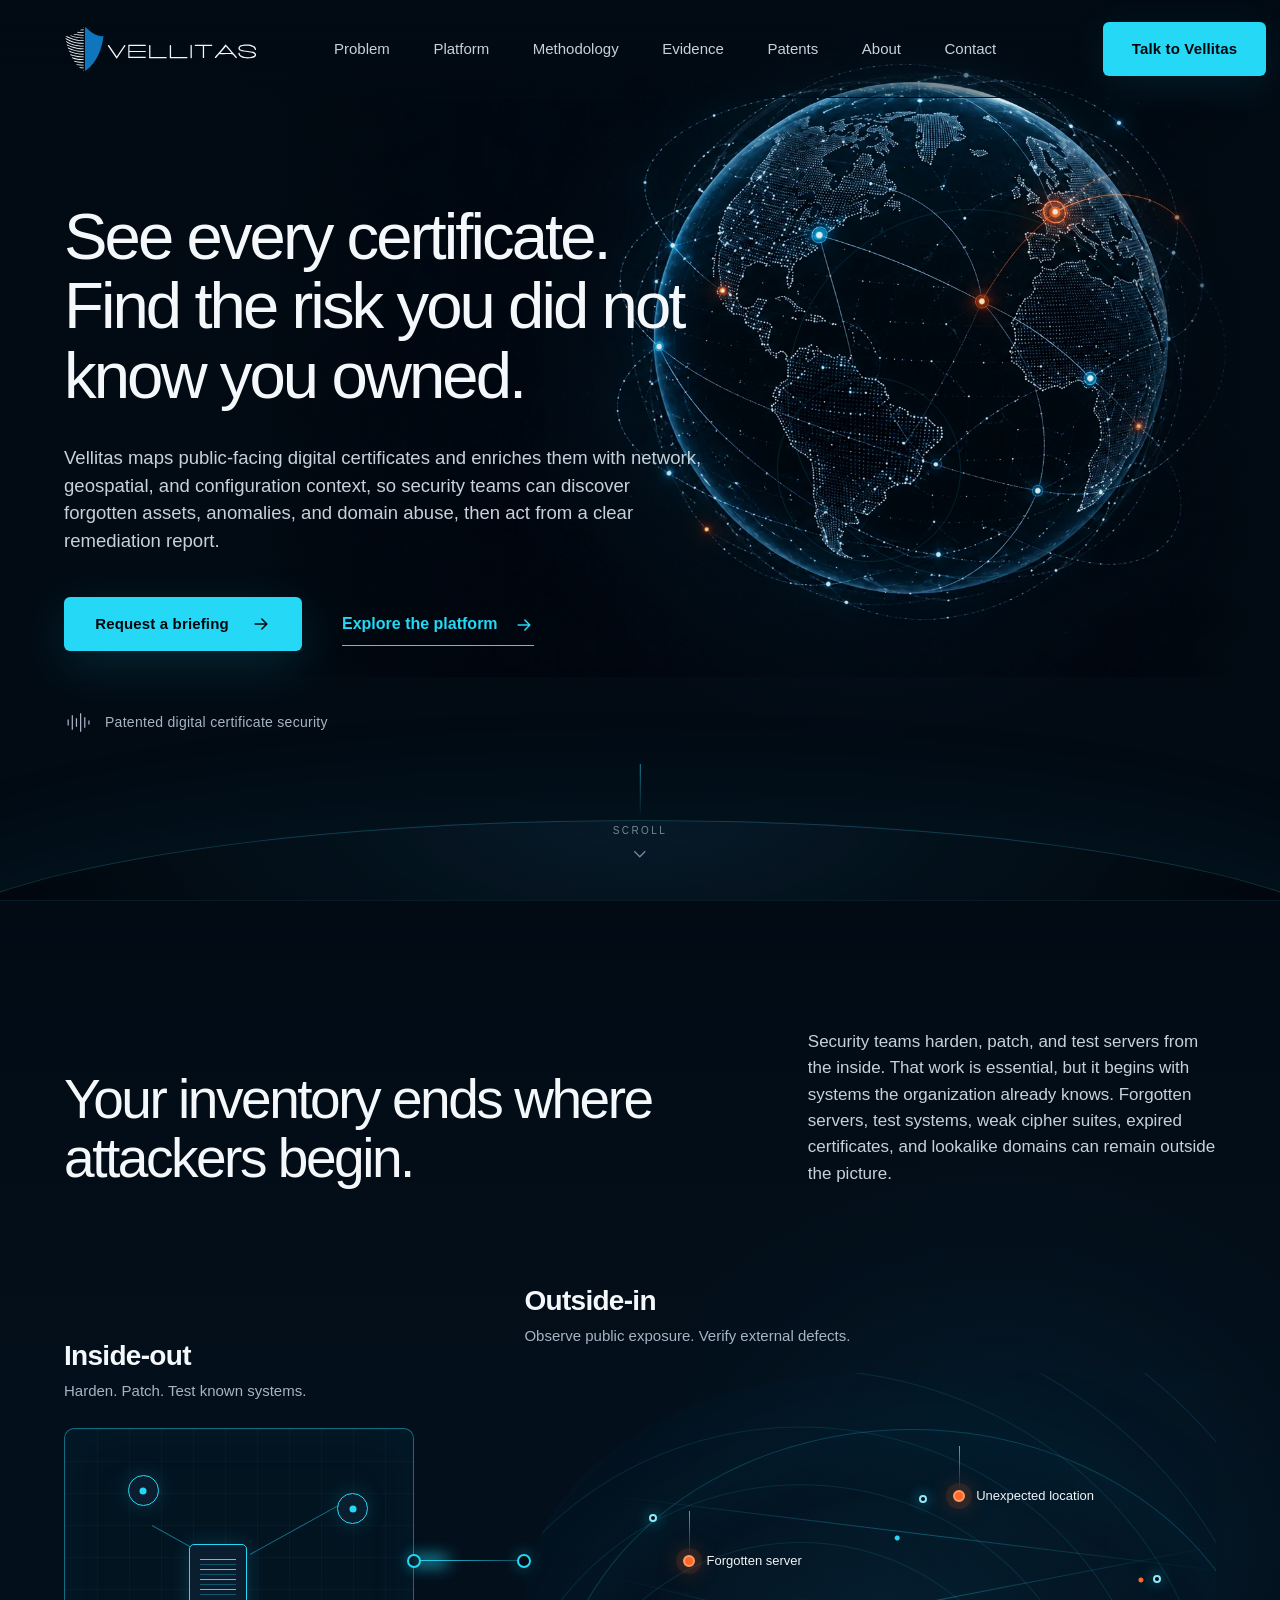
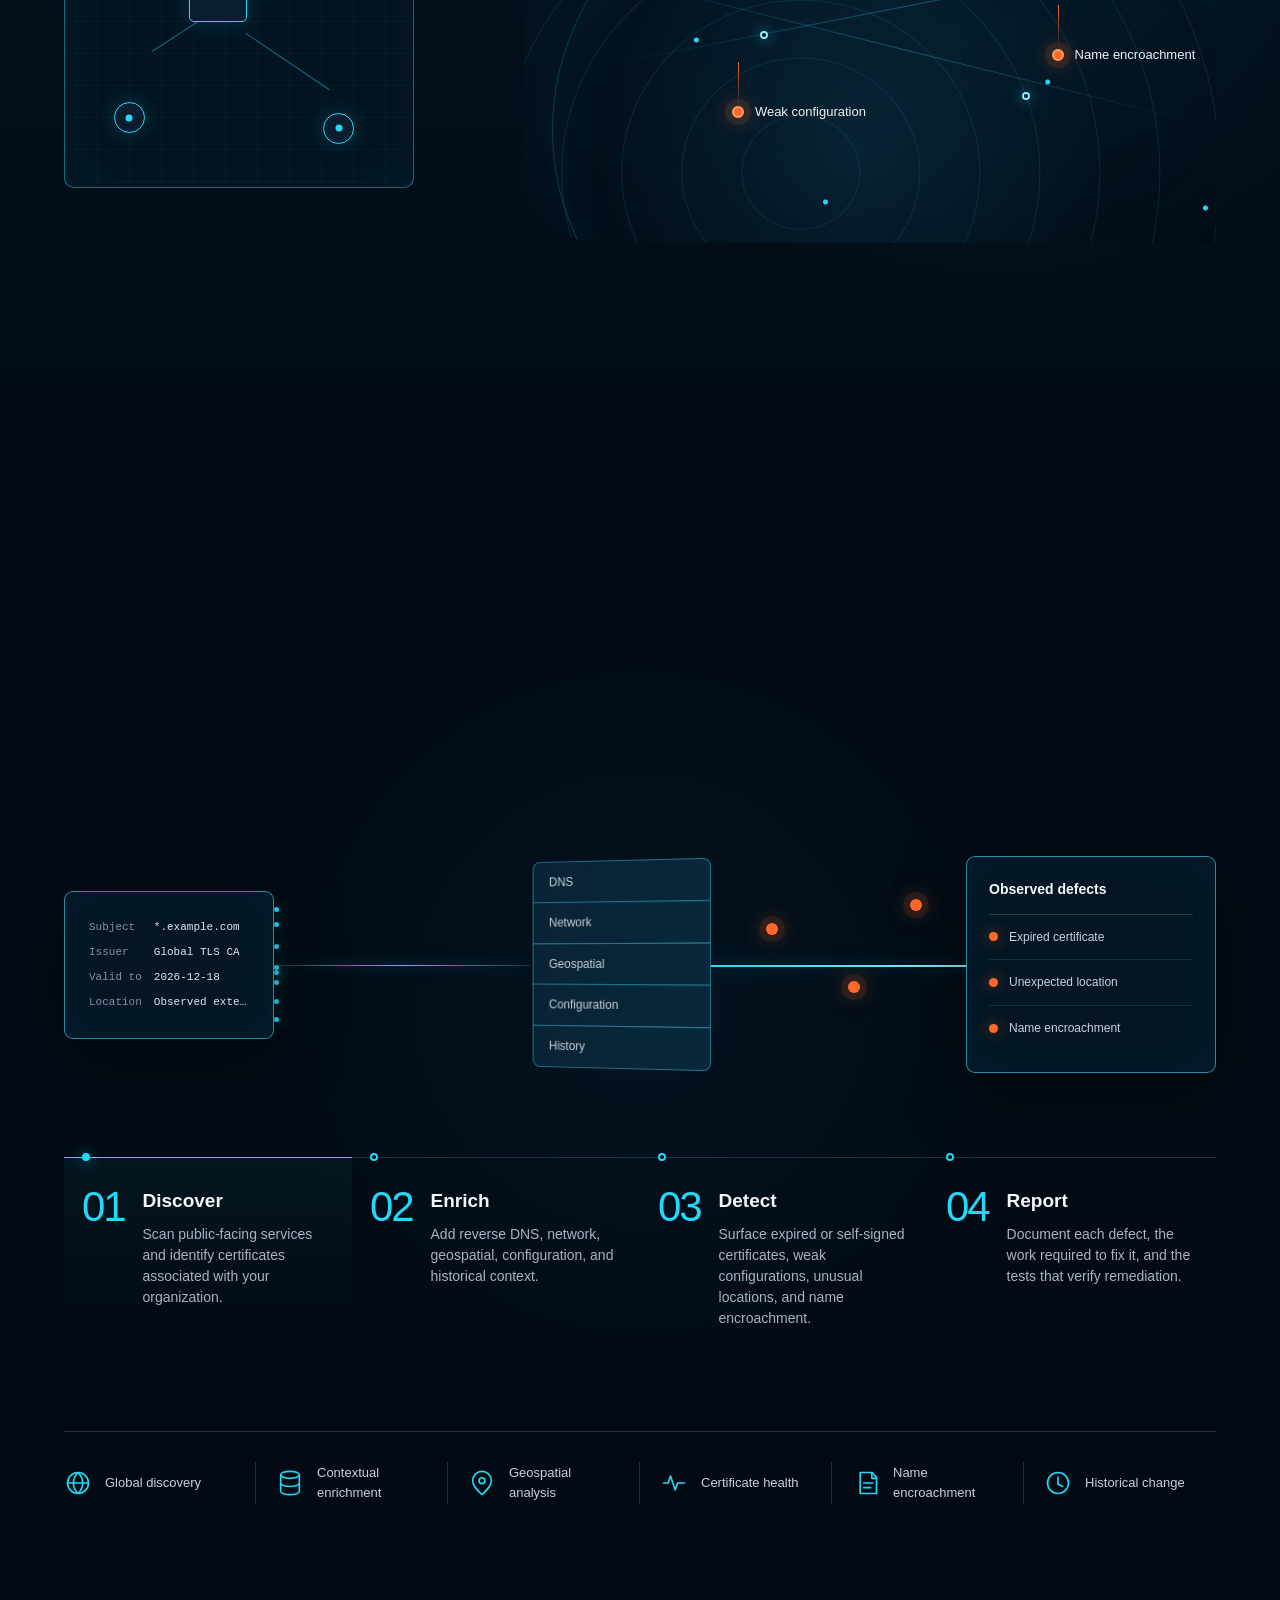
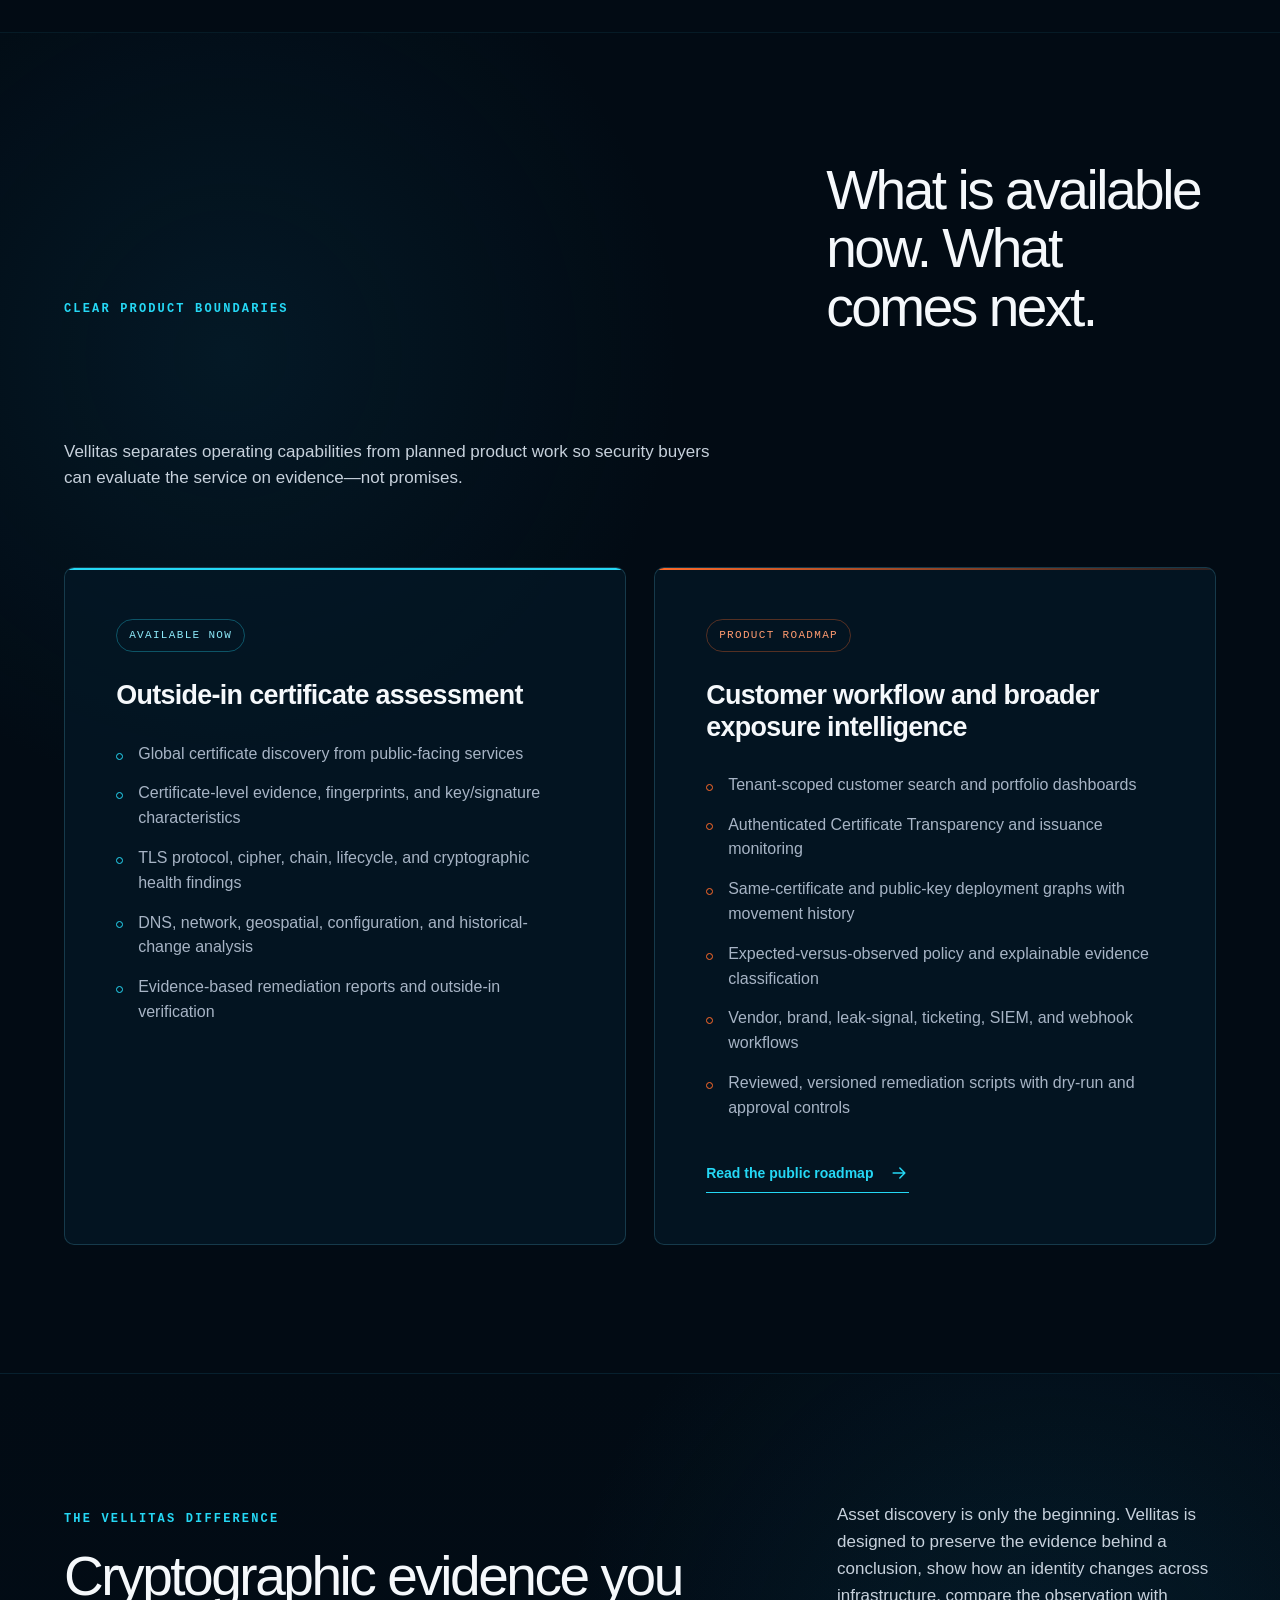
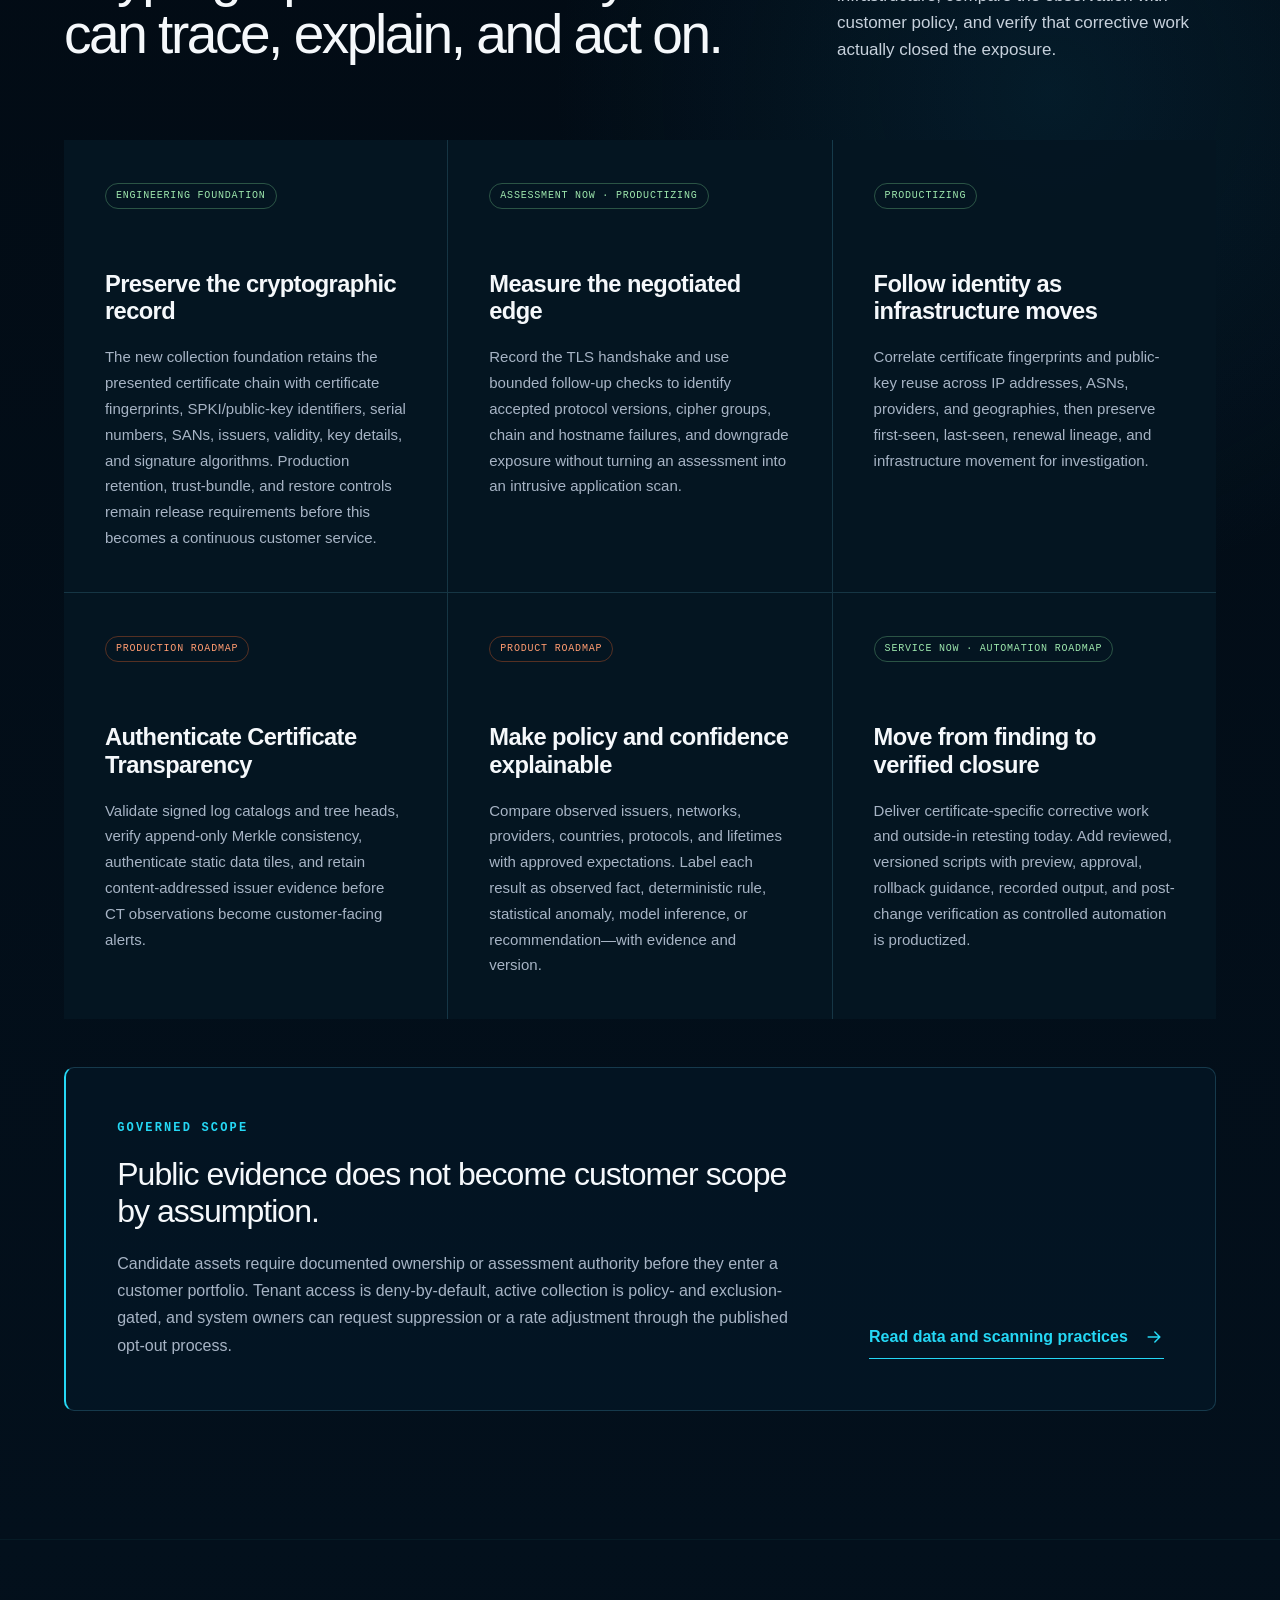
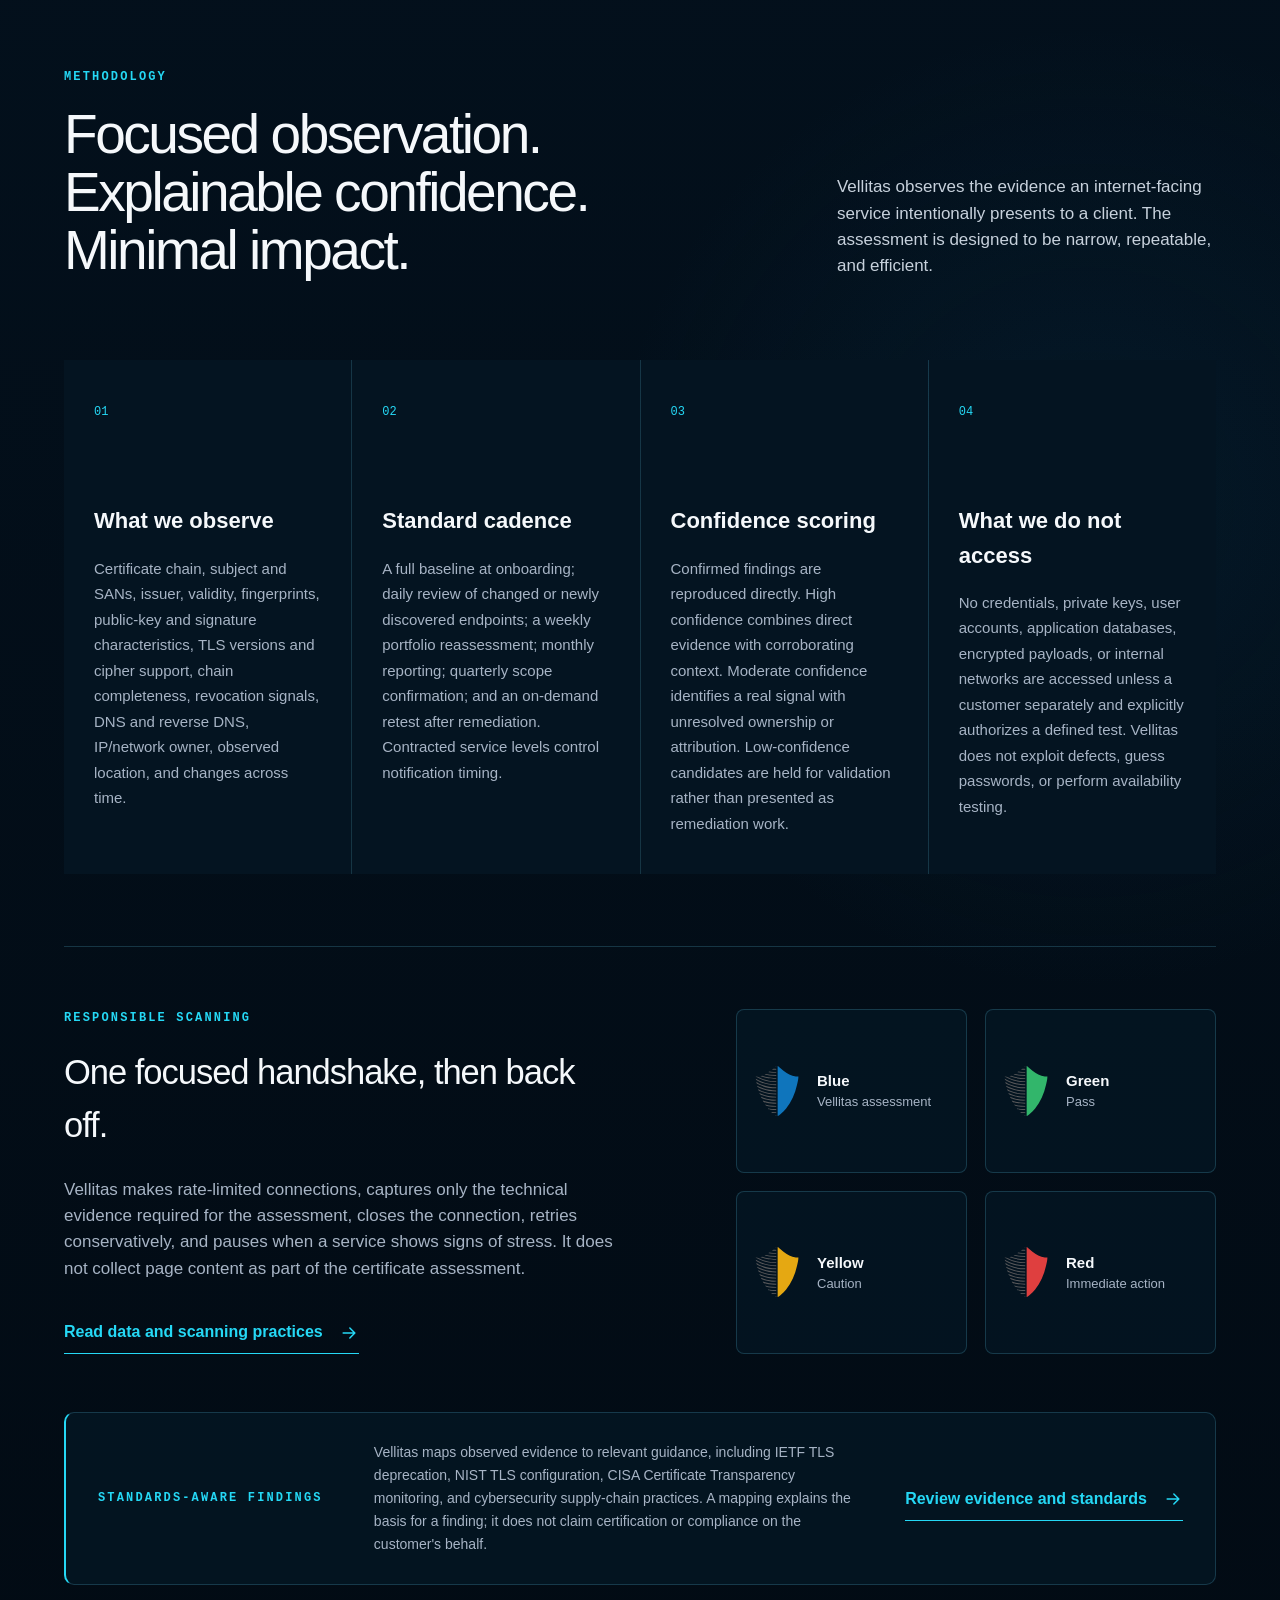
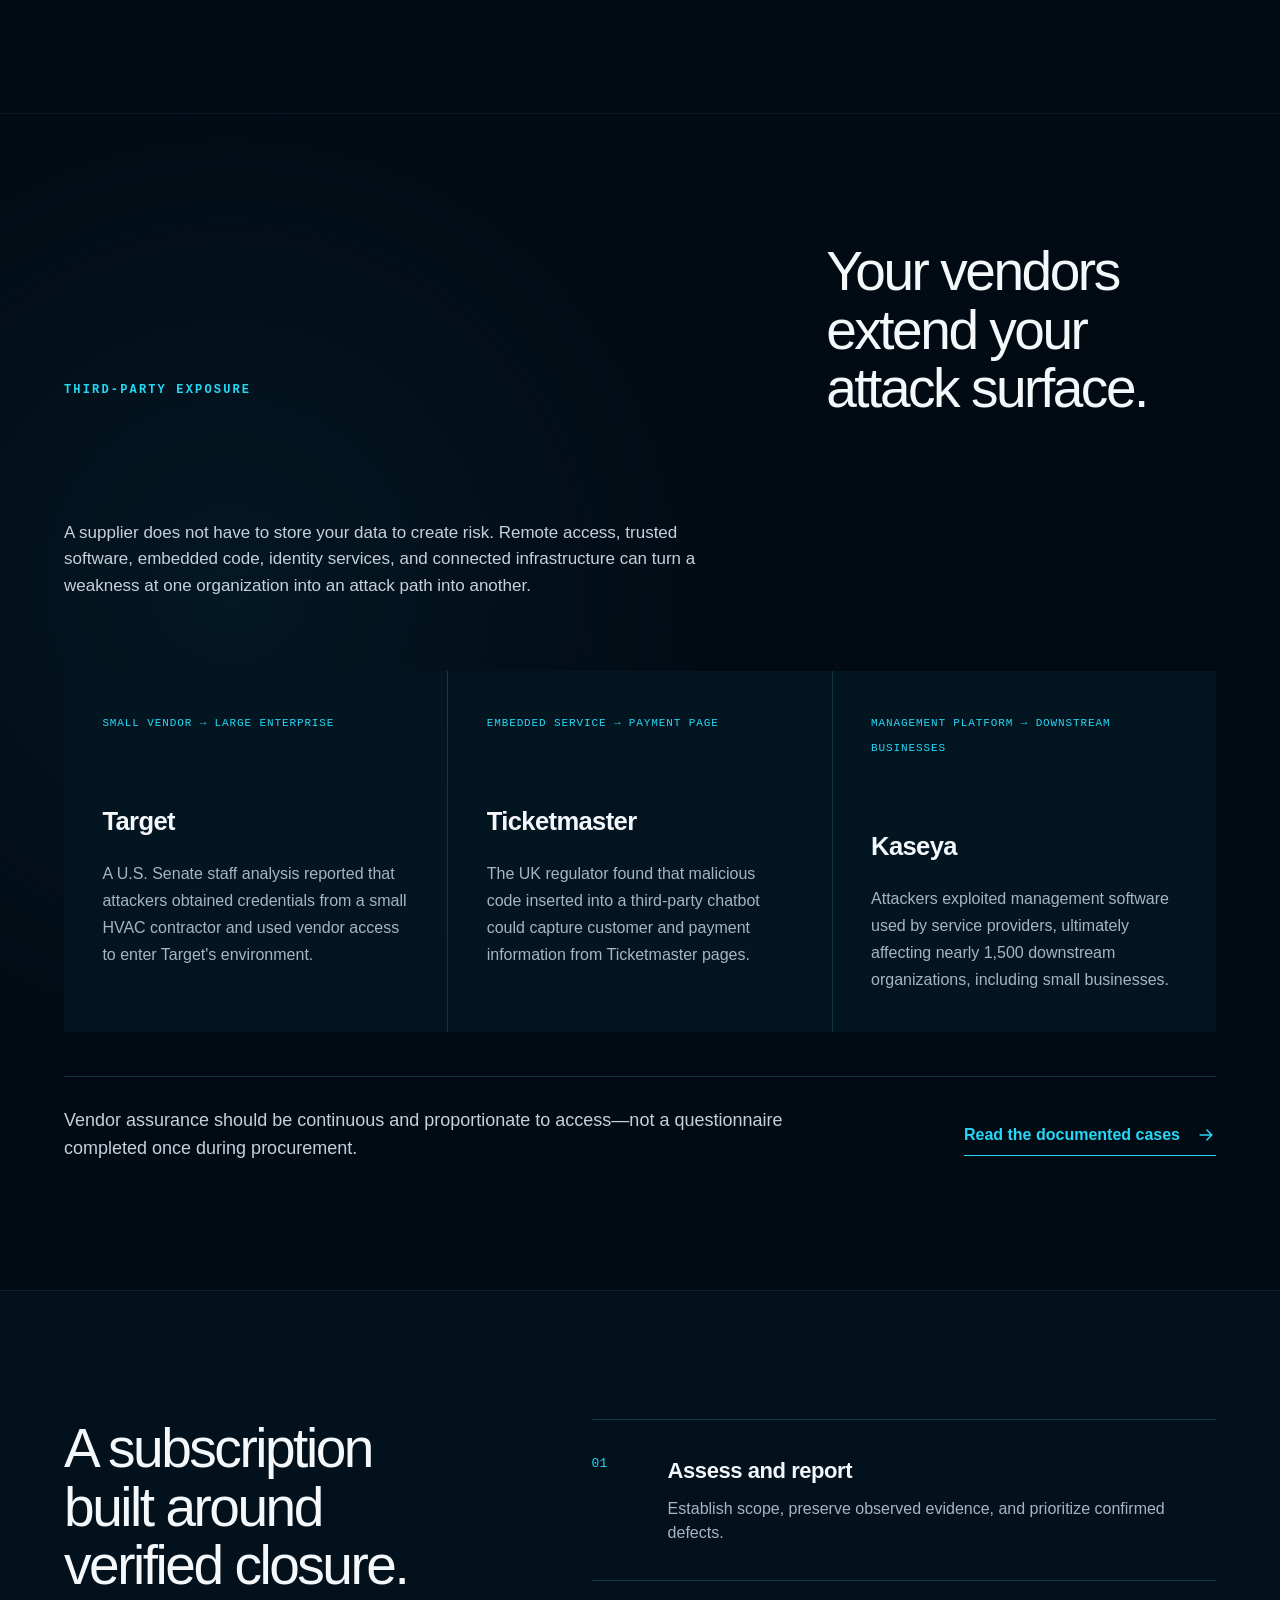
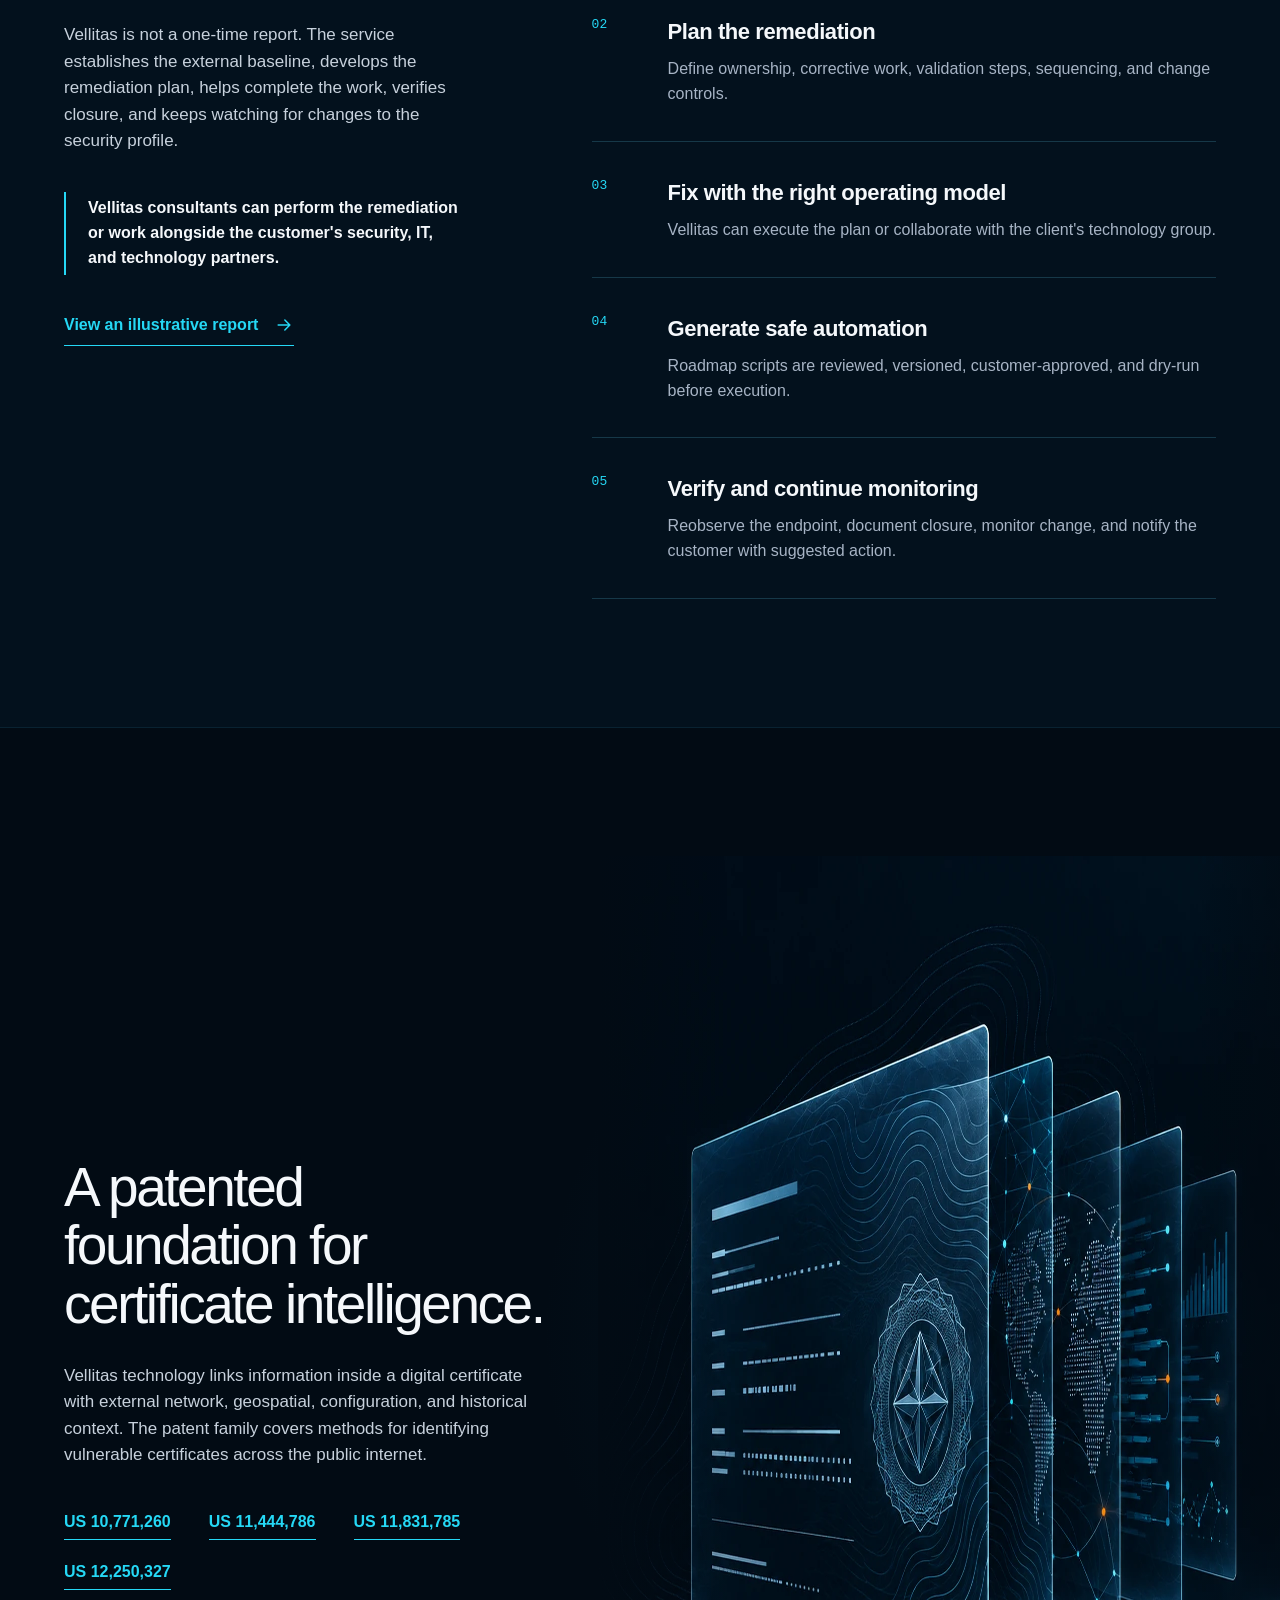
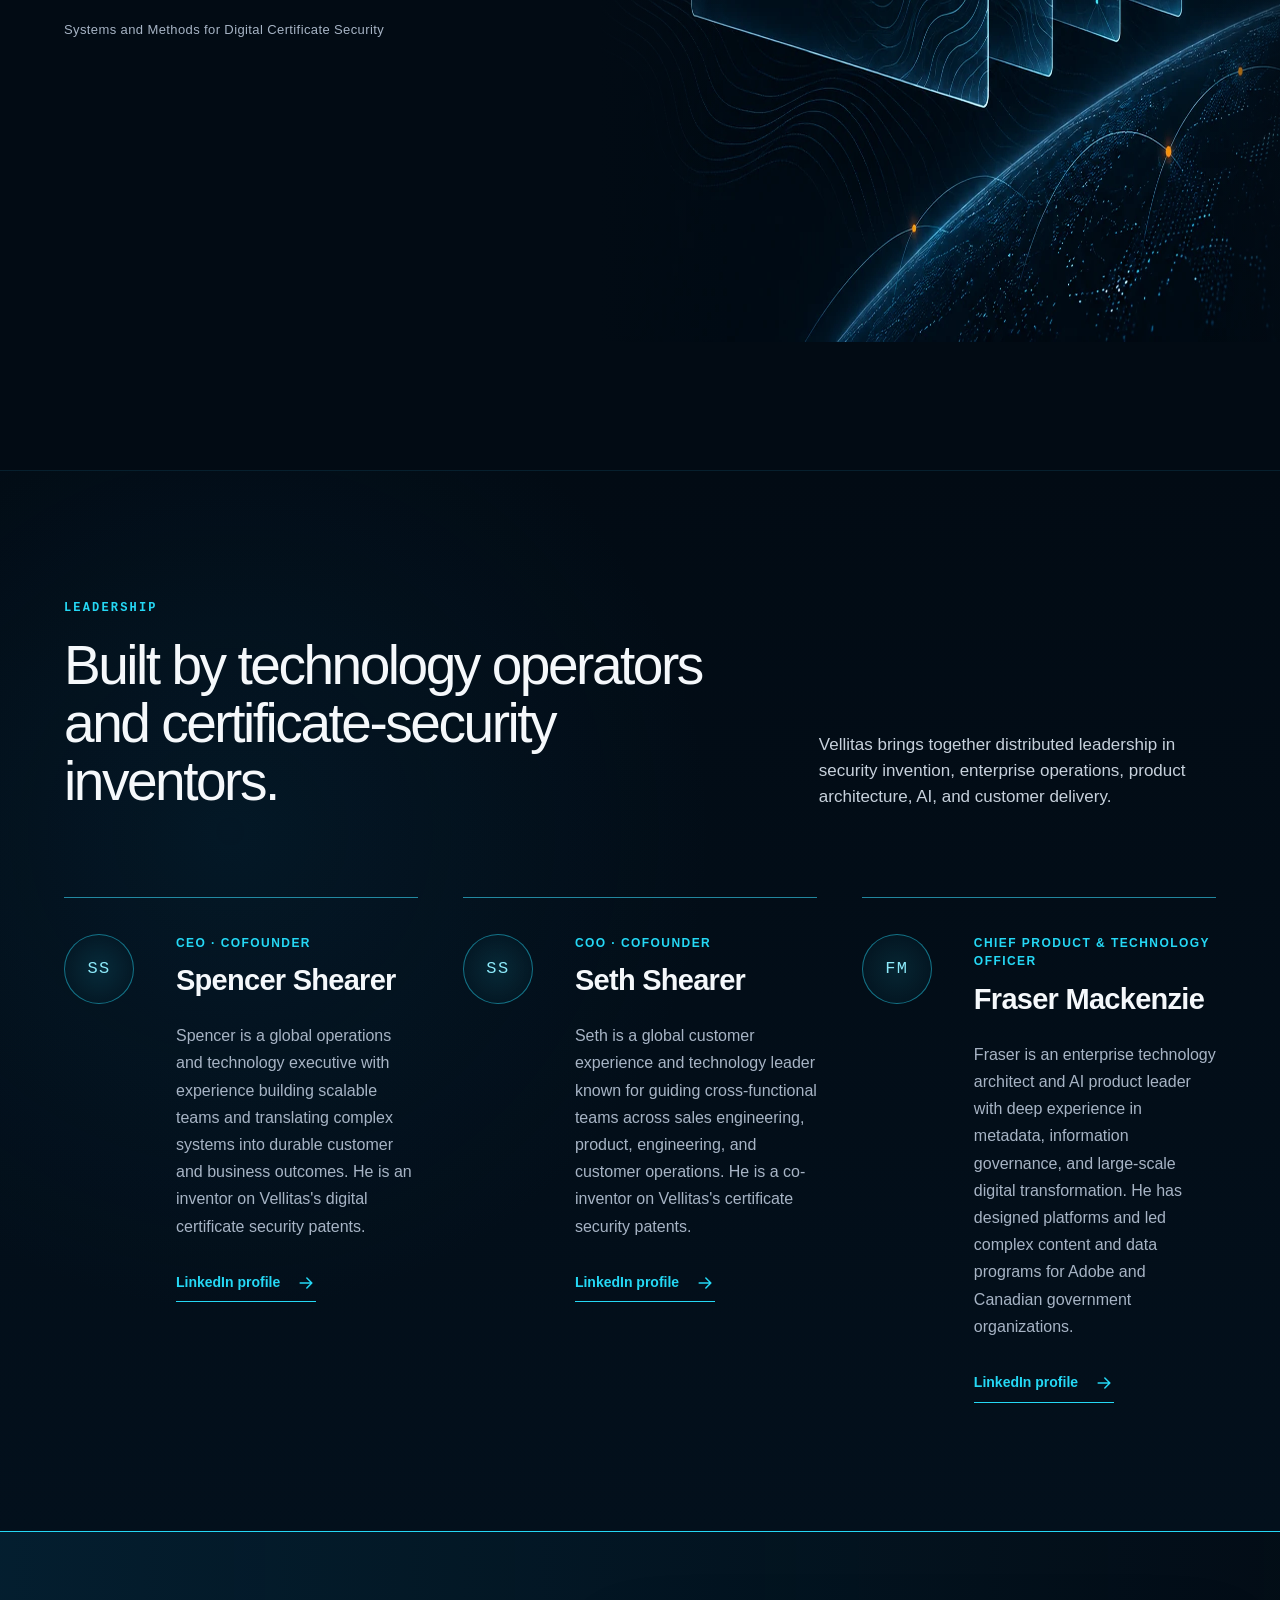
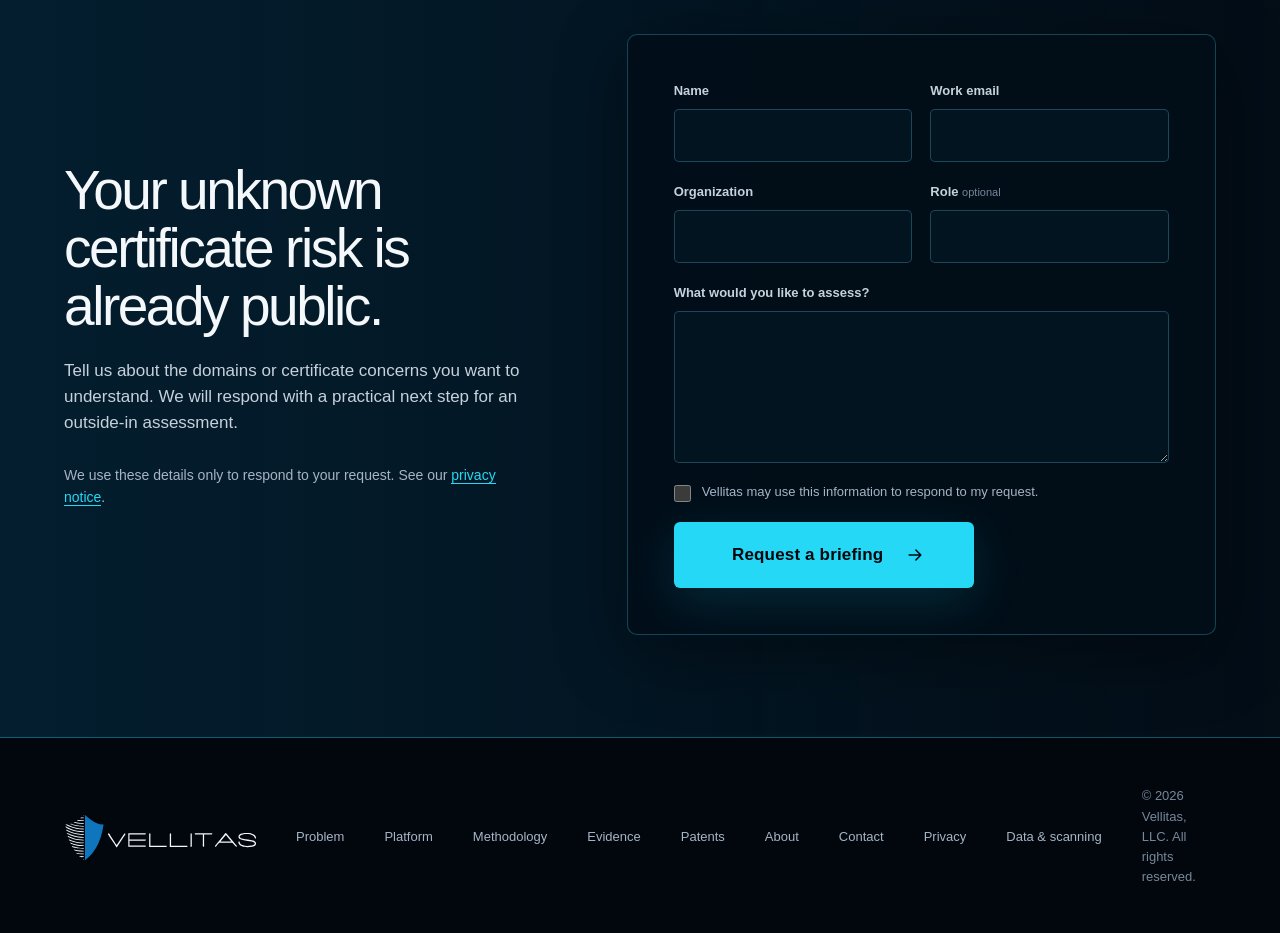
<file: index.html>
<!doctype html>
<html lang="en">
  <head>
    <meta charset="UTF-8" />
    <meta name="viewport" content="width=device-width, initial-scale=1.0" />
    <meta
      name="description"
      content="Vellitas provides outside-in digital certificate intelligence, connecting public certificate evidence with network, geospatial, configuration, and historical context."
    />
    <meta name="theme-color" content="#020b14" />
    <meta property="og:type" content="website" />
    <meta property="og:url" content="https://vellitas.com/" />
    <meta property="og:title" content="Vellitas | Outside-In Digital Certificate Intelligence" />
    <meta
      property="og:description"
      content="See every certificate. Find the risk you did not know you owned."
    />
    <meta property="og:image" content="https://vellitas.com/assets/og-image.jpg?v=20260918-2" />
    <meta property="og:image:width" content="1200" />
    <meta property="og:image:height" content="630" />
    <meta property="og:image:alt" content="Vellitas outside-in certificate intelligence" />
    <meta name="twitter:card" content="summary_large_image" />
    <meta name="twitter:image" content="https://vellitas.com/assets/og-image.jpg?v=20260918-2" />
    <meta
      name="google-site-verification"
      content="zCAkWXm0l3Jgxx_Ov6rhpxJdm8j2pI6vWjhsTsdLDxc"
    />
    <link rel="canonical" href="https://vellitas.com/" />
    <link rel="icon" href="assets/favicon.svg?v=20260918-2" type="image/svg+xml" />
    <link rel="manifest" href="site.webmanifest" />
    <link rel="preload" href="assets/hero-globe.webp" as="image" type="image/webp" />
    <link rel="stylesheet" href="styles.css?v=20260920-1" />
    <title>Vellitas | Outside-In Digital Certificate Intelligence</title>
    <script type="application/ld+json">
      {
        "@context": "https://schema.org",
        "@type": "Organization",
        "name": "Vellitas, LLC",
        "url": "https://vellitas.com/",
        "logo": "https://vellitas.com/assets/vellitas-logo.svg",
        "description": "Outside-in digital certificate intelligence and security assessment.",
        "email": "contact@vellitas.com",
        "founder": [
          {
            "@type": "Person",
            "name": "Spencer Shearer",
            "jobTitle": "CEO and Cofounder",
            "sameAs": "https://www.linkedin.com/in/spencer-shearer/"
          },
          {
            "@type": "Person",
            "name": "Seth Shearer",
            "jobTitle": "COO and Cofounder",
            "sameAs": "https://www.linkedin.com/in/sethshearer/"
          }
        ],
        "employee": {
          "@type": "Person",
          "name": "Fraser Mackenzie",
          "jobTitle": "Chief Product and Technology Officer",
          "sameAs": "https://www.linkedin.com/in/fraser-mackenzie-3574531/"
        }
      }
    </script>
  </head>
  <body>
    <a class="skip-link" href="#main-content">Skip to content</a>

    <header class="site-header" data-header>
      <a class="wordmark wordmark--on-dark" href="#top" aria-label="Vellitas home">
        <img src="assets/vellitas-logo-on-dark.svg?v=20260918-2" width="1813" height="450" alt="" />
      </a>

      <button
        class="menu-toggle"
        type="button"
        aria-label="Open navigation"
        aria-expanded="false"
        aria-controls="site-navigation"
        data-menu-toggle
      >
        <span></span>
        <span></span>
      </button>

      <nav class="site-nav" id="site-navigation" aria-label="Primary navigation" data-menu>
        <a href="#problem">Problem</a>
        <a href="#platform">Platform</a>
        <a href="#methodology">Methodology</a>
        <a href="evidence.html">Evidence</a>
        <a href="#patents">Patents</a>
        <a href="#about">About</a>
        <a href="#contact">Contact</a>
      </nav>

      <div class="header-actions">
        <a class="button button--header" href="#contact">Talk to Vellitas</a>
      </div>
    </header>

    <main id="main-content">
      <section class="hero" id="top" aria-labelledby="hero-heading">
        <div class="hero__art" aria-hidden="true">
          <img
            src="assets/hero-globe.webp"
            width="1585"
            height="992"
            alt=""
            fetchpriority="high"
          />
          <span class="orbit orbit--one"></span>
          <span class="orbit orbit--two"></span>
        </div>

        <div class="hero__content reveal">
          <h1 id="hero-heading">See every certificate. Find the risk you did not know you owned.</h1>
          <p>
            Vellitas maps public-facing digital certificates and enriches them with network,
            geospatial, and configuration context, so security teams can discover forgotten assets,
            anomalies, and domain abuse, then act from a clear remediation report.
          </p>

          <div class="hero__actions">
            <a class="button button--primary" href="#contact">
              Request a briefing
              <svg viewBox="0 0 24 24" aria-hidden="true">
                <path d="M5 12h13M13 6l6 6-6 6" />
              </svg>
            </a>
            <a class="text-link" href="#platform">
              Explore the platform
              <svg viewBox="0 0 24 24" aria-hidden="true">
                <path d="M5 12h13M13 6l6 6-6 6" />
              </svg>
            </a>
          </div>

          <a class="proof-link" href="#patents">
            <svg viewBox="0 0 26 26" aria-hidden="true">
              <path d="M4 16V10M8 20V6M12 17V9M16 22V4M20 18V8M24 15v-4" />
            </svg>
            Patented digital certificate security
          </a>
        </div>

        <a class="scroll-cue" href="#problem" aria-label="Continue to the problem">
          <span>Scroll</span>
          <svg viewBox="0 0 24 24" aria-hidden="true"><path d="m6 9 6 6 6-6" /></svg>
        </a>
      </section>

      <section class="problem section" id="problem" aria-labelledby="problem-heading">
        <div class="section-shell">
          <div class="problem__intro reveal">
            <h2 id="problem-heading">Your inventory ends where attackers begin.</h2>
            <p>
              Security teams harden, patch, and test servers from the inside. That work is
              essential, but it begins with systems the organization already knows. Forgotten
              servers, test systems, weak cipher suites, expired certificates, and lookalike
              domains can remain outside the picture.
            </p>
          </div>

          <div class="exposure-comparison reveal" aria-label="Inside-out and outside-in approaches">
            <div class="known-zone">
              <div class="comparison-label">
                <h3>Inside-out</h3>
                <p>Harden. Patch. Test known systems.</p>
              </div>
              <div class="known-map" aria-hidden="true">
                <span class="known-map__hub"></span>
                <span class="known-map__node known-map__node--one"></span>
                <span class="known-map__node known-map__node--two"></span>
                <span class="known-map__node known-map__node--three"></span>
                <span class="known-map__node known-map__node--four"></span>
                <span class="known-map__line known-map__line--one"></span>
                <span class="known-map__line known-map__line--two"></span>
                <span class="known-map__line known-map__line--three"></span>
                <span class="known-map__line known-map__line--four"></span>
              </div>
            </div>

            <div class="scan-bridge" aria-hidden="true"><span></span></div>

            <div class="external-zone">
              <div class="comparison-label">
                <h3>Outside-in</h3>
                <p>Observe public exposure. Verify external defects.</p>
              </div>
              <div class="signal-field" aria-hidden="true">
                <span class="field-line field-line--one"></span>
                <span class="field-line field-line--two"></span>
                <span class="field-line field-line--three"></span>
                <span class="field-dot field-dot--one"></span>
                <span class="field-dot field-dot--two"></span>
                <span class="field-dot field-dot--three"></span>
                <span class="field-dot field-dot--four"></span>
                <span class="field-dot field-dot--five"></span>
                <span class="risk-point risk-point--one"><b></b><em>Forgotten server</em></span>
                <span class="risk-point risk-point--two"><b></b><em>Unexpected location</em></span>
                <span class="risk-point risk-point--three"><b></b><em>Weak configuration</em></span>
                <span class="risk-point risk-point--four"><b></b><em>Name encroachment</em></span>
              </div>
            </div>
          </div>

          <p class="problem__statement reveal">
            <strong>Vellitas complements internal security</strong> by assessing the public attack
            surface the way an external observer sees it.
          </p>
        </div>
      </section>

      <section class="platform section" id="platform" aria-labelledby="platform-heading">
        <div class="section-shell">
          <div class="platform__intro reveal">
            <h2 id="platform-heading">Certificate intelligence, built from the outside in.</h2>
            <p>
              Vellitas turns public certificate evidence into a focused security assessment and a
              practical remediation report.
            </p>
          </div>

          <div class="evidence-flow reveal" data-evidence-flow>
            <div class="evidence-flow__track" aria-hidden="true">
              <div class="certificate-sample">
                <span>Subject</span><b>*.example.com</b>
                <span>Issuer</span><b>Global TLS CA</b>
                <span>Valid to</span><b>2026-12-18</b>
                <span>Location</span><b>Observed externally</b>
              </div>
              <div class="data-stream">
                <i></i><i></i><i></i><i></i><i></i><i></i><i></i><i></i>
              </div>
              <div class="context-layers">
                <span>DNS</span><span>Network</span><span>Geospatial</span><span>Configuration</span><span>History</span>
              </div>
              <div class="anomaly-stream"><i></i><i></i><i></i></div>
              <div class="finding-list">
                <strong>Observed defects</strong>
                <span><i></i>Expired certificate</span>
                <span><i></i>Unexpected location</span>
                <span><i></i>Name encroachment</span>
              </div>
            </div>

            <ol class="process-steps">
              <li class="process-step is-active" data-stage="discover">
                <button type="button" aria-pressed="true">
                  <span class="process-step__number">01</span>
                  <span class="process-step__copy">
                    <strong>Discover</strong>
                    <small>Scan public-facing services and identify certificates associated with your organization.</small>
                  </span>
                </button>
              </li>
              <li class="process-step" data-stage="enrich">
                <button type="button" aria-pressed="false">
                  <span class="process-step__number">02</span>
                  <span class="process-step__copy">
                    <strong>Enrich</strong>
                    <small>Add reverse DNS, network, geospatial, configuration, and historical context.</small>
                  </span>
                </button>
              </li>
              <li class="process-step" data-stage="detect">
                <button type="button" aria-pressed="false">
                  <span class="process-step__number">03</span>
                  <span class="process-step__copy">
                    <strong>Detect</strong>
                    <small>Surface expired or self-signed certificates, weak configurations, unusual locations, and name encroachment.</small>
                  </span>
                </button>
              </li>
              <li class="process-step" data-stage="report">
                <button type="button" aria-pressed="false">
                  <span class="process-step__number">04</span>
                  <span class="process-step__copy">
                    <strong>Report</strong>
                    <small>Document each defect, the work required to fix it, and the tests that verify remediation.</small>
                  </span>
                </button>
              </li>
            </ol>
          </div>

          <ul class="capability-rail reveal" aria-label="Platform capabilities">
            <li>
              <svg viewBox="0 0 24 24" aria-hidden="true"><circle cx="12" cy="12" r="9" /><path d="M3 12h18M12 3c3 3 4 6 4 9s-1 6-4 9c-3-3-4-6-4-9s1-6 4-9Z" /></svg>
              Global discovery
            </li>
            <li>
              <svg viewBox="0 0 24 24" aria-hidden="true"><ellipse cx="12" cy="5" rx="8" ry="3" /><path d="M4 5v7c0 1.7 3.6 3 8 3s8-1.3 8-3V5M4 12v7c0 1.7 3.6 3 8 3s8-1.3 8-3v-7" /></svg>
              Contextual enrichment
            </li>
            <li>
              <svg viewBox="0 0 24 24" aria-hidden="true"><path d="M20 10c0 5-8 12-8 12S4 15 4 10a8 8 0 1 1 16 0Z" /><circle cx="12" cy="10" r="2.5" /></svg>
              Geospatial analysis
            </li>
            <li>
              <svg viewBox="0 0 24 24" aria-hidden="true"><path d="M3 12h4l2-6 4 12 2-6h6" /></svg>
              Certificate health
            </li>
            <li>
              <svg viewBox="0 0 24 24" aria-hidden="true"><path d="M7 3h10l4 4v14H7z" /><path d="M17 3v5h4M10 12h8M10 16h6" /></svg>
              Name encroachment
            </li>
            <li>
              <svg viewBox="0 0 24 24" aria-hidden="true"><circle cx="12" cy="12" r="9" /><path d="M12 7v6l4 2" /></svg>
              Historical change
            </li>
          </ul>
        </div>
      </section>

      <section class="capability-status section" aria-labelledby="capability-status-heading">
        <div class="section-shell">
          <div class="section-heading reveal">
            <p class="eyebrow">Clear product boundaries</p>
            <h2 id="capability-status-heading">What is available now. What comes next.</h2>
            <p>
              Vellitas separates operating capabilities from planned product work so security
              buyers can evaluate the service on evidence—not promises.
            </p>
          </div>

          <div class="capability-status__grid">
            <article class="capability-panel capability-panel--current reveal">
              <span class="capability-panel__label">Available now</span>
              <h3>Outside-in certificate assessment</h3>
              <ul>
                <li>Global certificate discovery from public-facing services</li>
                <li>Certificate-level evidence, fingerprints, and key/signature characteristics</li>
                <li>TLS protocol, cipher, chain, lifecycle, and cryptographic health findings</li>
                <li>DNS, network, geospatial, configuration, and historical-change analysis</li>
                <li>Evidence-based remediation reports and outside-in verification</li>
              </ul>
            </article>

            <article class="capability-panel capability-panel--roadmap reveal">
              <span class="capability-panel__label">Product roadmap</span>
              <h3>Customer workflow and broader exposure intelligence</h3>
              <ul>
                <li>Tenant-scoped customer search and portfolio dashboards</li>
                <li>Authenticated Certificate Transparency and issuance monitoring</li>
                <li>Same-certificate and public-key deployment graphs with movement history</li>
                <li>Expected-versus-observed policy and explainable evidence classification</li>
                <li>Vendor, brand, leak-signal, ticketing, SIEM, and webhook workflows</li>
                <li>Reviewed, versioned remediation scripts with dry-run and approval controls</li>
              </ul>
              <a class="text-link" href="https://github.com/vellitas/vellitas-website/blob/main/docs/PRODUCT-ROADMAP.md" target="_blank" rel="noopener noreferrer">
                Read the public roadmap
                <svg viewBox="0 0 24 24" aria-hidden="true"><path d="M5 12h13M13 6l6 6-6 6" /></svg>
              </a>
            </article>
          </div>
        </div>
      </section>

      <section class="evidence-depth section" id="evidence-depth" aria-labelledby="evidence-depth-heading">
        <div class="section-shell">
          <div class="evidence-depth__intro reveal">
            <div>
              <p class="eyebrow">The Vellitas difference</p>
              <h2 id="evidence-depth-heading">Cryptographic evidence you can trace, explain, and act on.</h2>
            </div>
            <p>
              Asset discovery is only the beginning. Vellitas is designed to preserve the evidence
              behind a conclusion, show how an identity changes across infrastructure, compare the
              observation with customer policy, and verify that corrective work actually closed the
              exposure.
            </p>
          </div>

          <div class="evidence-depth__grid">
            <article class="evidence-depth__card reveal">
              <span class="evidence-depth__status evidence-depth__status--building">Engineering foundation</span>
              <h3>Preserve the cryptographic record</h3>
              <p>
                The new collection foundation retains the presented certificate chain with certificate fingerprints,
                SPKI/public-key identifiers, serial numbers, SANs, issuers, validity, key details,
                and signature algorithms. Production retention, trust-bundle, and restore controls
                remain release requirements before this becomes a continuous customer service.
              </p>
            </article>

            <article class="evidence-depth__card reveal">
              <span class="evidence-depth__status evidence-depth__status--building">Assessment now · productizing</span>
              <h3>Measure the negotiated edge</h3>
              <p>
                Record the TLS handshake and use bounded follow-up checks to identify accepted
                protocol versions, cipher groups, chain and hostname failures, and downgrade
                exposure without turning an assessment into an intrusive application scan.
              </p>
            </article>

            <article class="evidence-depth__card reveal">
              <span class="evidence-depth__status evidence-depth__status--building">Productizing</span>
              <h3>Follow identity as infrastructure moves</h3>
              <p>
                Correlate certificate fingerprints and public-key reuse across IP addresses, ASNs,
                providers, and geographies, then preserve first-seen, last-seen, renewal lineage,
                and infrastructure movement for investigation.
              </p>
            </article>

            <article class="evidence-depth__card reveal">
              <span class="evidence-depth__status evidence-depth__status--roadmap">Production roadmap</span>
              <h3>Authenticate Certificate Transparency</h3>
              <p>
                Validate signed log catalogs and tree heads, verify append-only Merkle consistency,
                authenticate static data tiles, and retain content-addressed issuer evidence before
                CT observations become customer-facing alerts.
              </p>
            </article>

            <article class="evidence-depth__card reveal">
              <span class="evidence-depth__status evidence-depth__status--roadmap">Product roadmap</span>
              <h3>Make policy and confidence explainable</h3>
              <p>
                Compare observed issuers, networks, providers, countries, protocols, and lifetimes
                with approved expectations. Label each result as observed fact, deterministic rule,
                statistical anomaly, model inference, or recommendation—with evidence and version.
              </p>
            </article>

            <article class="evidence-depth__card reveal">
              <span class="evidence-depth__status evidence-depth__status--building">Service now · automation roadmap</span>
              <h3>Move from finding to verified closure</h3>
              <p>
                Deliver certificate-specific corrective work and outside-in retesting today. Add
                reviewed, versioned scripts with preview, approval, rollback guidance, recorded
                output, and post-change verification as controlled automation is productized.
              </p>
            </article>
          </div>

          <aside class="scope-assurance reveal" aria-label="Scope and authorization controls">
            <div>
              <p class="eyebrow">Governed scope</p>
              <h3>Public evidence does not become customer scope by assumption.</h3>
              <p>
                Candidate assets require documented ownership or assessment authority before they
                enter a customer portfolio. Tenant access is deny-by-default, active collection is
                policy- and exclusion-gated, and system owners can request suppression or a rate
                adjustment through the published opt-out process.
              </p>
            </div>
            <a class="text-link" href="data-practices.html">
              Read data and scanning practices
              <svg viewBox="0 0 24 24" aria-hidden="true"><path d="M5 12h13M13 6l6 6-6 6" /></svg>
            </a>
          </aside>
        </div>
      </section>

      <section class="methodology section" id="methodology" aria-labelledby="methodology-heading">
        <div class="section-shell">
          <div class="methodology__intro reveal">
            <div>
              <p class="eyebrow">Methodology</p>
              <h2 id="methodology-heading">Focused observation. Explainable confidence. Minimal impact.</h2>
            </div>
            <p>
              Vellitas observes the evidence an internet-facing service intentionally presents to
              a client. The assessment is designed to be narrow, repeatable, and efficient.
            </p>
          </div>

          <div class="methodology__grid">
            <article class="method-card reveal">
              <span>01</span>
              <h3>What we observe</h3>
              <p>
                Certificate chain, subject and SANs, issuer, validity, fingerprints, public-key
                and signature characteristics, TLS versions and cipher support, chain completeness,
                revocation signals, DNS and reverse DNS, IP/network owner, observed location, and
                changes across time.
              </p>
            </article>
            <article class="method-card reveal">
              <span>02</span>
              <h3>Standard cadence</h3>
              <p>
                A full baseline at onboarding; daily review of changed or newly discovered
                endpoints; a weekly portfolio reassessment; monthly reporting; quarterly scope
                confirmation; and an on-demand retest after remediation. Contracted service levels
                control notification timing.
              </p>
            </article>
            <article class="method-card reveal">
              <span>03</span>
              <h3>Confidence scoring</h3>
              <p>
                Confirmed findings are reproduced directly. High confidence combines direct
                evidence with corroborating context. Moderate confidence identifies a real signal
                with unresolved ownership or attribution. Low-confidence candidates are held for
                validation rather than presented as remediation work.
              </p>
            </article>
            <article class="method-card reveal">
              <span>04</span>
              <h3>What we do not access</h3>
              <p>
                No credentials, private keys, user accounts, application databases, encrypted
                payloads, or internal networks are accessed unless a customer separately and
                explicitly authorizes a defined test. Vellitas does not exploit defects, guess
                passwords, or perform availability testing.
              </p>
            </article>
          </div>

          <div class="scan-principle reveal">
            <div>
              <p class="eyebrow">Responsible scanning</p>
              <h3>One focused handshake, then back off.</h3>
              <p>
                Vellitas makes rate-limited connections, captures only the technical evidence
                required for the assessment, closes the connection, retries conservatively, and
                pauses when a service shows signs of stress. It does not collect page content as
                part of the certificate assessment.
              </p>
              <a class="text-link" href="data-practices.html">
                Read data and scanning practices
                <svg viewBox="0 0 24 24" aria-hidden="true"><path d="M5 12h13M13 6l6 6-6 6" /></svg>
              </a>
            </div>

            <div class="status-legend" aria-label="Vellitas assessment status legend">
              <div><img src="assets/vellitas-shield-blue.svg?v=20260918-2" alt="" /><span><strong>Blue</strong>Vellitas assessment</span></div>
              <div><img src="assets/vellitas-shield-green.svg?v=20260918-2" alt="" /><span><strong>Green</strong>Pass</span></div>
              <div><img src="assets/vellitas-shield-yellow.svg?v=20260918-2" alt="" /><span><strong>Yellow</strong>Caution</span></div>
              <div><img src="assets/vellitas-shield-red.svg?v=20260918-2" alt="" /><span><strong>Red</strong>Immediate action</span></div>
            </div>
          </div>

          <aside class="standards-note reveal" aria-label="Assessment standards">
            <p class="eyebrow">Standards-aware findings</p>
            <p>
              Vellitas maps observed evidence to relevant guidance, including IETF TLS deprecation,
              NIST TLS configuration, CISA Certificate Transparency monitoring, and cybersecurity
              supply-chain practices. A mapping explains the basis for a finding; it does not claim
              certification or compliance on the customer's behalf.
            </p>
            <a class="text-link" href="evidence.html#standards">
              Review evidence and standards
              <svg viewBox="0 0 24 24" aria-hidden="true"><path d="M5 12h13M13 6l6 6-6 6" /></svg>
            </a>
          </aside>
        </div>
      </section>

      <section class="vendor-risk section" aria-labelledby="vendor-risk-heading">
        <div class="section-shell">
          <div class="section-heading reveal">
            <p class="eyebrow">Third-party exposure</p>
            <h2 id="vendor-risk-heading">Your vendors extend your attack surface.</h2>
            <p>
              A supplier does not have to store your data to create risk. Remote access, trusted
              software, embedded code, identity services, and connected infrastructure can turn a
              weakness at one organization into an attack path into another.
            </p>
          </div>

          <div class="vendor-risk__grid">
            <article class="vendor-case reveal">
              <span>Small vendor → large enterprise</span>
              <h3>Target</h3>
              <p>
                A U.S. Senate staff analysis reported that attackers obtained credentials from a
                small HVAC contractor and used vendor access to enter Target's environment.
              </p>
            </article>
            <article class="vendor-case reveal">
              <span>Embedded service → payment page</span>
              <h3>Ticketmaster</h3>
              <p>
                The UK regulator found that malicious code inserted into a third-party chatbot
                could capture customer and payment information from Ticketmaster pages.
              </p>
            </article>
            <article class="vendor-case reveal">
              <span>Management platform → downstream businesses</span>
              <h3>Kaseya</h3>
              <p>
                Attackers exploited management software used by service providers, ultimately
                affecting nearly 1,500 downstream organizations, including small businesses.
              </p>
            </article>
          </div>

          <div class="vendor-risk__footer reveal">
            <p>
              Vendor assurance should be continuous and proportionate to access—not a questionnaire
              completed once during procurement.
            </p>
            <a class="text-link" href="evidence.html">
              Read the documented cases
              <svg viewBox="0 0 24 24" aria-hidden="true"><path d="M5 12h13M13 6l6 6-6 6" /></svg>
            </a>
          </div>
        </div>
      </section>

      <section class="outcomes section" aria-labelledby="outcomes-heading">
        <div class="section-shell outcomes__layout">
          <div class="outcomes__intro reveal">
            <h2 id="outcomes-heading">A subscription built around verified closure.</h2>
            <p>
              Vellitas is not a one-time report. The service establishes the external baseline,
              develops the remediation plan, helps complete the work, verifies closure, and keeps
              watching for changes to the security profile.
            </p>
            <p class="report-handoff">
              Vellitas consultants can perform the remediation or work alongside the customer's
              security, IT, and technology partners.
            </p>
            <a class="text-link report-link" href="sample-report.html">
              View an illustrative report
              <svg viewBox="0 0 24 24" aria-hidden="true">
                <path d="M5 12h13M13 6l6 6-6 6" />
              </svg>
            </a>
          </div>

          <div class="outcome-lines reveal">
            <article>
              <span>01</span>
              <div>
                <h3>Assess and report</h3>
                <p>Establish scope, preserve observed evidence, and prioritize confirmed defects.</p>
              </div>
            </article>
            <article>
              <span>02</span>
              <div>
                <h3>Plan the remediation</h3>
                <p>Define ownership, corrective work, validation steps, sequencing, and change controls.</p>
              </div>
            </article>
            <article>
              <span>03</span>
              <div>
                <h3>Fix with the right operating model</h3>
                <p>Vellitas can execute the plan or collaborate with the client's technology group.</p>
              </div>
            </article>
            <article>
              <span>04</span>
              <div>
                <h3>Generate safe automation</h3>
                <p>Roadmap scripts are reviewed, versioned, customer-approved, and dry-run before execution.</p>
              </div>
            </article>
            <article>
              <span>05</span>
              <div>
                <h3>Verify and continue monitoring</h3>
                <p>Reobserve the endpoint, document closure, monitor change, and notify the customer with suggested action.</p>
              </div>
            </article>
          </div>
        </div>
      </section>

      <section class="patents section" id="patents" aria-labelledby="patents-heading">
        <div class="section-shell patents__layout">
          <div class="patents__copy reveal">
            <h2 id="patents-heading">A patented foundation for certificate intelligence.</h2>
            <p>
              Vellitas technology links information inside a digital certificate with external
              network, geospatial, configuration, and historical context. The patent family covers
              methods for identifying vulnerable certificates across the public internet.
            </p>

            <div class="patent-links" aria-label="Vellitas patent records">
              <a href="https://patents.google.com/patent/US10771260B2/en" target="_blank" rel="noopener noreferrer">US 10,771,260</a>
              <a href="https://patents.google.com/patent/US11444786B2/en" target="_blank" rel="noopener noreferrer">US 11,444,786</a>
              <a href="https://patents.google.com/patent/US11831785B2/en" target="_blank" rel="noopener noreferrer">US 11,831,785</a>
              <a href="https://patents.google.com/patent/US12250327B2/en" target="_blank" rel="noopener noreferrer">US 12,250,327</a>
            </div>
            <p class="patent-title">Systems and Methods for Digital Certificate Security</p>
          </div>

          <div class="patents__art reveal" aria-hidden="true">
            <img
              src="assets/patent-layers.webp"
              width="1450"
              height="1086"
              loading="lazy"
              alt=""
            />
          </div>
        </div>
      </section>

      <section class="leadership section" id="about" aria-labelledby="about-heading">
        <div class="section-shell">
          <div class="leadership__intro reveal">
            <div>
              <p class="eyebrow">Leadership</p>
              <h2 id="about-heading">Built by technology operators and certificate-security inventors.</h2>
            </div>
            <p>
              Vellitas brings together distributed leadership in security invention, enterprise
              operations, product architecture, AI, and customer delivery.
            </p>
          </div>

          <div class="leadership__grid">
            <article class="leader-card reveal">
              <div class="leader-card__mark" aria-hidden="true">SS</div>
              <div>
                <p class="leader-card__role">CEO · Cofounder</p>
                <h3>Spencer Shearer</h3>
                <p>
                  Spencer is a global operations and technology executive with experience building
                  scalable teams and translating complex systems into durable customer and business
                  outcomes. He is an inventor on Vellitas's digital certificate security patents.
                </p>
                <a
                  class="text-link leader-card__link"
                  href="https://www.linkedin.com/in/spencer-shearer/"
                  target="_blank"
                  rel="noopener noreferrer"
                >
                  LinkedIn profile
                  <svg viewBox="0 0 24 24" aria-hidden="true"><path d="M5 12h13M13 6l6 6-6 6" /></svg>
                </a>
              </div>
            </article>

            <article class="leader-card reveal">
              <div class="leader-card__mark" aria-hidden="true">SS</div>
              <div>
                <p class="leader-card__role">COO · Cofounder</p>
                <h3>Seth Shearer</h3>
                <p>
                  Seth is a global customer experience and technology leader known for guiding
                  cross-functional teams across sales engineering, product, engineering, and
                  customer operations. He is a co-inventor on Vellitas's certificate security
                  patents.
                </p>
                <a
                  class="text-link leader-card__link"
                  href="https://www.linkedin.com/in/sethshearer/"
                  target="_blank"
                  rel="noopener noreferrer"
                >
                  LinkedIn profile
                  <svg viewBox="0 0 24 24" aria-hidden="true"><path d="M5 12h13M13 6l6 6-6 6" /></svg>
                </a>
              </div>
            </article>

            <article class="leader-card reveal">
              <div class="leader-card__mark" aria-hidden="true">FM</div>
              <div>
                <p class="leader-card__role">Chief Product &amp; Technology Officer</p>
                <h3>Fraser Mackenzie</h3>
                <p>
                  Fraser is an enterprise technology architect and AI product leader with deep
                  experience in metadata, information governance, and large-scale digital
                  transformation. He has designed platforms and led complex content and data
                  programs for Adobe and Canadian government organizations.
                </p>
                <a
                  class="text-link leader-card__link"
                  href="https://www.linkedin.com/in/fraser-mackenzie-3574531/"
                  target="_blank"
                  rel="noopener noreferrer"
                >
                  LinkedIn profile
                  <svg viewBox="0 0 24 24" aria-hidden="true"><path d="M5 12h13M13 6l6 6-6 6" /></svg>
                </a>
              </div>
            </article>
          </div>
        </div>
      </section>

      <section class="contact" id="contact" aria-labelledby="contact-heading">
        <div class="contact__signal" aria-hidden="true"><i></i><i></i><i></i><i></i></div>
        <div class="section-shell contact__layout">
          <div class="reveal">
            <h2 id="contact-heading">Your unknown certificate risk is already public.</h2>
            <p>
              Tell us about the domains or certificate concerns you want to understand. We will
              respond with a practical next step for an outside-in assessment.
            </p>
            <p class="contact__privacy">
              We use these details only to respond to your request. See our
              <a href="privacy.html">privacy notice</a>.
            </p>
          </div>
          <form class="contact-form reveal" id="contact-form" action="/api/contact" method="post" novalidate>
            <div class="contact-form__row">
              <label>
                <span>Name</span>
                <input name="name" type="text" autocomplete="name" maxlength="100" required />
              </label>
              <label>
                <span>Work email</span>
                <input name="email" type="email" autocomplete="email" maxlength="254" required />
              </label>
            </div>
            <div class="contact-form__row">
              <label>
                <span>Organization</span>
                <input name="organization" type="text" autocomplete="organization" maxlength="160" required />
              </label>
              <label>
                <span>Role <em>optional</em></span>
                <input name="role" type="text" autocomplete="organization-title" maxlength="120" />
              </label>
            </div>
            <label>
              <span>What would you like to assess?</span>
              <textarea name="message" rows="5" minlength="20" maxlength="3000" required></textarea>
            </label>
            <label class="contact-form__consent">
              <input name="consent" type="checkbox" required />
              <span>Vellitas may use this information to respond to my request.</span>
            </label>
            <label class="contact-form__trap" aria-hidden="true" tabindex="-1">
              Website
              <input name="website" type="text" autocomplete="off" tabindex="-1" />
            </label>
            <input name="startedAt" type="hidden" value="" />
            <div class="contact-form__footer">
              <button class="button button--primary button--large" type="submit">
                Request a briefing
                <svg viewBox="0 0 24 24" aria-hidden="true"><path d="M5 12h13M13 6l6 6-6 6" /></svg>
              </button>
              <p class="contact-form__status" role="status" aria-live="polite"></p>
            </div>
          </form>
        </div>
      </section>
    </main>

    <footer class="site-footer">
      <div class="section-shell site-footer__layout">
        <a class="wordmark wordmark--on-dark" href="#top" aria-label="Vellitas home">
          <img src="assets/vellitas-logo-on-dark.svg?v=20260918-2" width="1813" height="450" alt="" />
        </a>
        <nav aria-label="Footer navigation">
          <a href="#problem">Problem</a>
          <a href="#platform">Platform</a>
          <a href="#methodology">Methodology</a>
          <a href="evidence.html">Evidence</a>
          <a href="#patents">Patents</a>
          <a href="#about">About</a>
          <a href="#contact">Contact</a>
          <a href="privacy.html">Privacy</a>
          <a href="data-practices.html">Data &amp; scanning</a>
        </nav>
        <p>© <span data-year>2026</span> Vellitas, LLC. All rights reserved.</p>
      </div>
    </footer>

    <noscript>
      <style>
        .reveal { opacity: 1; transform: none; }
      </style>
    </noscript>
    <script src="script.js?v=20260918-4" defer></script>
  </body>
</html>
</file>
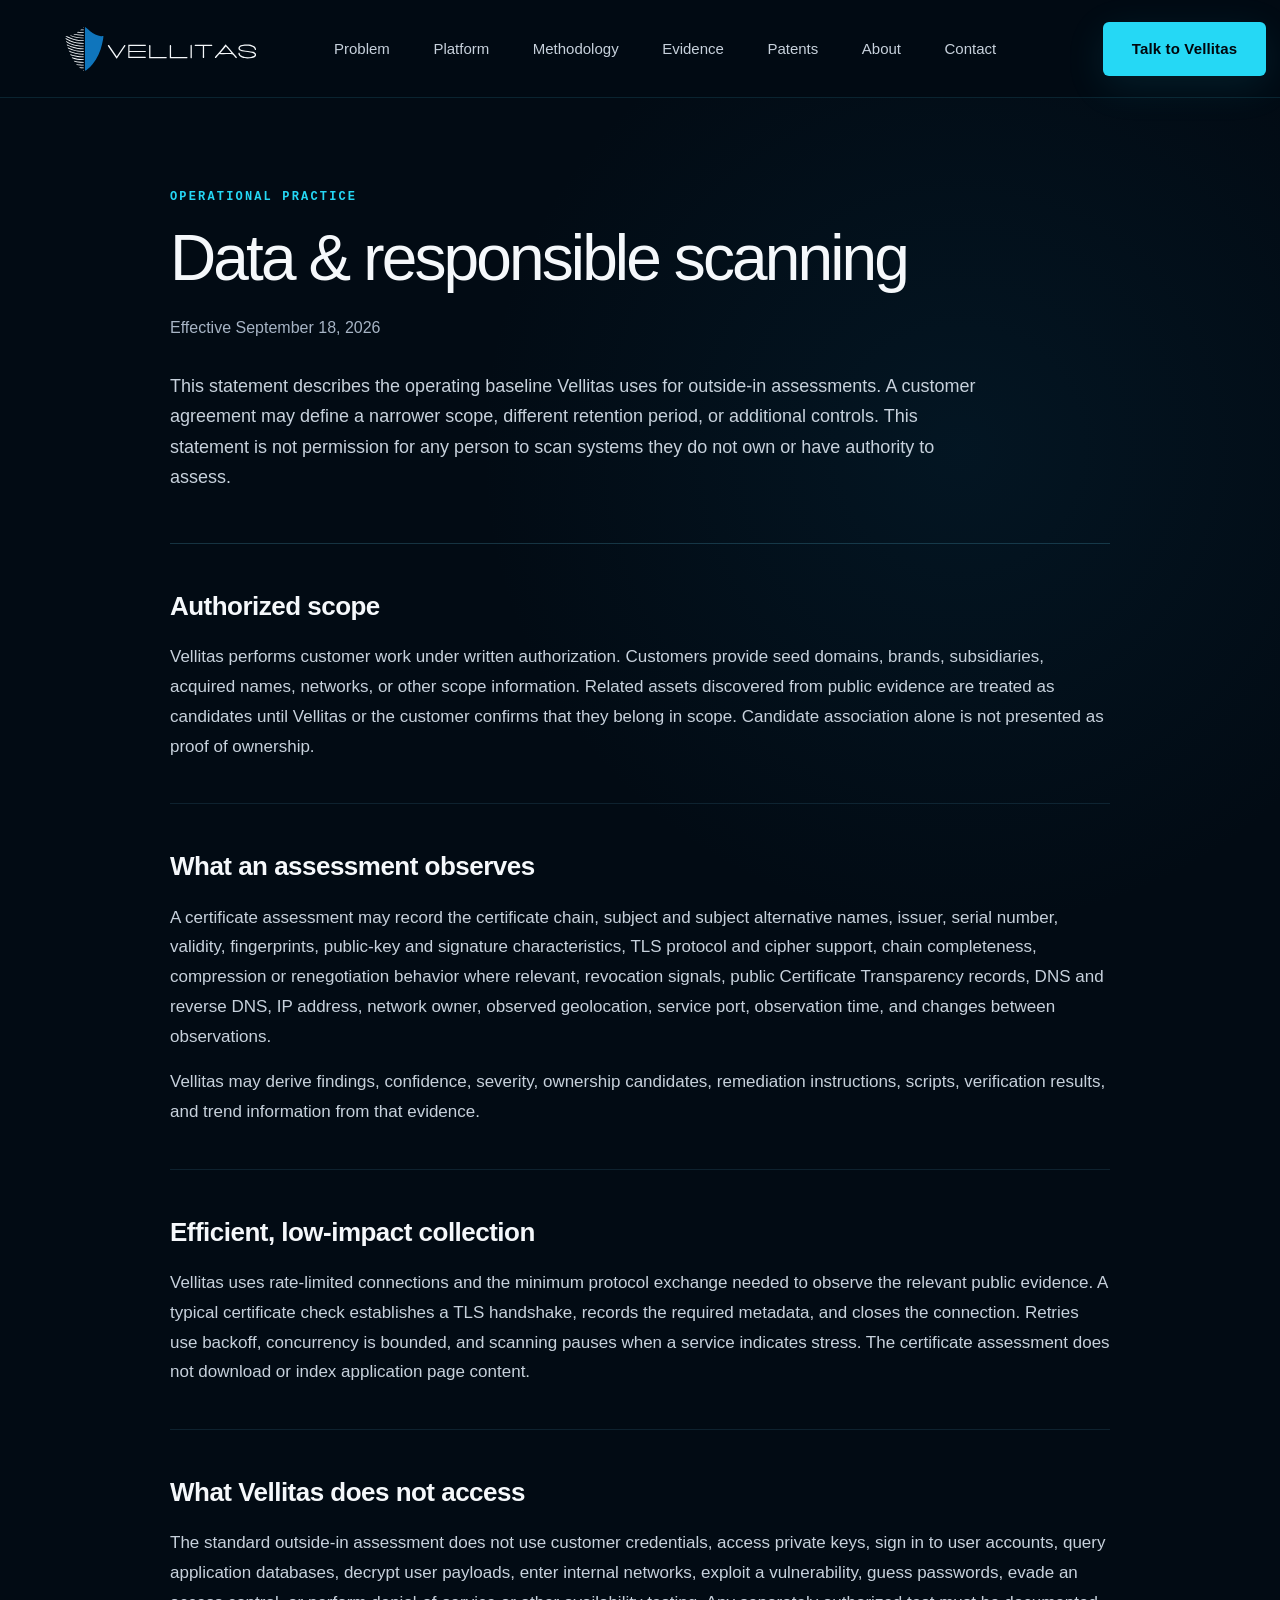
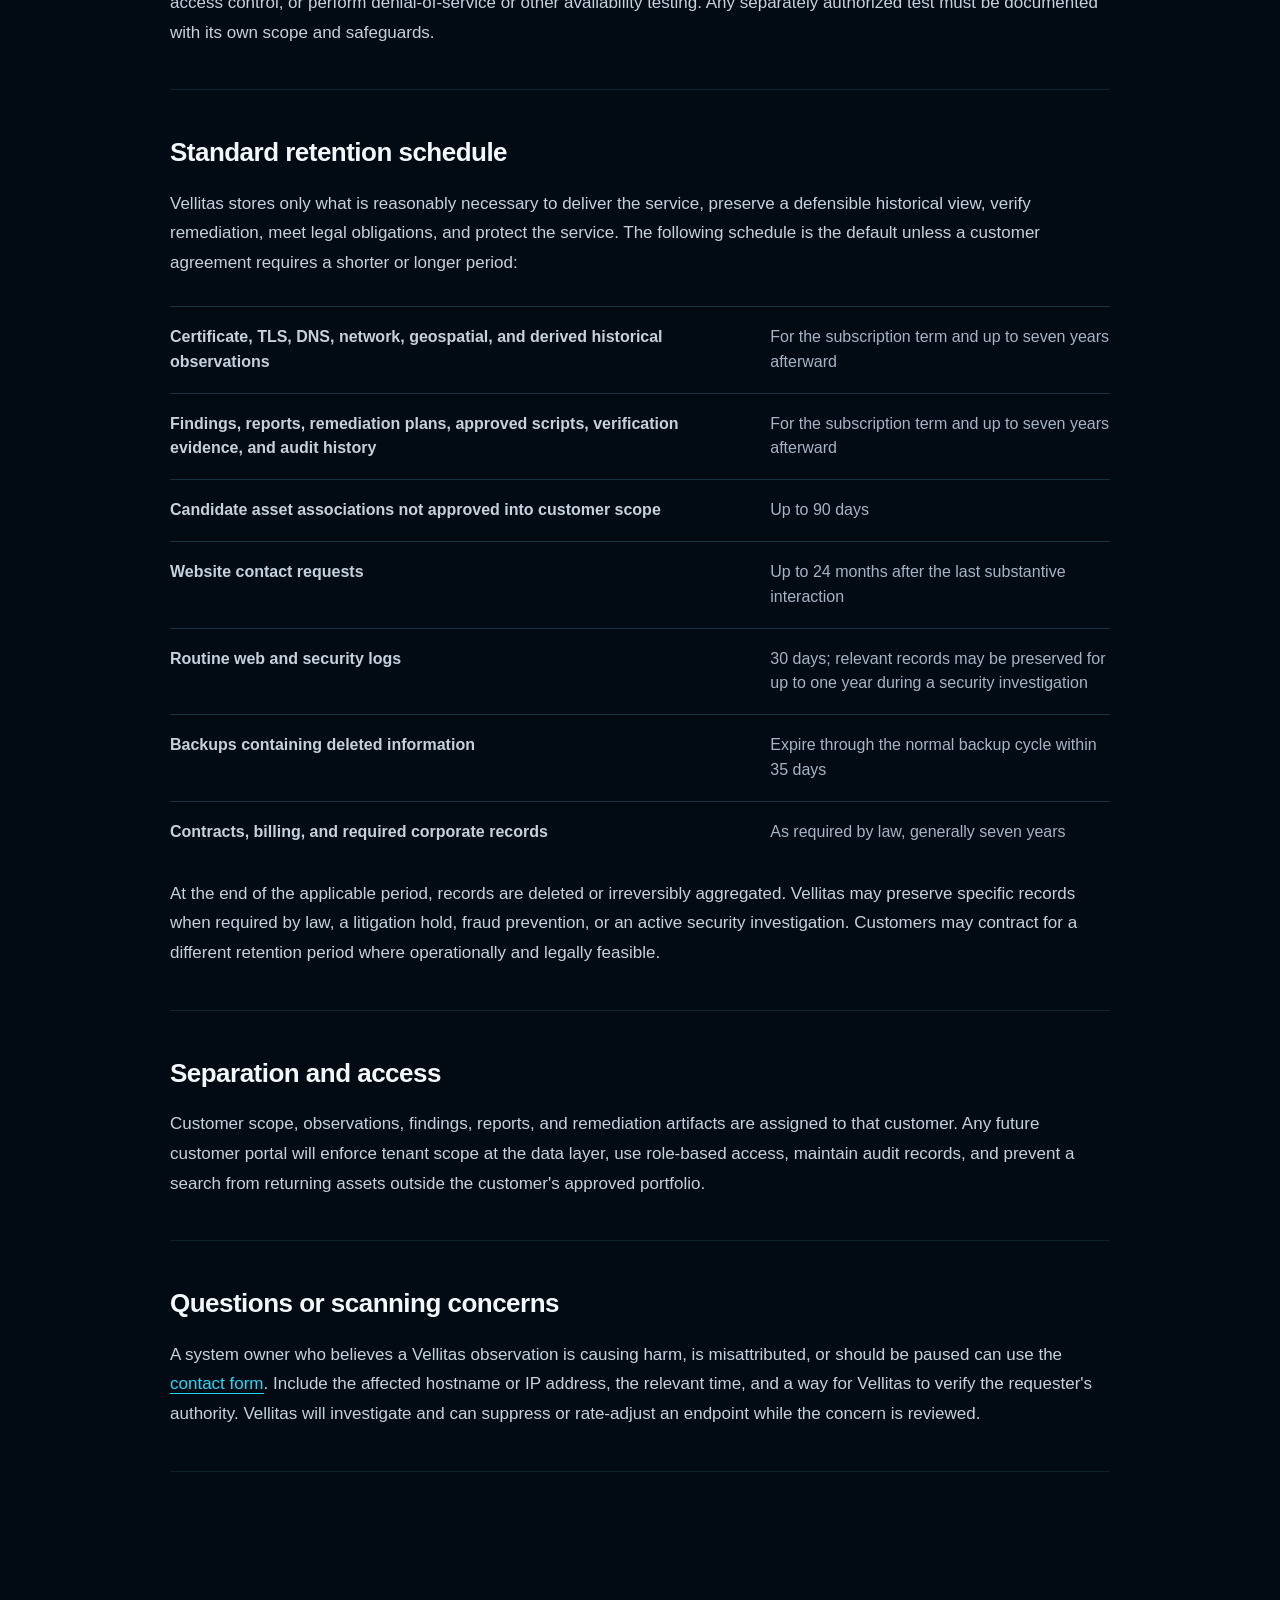
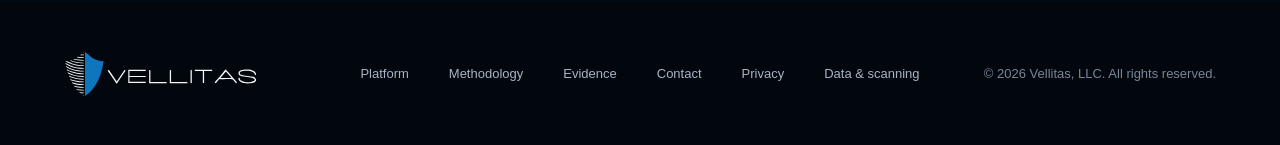
<file: data-practices.html>
<!doctype html>
<html lang="en">
  <head>
    <meta charset="UTF-8" />
    <meta name="viewport" content="width=device-width, initial-scale=1.0" />
    <meta name="description" content="Vellitas responsible scanning, data minimization, and retention practices." />
    <meta name="theme-color" content="#020b14" />
    <link rel="canonical" href="https://vellitas.com/data-practices.html" />
    <link rel="icon" href="assets/favicon.svg?v=20260918-2" type="image/svg+xml" />
    <link rel="stylesheet" href="styles.css?v=20260920-1" />
    <title>Data &amp; Responsible Scanning | Vellitas</title>
  </head>
  <body class="content-page">
    <a class="skip-link" href="#main-content">Skip to content</a>
    <header class="site-header" data-header>
      <a class="wordmark wordmark--on-dark" href="index.html#top" aria-label="Vellitas home"><img src="assets/vellitas-logo-on-dark.svg?v=20260918-2" width="1813" height="450" alt="" /></a>
      <button class="menu-toggle" type="button" aria-label="Open navigation" aria-expanded="false" aria-controls="site-navigation" data-menu-toggle><span></span><span></span></button>
      <nav class="site-nav" id="site-navigation" aria-label="Primary navigation" data-menu>
        <a href="index.html#problem">Problem</a>
        <a href="index.html#platform">Platform</a>
        <a href="index.html#methodology">Methodology</a>
        <a href="evidence.html">Evidence</a>
        <a href="index.html#patents">Patents</a>
        <a href="index.html#about">About</a>
        <a href="index.html#contact">Contact</a>
      </nav>
      <div class="header-actions">
        <a class="button button--header" href="index.html#contact">Talk to Vellitas</a>
      </div>
    </header>

    <main id="main-content" class="legal-main">
      <article class="section-shell legal-copy">
        <header>
          <p class="eyebrow">Operational practice</p>
          <h1>Data &amp; responsible scanning</h1>
          <p class="legal-copy__updated">Effective September 18, 2026</p>
          <p>
            This statement describes the operating baseline Vellitas uses for outside-in
            assessments. A customer agreement may define a narrower scope, different retention
            period, or additional controls. This statement is not permission for any person to scan
            systems they do not own or have authority to assess.
          </p>
        </header>

        <section>
          <h2>Authorized scope</h2>
          <p>
            Vellitas performs customer work under written authorization. Customers provide seed
            domains, brands, subsidiaries, acquired names, networks, or other scope information.
            Related assets discovered from public evidence are treated as candidates until Vellitas
            or the customer confirms that they belong in scope. Candidate association alone is not
            presented as proof of ownership.
          </p>
        </section>

        <section>
          <h2>What an assessment observes</h2>
          <p>
            A certificate assessment may record the certificate chain, subject and subject
            alternative names, issuer, serial number, validity, fingerprints, public-key and
            signature characteristics, TLS protocol and cipher support, chain completeness,
            compression or renegotiation behavior where relevant, revocation signals, public
            Certificate Transparency records, DNS and reverse DNS, IP address, network owner,
            observed geolocation, service port, observation time, and changes between observations.
          </p>
          <p>
            Vellitas may derive findings, confidence, severity, ownership candidates, remediation
            instructions, scripts, verification results, and trend information from that evidence.
          </p>
        </section>

        <section>
          <h2>Efficient, low-impact collection</h2>
          <p>
            Vellitas uses rate-limited connections and the minimum protocol exchange needed to
            observe the relevant public evidence. A typical certificate check establishes a TLS
            handshake, records the required metadata, and closes the connection. Retries use
            backoff, concurrency is bounded, and scanning pauses when a service indicates stress.
            The certificate assessment does not download or index application page content.
          </p>
        </section>

        <section>
          <h2>What Vellitas does not access</h2>
          <p>
            The standard outside-in assessment does not use customer credentials, access private
            keys, sign in to user accounts, query application databases, decrypt user payloads,
            enter internal networks, exploit a vulnerability, guess passwords, evade an access
            control, or perform denial-of-service or other availability testing. Any separately
            authorized test must be documented with its own scope and safeguards.
          </p>
        </section>

        <section>
          <h2>Standard retention schedule</h2>
          <p>
            Vellitas stores only what is reasonably necessary to deliver the service, preserve a
            defensible historical view, verify remediation, meet legal obligations, and protect the
            service. The following schedule is the default unless a customer agreement requires a
            shorter or longer period:
          </p>
          <dl class="retention-list">
            <div><dt>Certificate, TLS, DNS, network, geospatial, and derived historical observations</dt><dd>For the subscription term and up to seven years afterward</dd></div>
            <div><dt>Findings, reports, remediation plans, approved scripts, verification evidence, and audit history</dt><dd>For the subscription term and up to seven years afterward</dd></div>
            <div><dt>Candidate asset associations not approved into customer scope</dt><dd>Up to 90 days</dd></div>
            <div><dt>Website contact requests</dt><dd>Up to 24 months after the last substantive interaction</dd></div>
            <div><dt>Routine web and security logs</dt><dd>30 days; relevant records may be preserved for up to one year during a security investigation</dd></div>
            <div><dt>Backups containing deleted information</dt><dd>Expire through the normal backup cycle within 35 days</dd></div>
            <div><dt>Contracts, billing, and required corporate records</dt><dd>As required by law, generally seven years</dd></div>
          </dl>
          <p>
            At the end of the applicable period, records are deleted or irreversibly aggregated.
            Vellitas may preserve specific records when required by law, a litigation hold, fraud
            prevention, or an active security investigation. Customers may contract for a different
            retention period where operationally and legally feasible.
          </p>
        </section>

        <section>
          <h2>Separation and access</h2>
          <p>
            Customer scope, observations, findings, reports, and remediation artifacts are assigned
            to that customer. Any future customer portal will enforce tenant scope at the data layer,
            use role-based access, maintain audit records, and prevent a search from returning assets
            outside the customer's approved portfolio.
          </p>
        </section>

        <section>
          <h2>Questions or scanning concerns</h2>
          <p>
            A system owner who believes a Vellitas observation is causing harm, is misattributed, or
            should be paused can use the <a href="index.html#contact">contact form</a>. Include the
            affected hostname or IP address, the relevant time, and a way for Vellitas to verify the
            requester's authority. Vellitas will investigate and can suppress or rate-adjust an
            endpoint while the concern is reviewed.
          </p>
        </section>
      </article>
    </main>

    <footer class="site-footer">
      <div class="section-shell site-footer__layout">
        <a class="wordmark wordmark--on-dark" href="index.html#top" aria-label="Vellitas home"><img src="assets/vellitas-logo-on-dark.svg?v=20260918-2" width="1813" height="450" alt="" /></a>
        <nav aria-label="Footer navigation">
          <a href="index.html#platform">Platform</a>
          <a href="index.html#methodology">Methodology</a>
          <a href="evidence.html">Evidence</a>
          <a href="index.html#contact">Contact</a>
          <a href="privacy.html">Privacy</a>
          <a href="data-practices.html" aria-current="page">Data &amp; scanning</a>
        </nav>
        <p>© <span data-year>2026</span> Vellitas, LLC. All rights reserved.</p>
      </div>
    </footer>
    <script src="script.js?v=20260918-4" defer></script>
  </body>
</html>
</file>
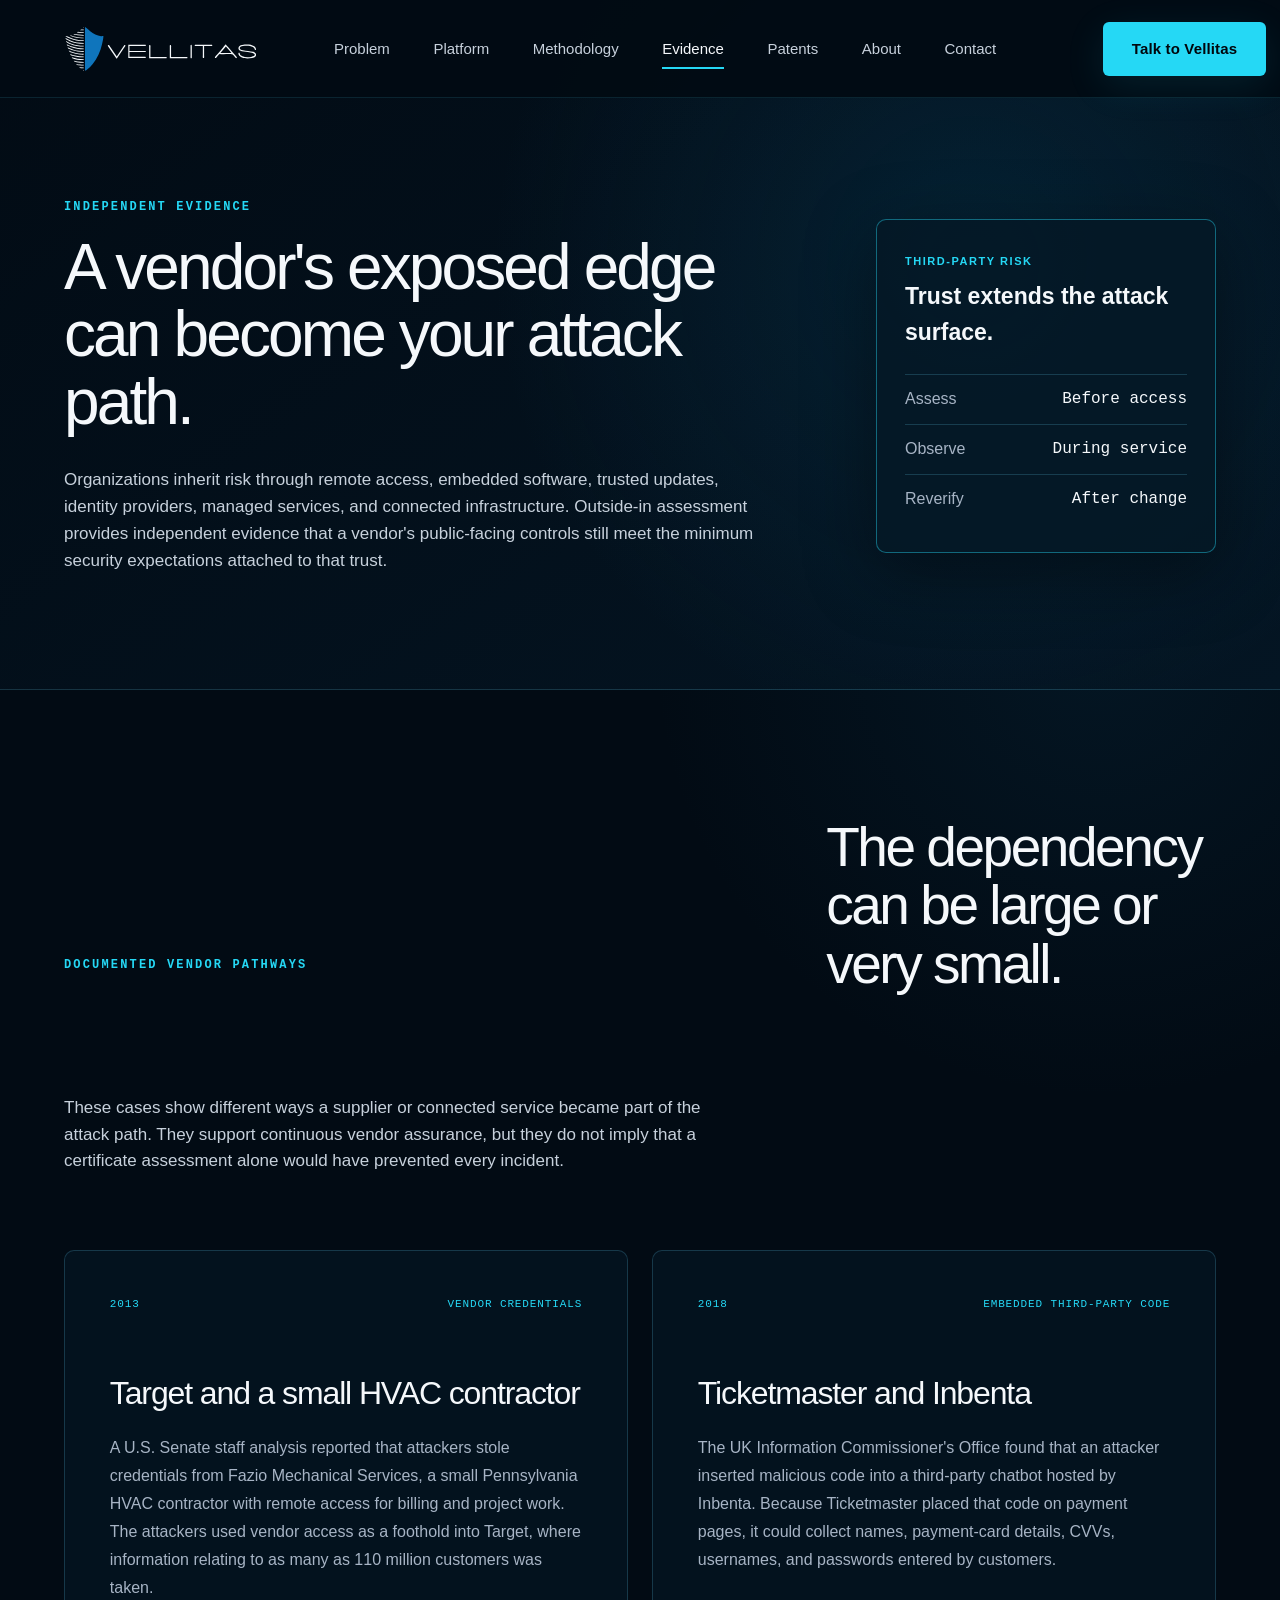
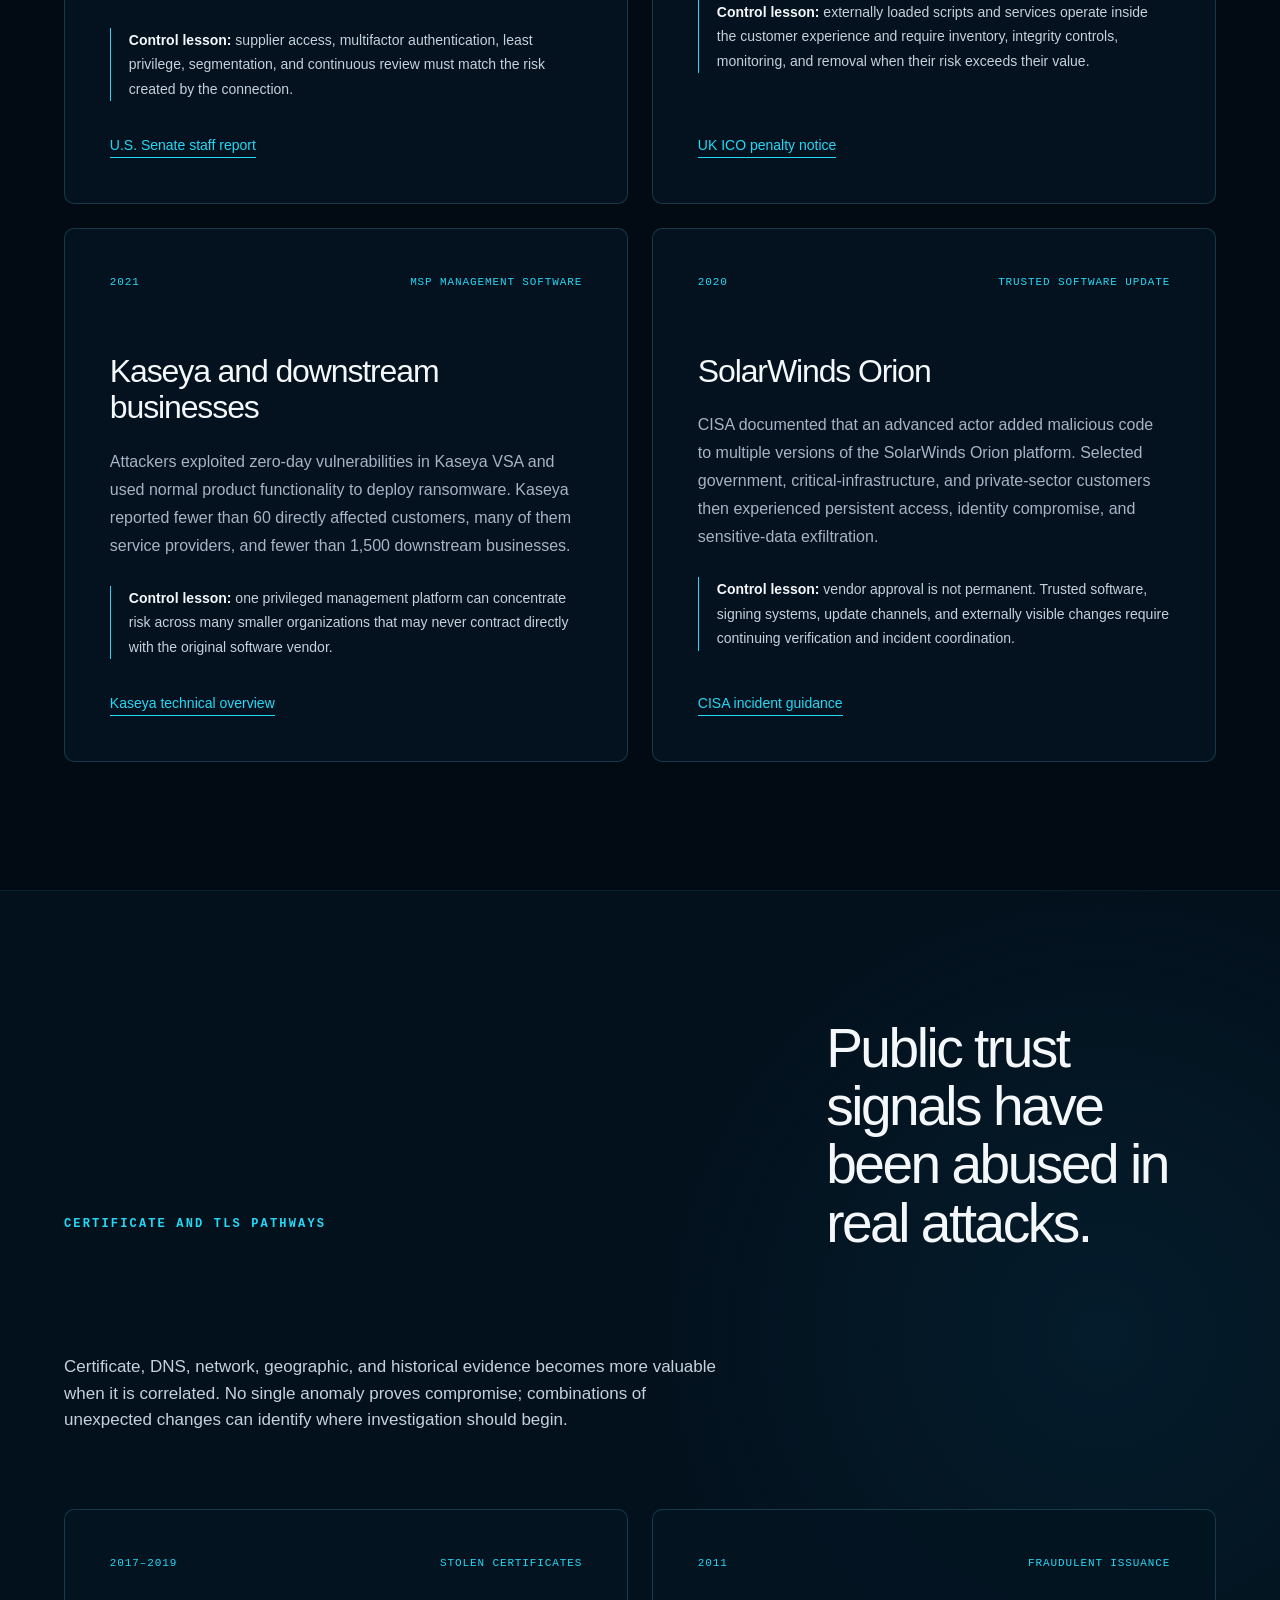
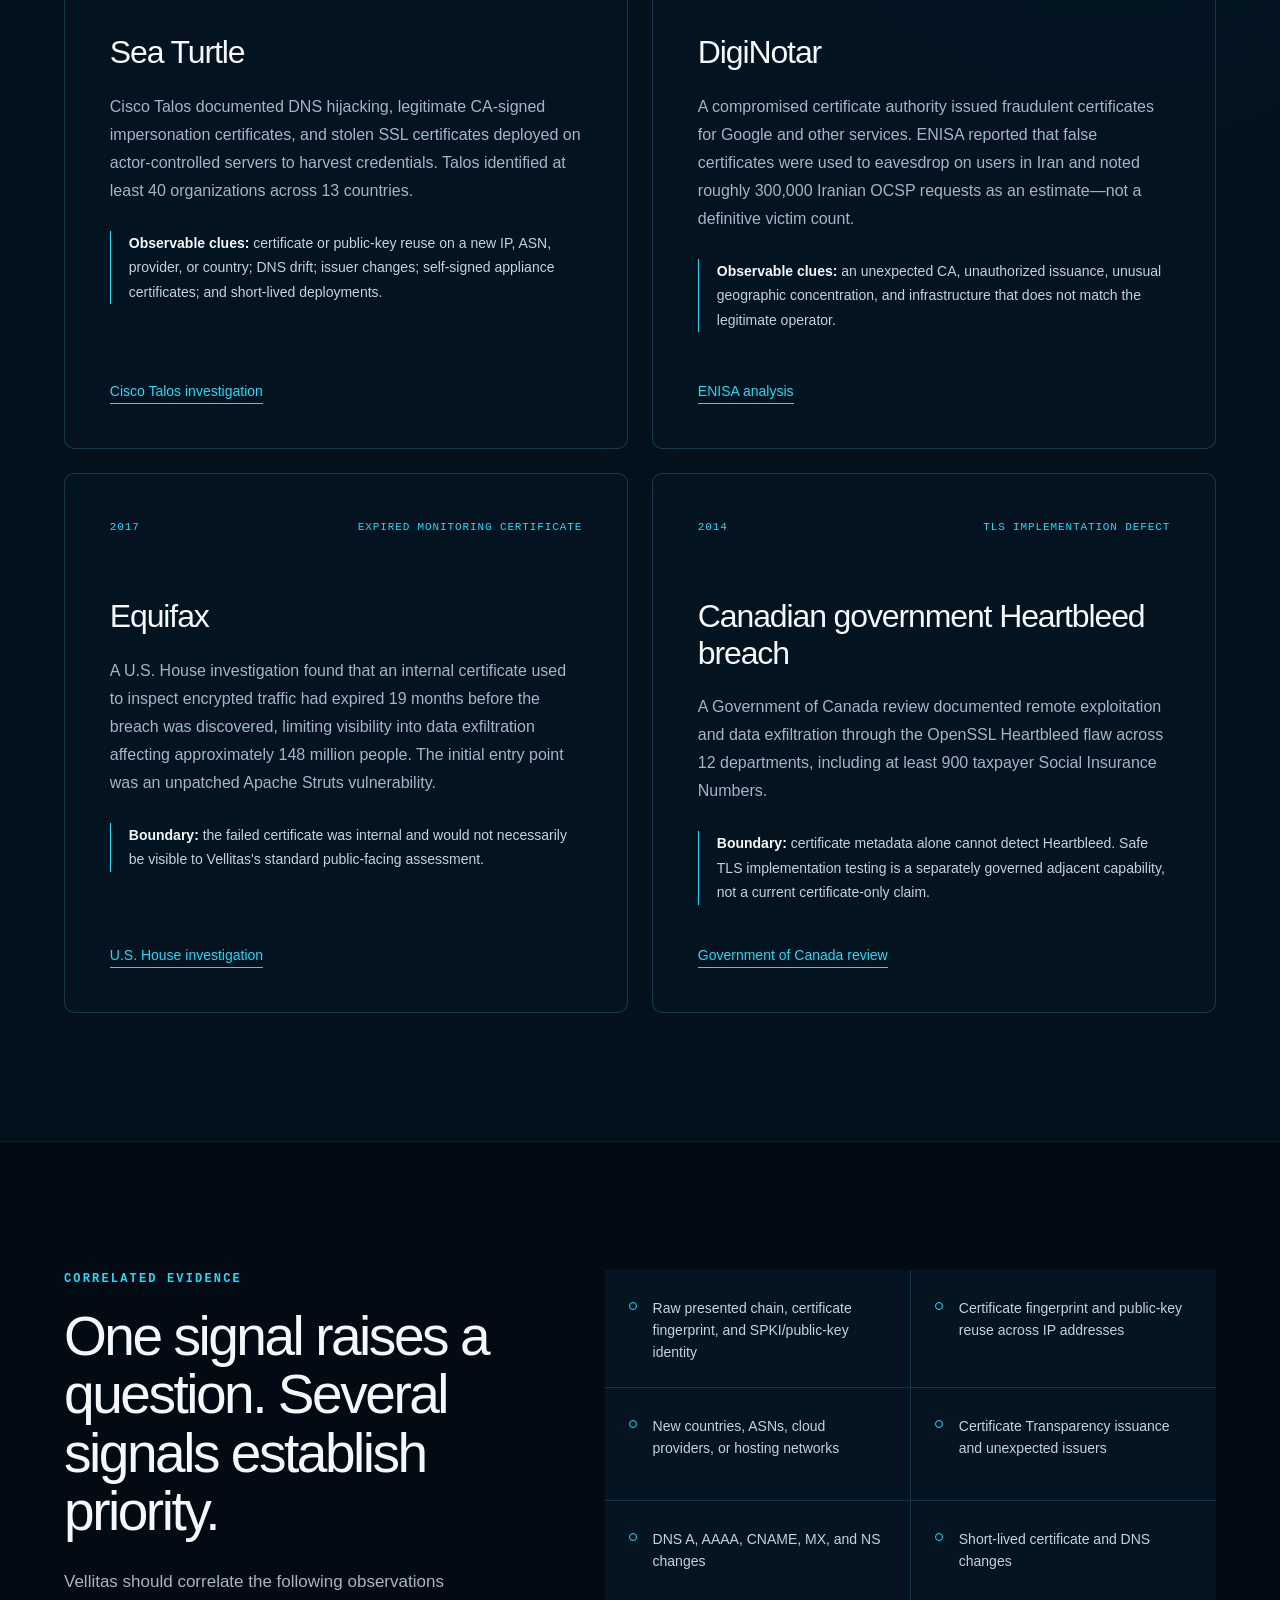
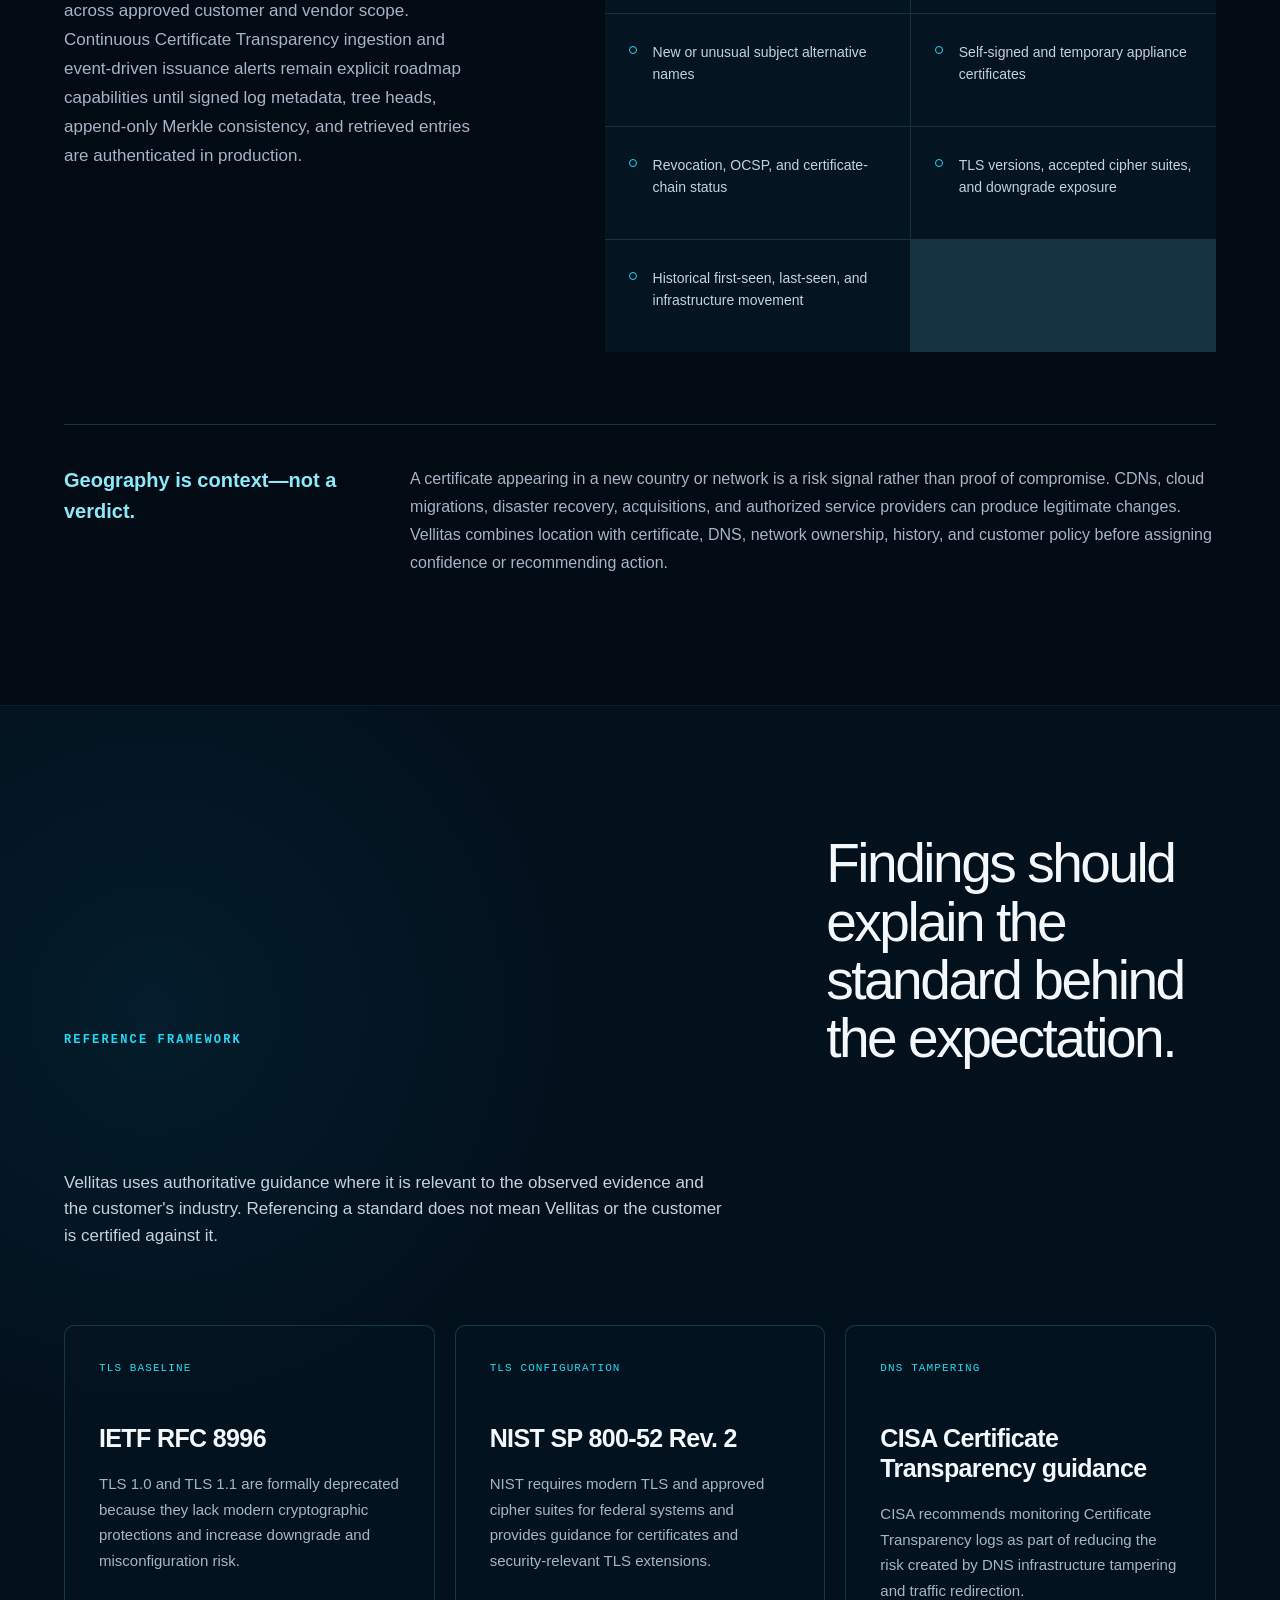
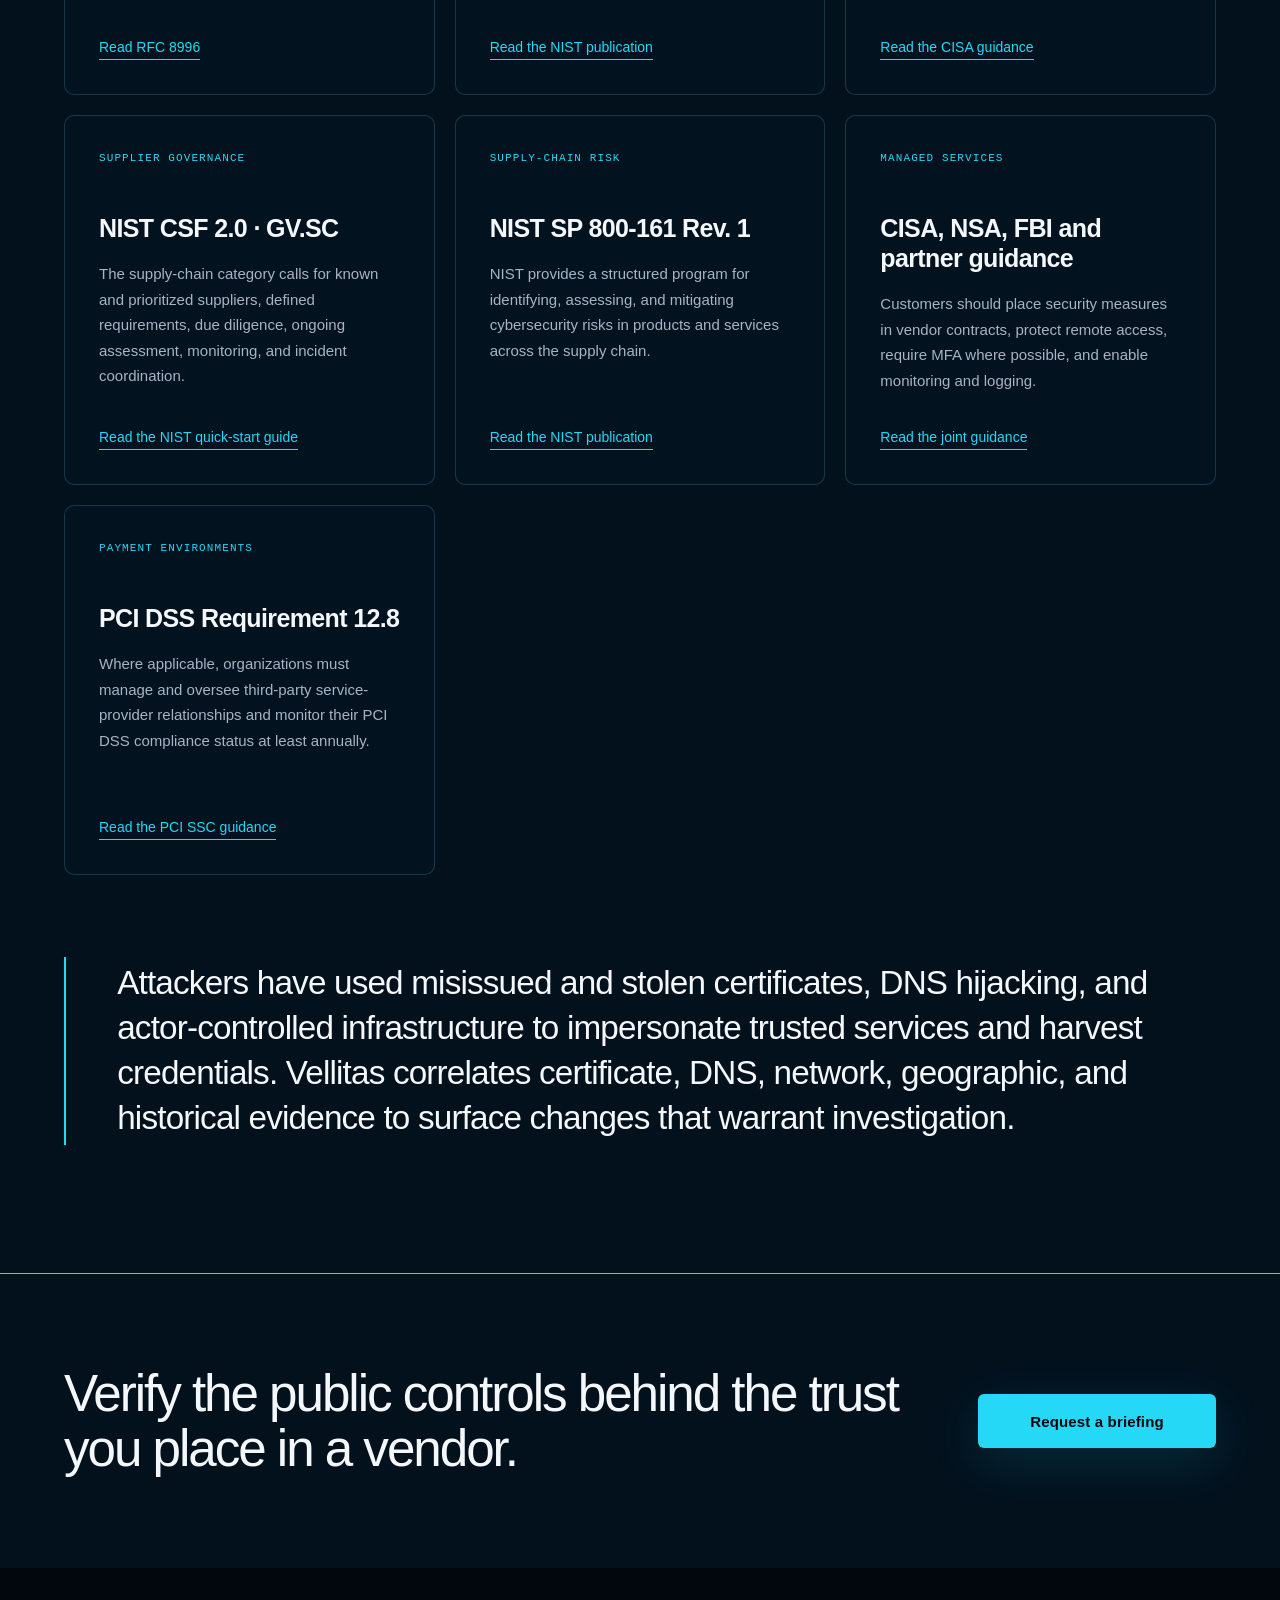
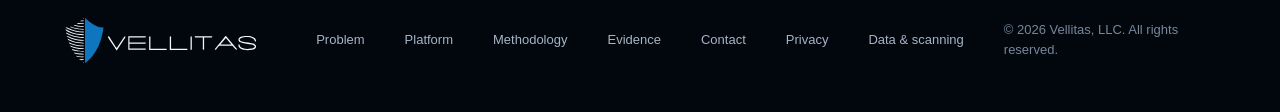
<file: evidence.html>
<!doctype html>
<html lang="en">
  <head>
    <meta charset="UTF-8" />
    <meta name="viewport" content="width=device-width, initial-scale=1.0" />
    <meta
      name="description"
      content="Documented certificate, TLS, DNS, and third-party incidents supporting continuous outside-in vendor and attack-surface assessment."
    />
    <meta name="theme-color" content="#020b14" />
    <link rel="canonical" href="https://vellitas.com/evidence.html" />
    <link rel="icon" href="assets/favicon.svg?v=20260918-2" type="image/svg+xml" />
    <link rel="stylesheet" href="styles.css?v=20260920-1" />
    <title>Security Evidence &amp; Standards | Vellitas</title>
  </head>
  <body class="content-page">
    <a class="skip-link" href="#main-content">Skip to content</a>

    <header class="site-header" data-header>
      <a class="wordmark wordmark--on-dark" href="index.html#top" aria-label="Vellitas home">
        <img src="assets/vellitas-logo-on-dark.svg?v=20260918-2" width="1813" height="450" alt="" />
      </a>
      <button
        class="menu-toggle"
        type="button"
        aria-label="Open navigation"
        aria-expanded="false"
        aria-controls="site-navigation"
        data-menu-toggle
      ><span></span><span></span></button>
      <nav class="site-nav" id="site-navigation" aria-label="Primary navigation" data-menu>
        <a href="index.html#problem">Problem</a>
        <a href="index.html#platform">Platform</a>
        <a href="index.html#methodology">Methodology</a>
        <a href="evidence.html" aria-current="page">Evidence</a>
        <a href="index.html#patents">Patents</a>
        <a href="index.html#about">About</a>
        <a href="index.html#contact">Contact</a>
      </nav>
      <div class="header-actions">
        <a class="button button--header" href="index.html#contact">Talk to Vellitas</a>
      </div>
    </header>

    <main id="main-content">
      <section class="report-hero evidence-hero" aria-labelledby="evidence-heading">
        <div class="section-shell report-hero__layout">
          <div>
            <p class="eyebrow">Independent evidence</p>
            <h1 id="evidence-heading">A vendor's exposed edge can become your attack path.</h1>
            <p>
              Organizations inherit risk through remote access, embedded software, trusted updates,
              identity providers, managed services, and connected infrastructure. Outside-in
              assessment provides independent evidence that a vendor's public-facing controls still
              meet the minimum security expectations attached to that trust.
            </p>
          </div>
          <aside class="report-summary evidence-summary" aria-label="Third-party risk principle">
            <span>Third-party risk</span>
            <strong>Trust extends the attack surface.</strong>
            <dl>
              <div><dt>Assess</dt><dd>Before access</dd></div>
              <div><dt>Observe</dt><dd>During service</dd></div>
              <div><dt>Reverify</dt><dd>After change</dd></div>
            </dl>
          </aside>
        </div>
      </section>

      <section class="evidence-section section" aria-labelledby="vendor-cases-heading">
        <div class="section-shell">
          <div class="section-heading reveal">
            <p class="eyebrow">Documented vendor pathways</p>
            <h2 id="vendor-cases-heading">The dependency can be large or very small.</h2>
            <p>
              These cases show different ways a supplier or connected service became part of the
              attack path. They support continuous vendor assurance, but they do not imply that a
              certificate assessment alone would have prevented every incident.
            </p>
          </div>

          <div class="incident-grid">
            <article class="incident-card reveal">
              <div class="incident-card__meta"><span>2013</span><span>Vendor credentials</span></div>
              <h3>Target and a small HVAC contractor</h3>
              <p>
                A U.S. Senate staff analysis reported that attackers stole credentials from Fazio
                Mechanical Services, a small Pennsylvania HVAC contractor with remote access for
                billing and project work. The attackers used vendor access as a foothold into
                Target, where information relating to as many as 110 million customers was taken.
              </p>
              <p class="incident-card__signal"><strong>Control lesson:</strong> supplier access,
                multifactor authentication, least privilege, segmentation, and continuous review
                must match the risk created by the connection.</p>
              <a href="https://www.commerce.senate.gov/public/_cache/files/24d3c229-4f2f-405d-b8db-a3a67f183883/23E30AA955B5C00FE57CFD709621592C.2014-0325-target-kill-chain-analysis.pdf" target="_blank" rel="noopener noreferrer">U.S. Senate staff report</a>
            </article>

            <article class="incident-card reveal">
              <div class="incident-card__meta"><span>2018</span><span>Embedded third-party code</span></div>
              <h3>Ticketmaster and Inbenta</h3>
              <p>
                The UK Information Commissioner's Office found that an attacker inserted malicious
                code into a third-party chatbot hosted by Inbenta. Because Ticketmaster placed that
                code on payment pages, it could collect names, payment-card details, CVVs, usernames,
                and passwords entered by customers.
              </p>
              <p class="incident-card__signal"><strong>Control lesson:</strong> externally loaded
                scripts and services operate inside the customer experience and require inventory,
                integrity controls, monitoring, and removal when their risk exceeds their value.</p>
              <a href="https://ico.org.uk/media/action-weve-taken/mpns/2618599/ticketmaster-uk-limited-mpn.pdf" target="_blank" rel="noopener noreferrer">UK ICO penalty notice</a>
            </article>

            <article class="incident-card reveal">
              <div class="incident-card__meta"><span>2021</span><span>MSP management software</span></div>
              <h3>Kaseya and downstream businesses</h3>
              <p>
                Attackers exploited zero-day vulnerabilities in Kaseya VSA and used normal product
                functionality to deploy ransomware. Kaseya reported fewer than 60 directly affected
                customers, many of them service providers, and fewer than 1,500 downstream businesses.
              </p>
              <p class="incident-card__signal"><strong>Control lesson:</strong> one privileged
                management platform can concentrate risk across many smaller organizations that may
                never contract directly with the original software vendor.</p>
              <a href="https://helpdesk.kaseya.com/hc/en-gb/articles/4403584098961-Incident-Overview-Technical-Details" target="_blank" rel="noopener noreferrer">Kaseya technical overview</a>
            </article>

            <article class="incident-card reveal">
              <div class="incident-card__meta"><span>2020</span><span>Trusted software update</span></div>
              <h3>SolarWinds Orion</h3>
              <p>
                CISA documented that an advanced actor added malicious code to multiple versions of
                the SolarWinds Orion platform. Selected government, critical-infrastructure, and
                private-sector customers then experienced persistent access, identity compromise,
                and sensitive-data exfiltration.
              </p>
              <p class="incident-card__signal"><strong>Control lesson:</strong> vendor approval is
                not permanent. Trusted software, signing systems, update channels, and externally
                visible changes require continuing verification and incident coordination.</p>
              <a href="https://www.cisa.gov/sites/default/files/publications/CISA_Insights_SolarWinds-and-AD-M365-Compromise-Risk-Decisions-for-Leaders.pdf" target="_blank" rel="noopener noreferrer">CISA incident guidance</a>
            </article>
          </div>
        </div>
      </section>

      <section class="evidence-section evidence-section--alternate section" aria-labelledby="certificate-cases-heading">
        <div class="section-shell">
          <div class="section-heading reveal">
            <p class="eyebrow">Certificate and TLS pathways</p>
            <h2 id="certificate-cases-heading">Public trust signals have been abused in real attacks.</h2>
            <p>
              Certificate, DNS, network, geographic, and historical evidence becomes more valuable
              when it is correlated. No single anomaly proves compromise; combinations of unexpected
              changes can identify where investigation should begin.
            </p>
          </div>

          <div class="incident-grid incident-grid--compact">
            <article class="incident-card reveal">
              <div class="incident-card__meta"><span>2017–2019</span><span>Stolen certificates</span></div>
              <h3>Sea Turtle</h3>
              <p>
                Cisco Talos documented DNS hijacking, legitimate CA-signed impersonation
                certificates, and stolen SSL certificates deployed on actor-controlled servers to
                harvest credentials. Talos identified at least 40 organizations across 13 countries.
              </p>
              <p class="incident-card__signal"><strong>Observable clues:</strong> certificate or
                public-key reuse on a new IP, ASN, provider, or country; DNS drift; issuer changes;
                self-signed appliance certificates; and short-lived deployments.</p>
              <a href="https://blog.talosintelligence.com/seaturtle/" target="_blank" rel="noopener noreferrer">Cisco Talos investigation</a>
            </article>

            <article class="incident-card reveal">
              <div class="incident-card__meta"><span>2011</span><span>Fraudulent issuance</span></div>
              <h3>DigiNotar</h3>
              <p>
                A compromised certificate authority issued fraudulent certificates for Google and
                other services. ENISA reported that false certificates were used to eavesdrop on
                users in Iran and noted roughly 300,000 Iranian OCSP requests as an estimate—not a
                definitive victim count.
              </p>
              <p class="incident-card__signal"><strong>Observable clues:</strong> an unexpected CA,
                unauthorized issuance, unusual geographic concentration, and infrastructure that
                does not match the legitimate operator.</p>
              <a href="https://www.enisa.europa.eu/sites/default/files/all_files/Operation_Black_Tulip_v2.pdf" target="_blank" rel="noopener noreferrer">ENISA analysis</a>
            </article>

            <article class="incident-card reveal">
              <div class="incident-card__meta"><span>2017</span><span>Expired monitoring certificate</span></div>
              <h3>Equifax</h3>
              <p>
                A U.S. House investigation found that an internal certificate used to inspect
                encrypted traffic had expired 19 months before the breach was discovered, limiting
                visibility into data exfiltration affecting approximately 148 million people. The
                initial entry point was an unpatched Apache Struts vulnerability.
              </p>
              <p class="incident-card__signal"><strong>Boundary:</strong> the failed certificate was
                internal and would not necessarily be visible to Vellitas's standard public-facing
                assessment.</p>
              <a href="https://oversight.house.gov/wp-content/uploads/2018/12/Equifax-Report.pdf" target="_blank" rel="noopener noreferrer">U.S. House investigation</a>
            </article>

            <article class="incident-card reveal">
              <div class="incident-card__meta"><span>2014</span><span>TLS implementation defect</span></div>
              <h3>Canadian government Heartbleed breach</h3>
              <p>
                A Government of Canada review documented remote exploitation and data exfiltration
                through the OpenSSL Heartbleed flaw across 12 departments, including at least 900
                taxpayer Social Insurance Numbers.
              </p>
              <p class="incident-card__signal"><strong>Boundary:</strong> certificate metadata alone
                cannot detect Heartbleed. Safe TLS implementation testing is a separately governed
                adjacent capability, not a current certificate-only claim.</p>
              <a href="https://www.canada.ca/content/dam/nsicop-cpsnr/documents/2022-cyber-attack-framework-report-en.pdf" target="_blank" rel="noopener noreferrer">Government of Canada review</a>
            </article>
          </div>
        </div>
      </section>

      <section class="correlation-section section" aria-labelledby="correlation-heading">
        <div class="section-shell correlation-layout">
          <div class="reveal">
            <p class="eyebrow">Correlated evidence</p>
            <h2 id="correlation-heading">One signal raises a question. Several signals establish priority.</h2>
            <p>
              Vellitas should correlate the following observations across approved customer and
              vendor scope. Continuous Certificate Transparency ingestion and event-driven issuance
              alerts remain explicit roadmap capabilities until signed log metadata, tree heads,
              append-only Merkle consistency, and retrieved entries are authenticated in production.
            </p>
          </div>
          <ul class="correlation-list reveal">
            <li>Raw presented chain, certificate fingerprint, and SPKI/public-key identity</li>
            <li>Certificate fingerprint and public-key reuse across IP addresses</li>
            <li>New countries, ASNs, cloud providers, or hosting networks</li>
            <li>Certificate Transparency issuance and unexpected issuers</li>
            <li>DNS A, AAAA, CNAME, MX, and NS changes</li>
            <li>Short-lived certificate and DNS changes</li>
            <li>New or unusual subject alternative names</li>
            <li>Self-signed and temporary appliance certificates</li>
            <li>Revocation, OCSP, and certificate-chain status</li>
            <li>TLS versions, accepted cipher suites, and downgrade exposure</li>
            <li>Historical first-seen, last-seen, and infrastructure movement</li>
          </ul>
        </div>
        <div class="section-shell anomaly-note reveal">
          <strong>Geography is context—not a verdict.</strong>
          <p>
            A certificate appearing in a new country or network is a risk signal rather than proof
            of compromise. CDNs, cloud migrations, disaster recovery, acquisitions, and authorized
            service providers can produce legitimate changes. Vellitas combines location with
            certificate, DNS, network ownership, history, and customer policy before assigning
            confidence or recommending action.
          </p>
        </div>
      </section>

      <section class="standards-section section" id="standards" aria-labelledby="standards-heading">
        <div class="section-shell">
          <div class="section-heading reveal">
            <p class="eyebrow">Reference framework</p>
            <h2 id="standards-heading">Findings should explain the standard behind the expectation.</h2>
            <p>
              Vellitas uses authoritative guidance where it is relevant to the observed evidence
              and the customer's industry. Referencing a standard does not mean Vellitas or the
              customer is certified against it.
            </p>
          </div>

          <div class="standards-grid">
            <article class="standard-card reveal">
              <span>TLS baseline</span>
              <h3>IETF RFC 8996</h3>
              <p>TLS 1.0 and TLS 1.1 are formally deprecated because they lack modern cryptographic protections and increase downgrade and misconfiguration risk.</p>
              <a href="https://datatracker.ietf.org/doc/html/rfc8996" target="_blank" rel="noopener noreferrer">Read RFC 8996</a>
            </article>
            <article class="standard-card reveal">
              <span>TLS configuration</span>
              <h3>NIST SP 800-52 Rev. 2</h3>
              <p>NIST requires modern TLS and approved cipher suites for federal systems and provides guidance for certificates and security-relevant TLS extensions.</p>
              <a href="https://csrc.nist.gov/pubs/sp/800/52/r2/final" target="_blank" rel="noopener noreferrer">Read the NIST publication</a>
            </article>
            <article class="standard-card reveal">
              <span>DNS tampering</span>
              <h3>CISA Certificate Transparency guidance</h3>
              <p>CISA recommends monitoring Certificate Transparency logs as part of reducing the risk created by DNS infrastructure tampering and traffic redirection.</p>
              <a href="https://www.cisa.gov/sites/default/files/publications/CISAInsights-Cyber-MitigateDNSInfrastructureTampering_S508C.pdf" target="_blank" rel="noopener noreferrer">Read the CISA guidance</a>
            </article>
            <article class="standard-card reveal">
              <span>Supplier governance</span>
              <h3>NIST CSF 2.0 · GV.SC</h3>
              <p>The supply-chain category calls for known and prioritized suppliers, defined requirements, due diligence, ongoing assessment, monitoring, and incident coordination.</p>
              <a href="https://nvlpubs.nist.gov/nistpubs/SpecialPublications/NIST.SP.1305.pdf" target="_blank" rel="noopener noreferrer">Read the NIST quick-start guide</a>
            </article>
            <article class="standard-card reveal">
              <span>Supply-chain risk</span>
              <h3>NIST SP 800-161 Rev. 1</h3>
              <p>NIST provides a structured program for identifying, assessing, and mitigating cybersecurity risks in products and services across the supply chain.</p>
              <a href="https://csrc.nist.gov/pubs/sp/800/161/r1/upd1/final" target="_blank" rel="noopener noreferrer">Read the NIST publication</a>
            </article>
            <article class="standard-card reveal">
              <span>Managed services</span>
              <h3>CISA, NSA, FBI and partner guidance</h3>
              <p>Customers should place security measures in vendor contracts, protect remote access, require MFA where possible, and enable monitoring and logging.</p>
              <a href="https://www.cisa.gov/news-events/news/cisa-nsa-fbi-and-international-cyber-authorities-issue-cybersecurity-advisory-protect-managed" target="_blank" rel="noopener noreferrer">Read the joint guidance</a>
            </article>
            <article class="standard-card reveal">
              <span>Payment environments</span>
              <h3>PCI DSS Requirement 12.8</h3>
              <p>Where applicable, organizations must manage and oversee third-party service-provider relationships and monitor their PCI DSS compliance status at least annually.</p>
              <a href="https://www.pcisecuritystandards.org/faqs/1312/" target="_blank" rel="noopener noreferrer">Read the PCI SSC guidance</a>
            </article>
          </div>

          <blockquote class="evidence-statement reveal">
            <p>
              Attackers have used misissued and stolen certificates, DNS hijacking, and
              actor-controlled infrastructure to impersonate trusted services and harvest
              credentials. Vellitas correlates certificate, DNS, network, geographic, and
              historical evidence to surface changes that warrant investigation.
            </p>
          </blockquote>
        </div>
      </section>

      <section class="report-cta">
        <div class="section-shell report-cta__layout">
          <h2>Verify the public controls behind the trust you place in a vendor.</h2>
          <a class="button button--primary" href="index.html#contact">Request a briefing</a>
        </div>
      </section>
    </main>

    <footer class="site-footer">
      <div class="section-shell site-footer__layout">
        <a class="wordmark wordmark--on-dark" href="index.html#top" aria-label="Vellitas home">
          <img src="assets/vellitas-logo-on-dark.svg?v=20260918-2" width="1813" height="450" alt="" />
        </a>
        <nav aria-label="Footer navigation">
          <a href="index.html#problem">Problem</a>
          <a href="index.html#platform">Platform</a>
          <a href="index.html#methodology">Methodology</a>
          <a href="evidence.html" aria-current="page">Evidence</a>
          <a href="index.html#contact">Contact</a>
          <a href="privacy.html">Privacy</a>
          <a href="data-practices.html">Data &amp; scanning</a>
        </nav>
        <p>© <span data-year>2026</span> Vellitas, LLC. All rights reserved.</p>
      </div>
    </footer>
    <noscript><style>.reveal { opacity: 1; transform: none; }</style></noscript>
    <script src="script.js?v=20260918-4" defer></script>
  </body>
</html>
</file>
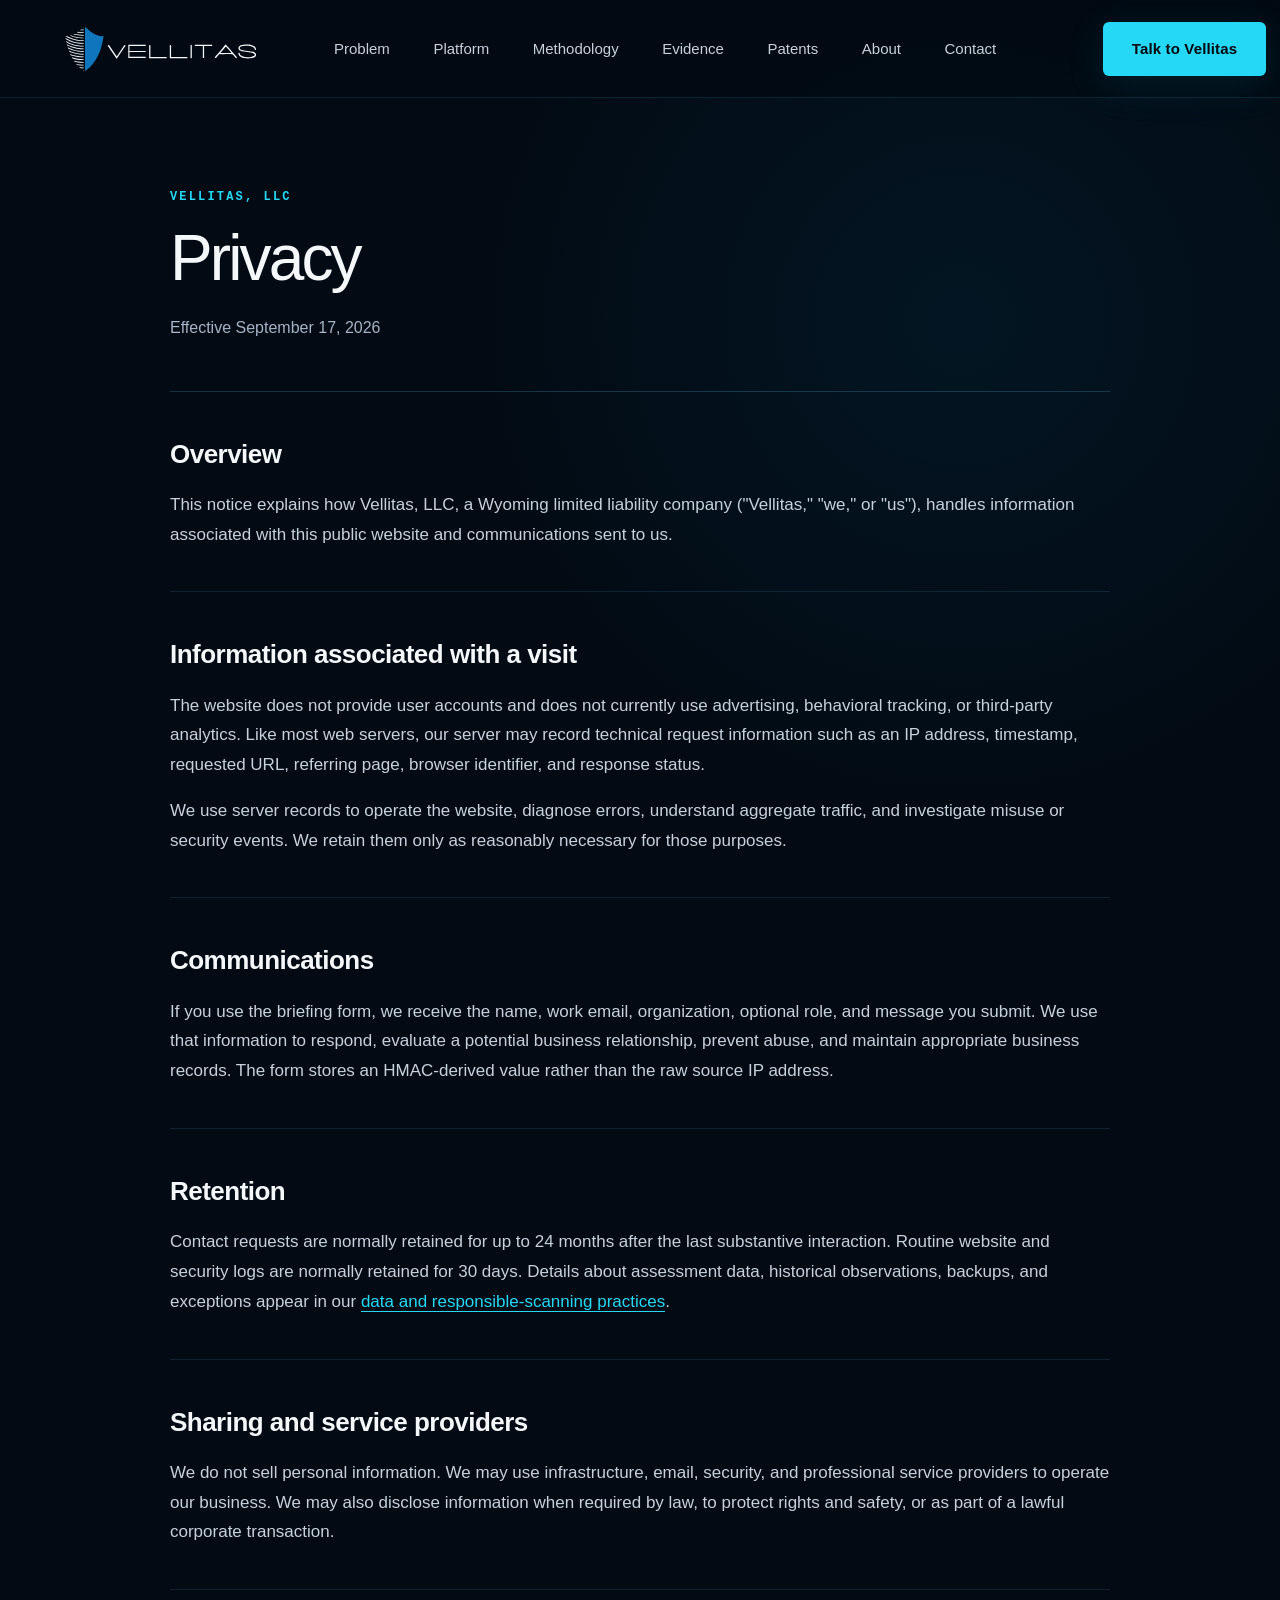
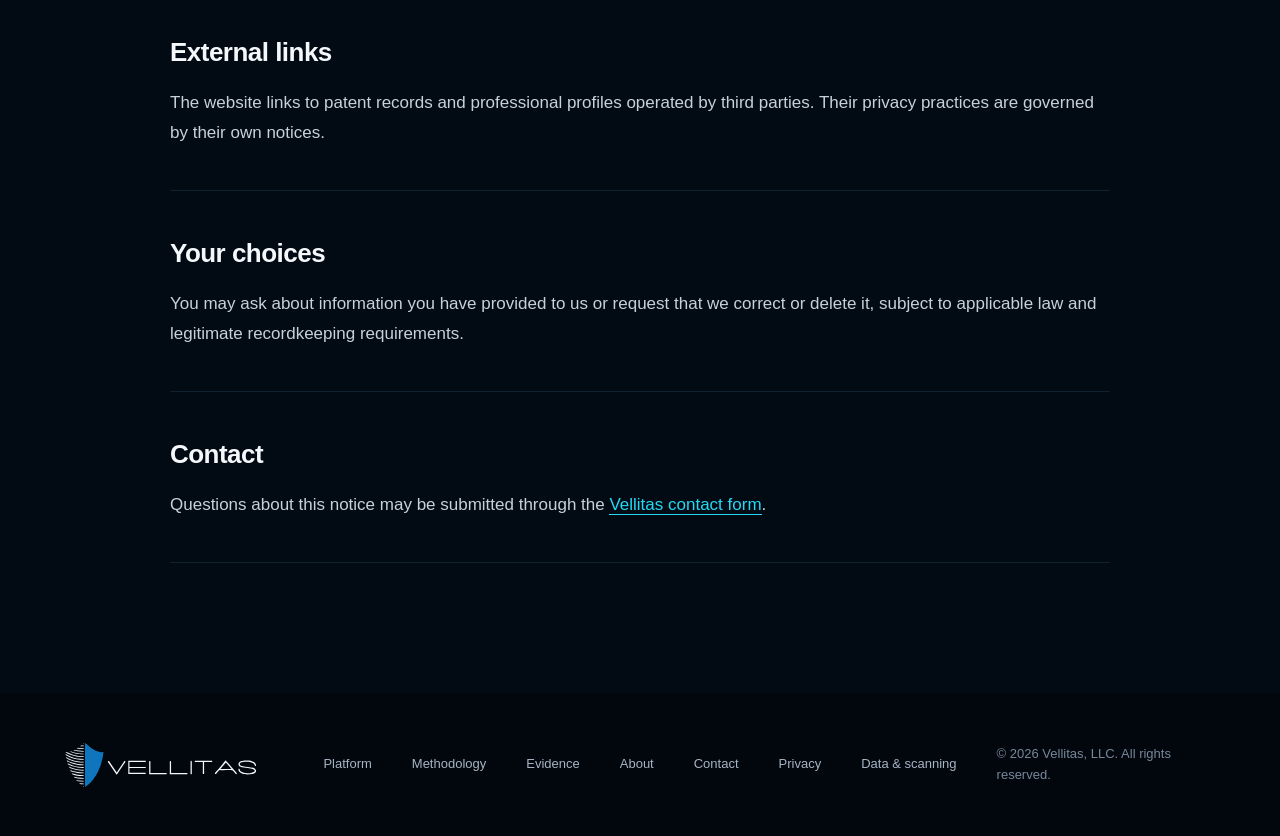
<file: privacy.html>
<!doctype html>
<html lang="en">
  <head>
    <meta charset="UTF-8" />
    <meta name="viewport" content="width=device-width, initial-scale=1.0" />
    <meta
      name="description"
      content="Privacy information for the Vellitas website and communications."
    />
    <meta name="theme-color" content="#020b14" />
    <link rel="canonical" href="https://vellitas.com/privacy.html" />
    <link rel="icon" href="assets/favicon.svg?v=20260918-2" type="image/svg+xml" />
    <link rel="stylesheet" href="styles.css?v=20260920-1" />
    <title>Privacy | Vellitas</title>
  </head>
  <body class="content-page">
    <a class="skip-link" href="#main-content">Skip to content</a>

    <header class="site-header" data-header>
      <a class="wordmark wordmark--on-dark" href="index.html#top" aria-label="Vellitas home">
        <img src="assets/vellitas-logo-on-dark.svg?v=20260918-2" width="1813" height="450" alt="" />
      </a>
      <button
        class="menu-toggle"
        type="button"
        aria-label="Open navigation"
        aria-expanded="false"
        aria-controls="site-navigation"
        data-menu-toggle
      >
        <span></span><span></span>
      </button>
      <nav class="site-nav" id="site-navigation" aria-label="Primary navigation" data-menu>
        <a href="index.html#problem">Problem</a>
        <a href="index.html#platform">Platform</a>
        <a href="index.html#methodology">Methodology</a>
        <a href="evidence.html">Evidence</a>
        <a href="index.html#patents">Patents</a>
        <a href="index.html#about">About</a>
        <a href="index.html#contact">Contact</a>
      </nav>
      <div class="header-actions">
        <a class="button button--header" href="index.html#contact">Talk to Vellitas</a>
      </div>
    </header>

    <main id="main-content" class="legal-main">
      <article class="section-shell legal-copy">
        <header>
          <p class="eyebrow">Vellitas, LLC</p>
          <h1>Privacy</h1>
          <p class="legal-copy__updated">Effective September 17, 2026</p>
        </header>

        <section>
          <h2>Overview</h2>
          <p>
            This notice explains how Vellitas, LLC, a Wyoming limited liability company
            ("Vellitas," "we," or "us"), handles information associated with this public website
            and communications sent to us.
          </p>
        </section>

        <section>
          <h2>Information associated with a visit</h2>
          <p>
            The website does not provide user accounts and does not currently use advertising,
            behavioral tracking, or third-party analytics. Like most web servers, our server may
            record technical request information such as an IP address, timestamp, requested URL,
            referring page, browser identifier, and response status.
          </p>
          <p>
            We use server records to operate the website, diagnose errors, understand aggregate
            traffic, and investigate misuse or security events. We retain them only as reasonably
            necessary for those purposes.
          </p>
        </section>

        <section>
          <h2>Communications</h2>
          <p>
            If you use the briefing form, we receive the name, work email, organization, optional
            role, and message you submit. We use that information to respond, evaluate a potential
            business relationship, prevent abuse, and maintain appropriate business records. The
            form stores an HMAC-derived value rather than the raw source IP address.
          </p>
        </section>

        <section>
          <h2>Retention</h2>
          <p>
            Contact requests are normally retained for up to 24 months after the last substantive
            interaction. Routine website and security logs are normally retained for 30 days.
            Details about assessment data, historical observations, backups, and exceptions appear
            in our <a href="data-practices.html">data and responsible-scanning practices</a>.
          </p>
        </section>

        <section>
          <h2>Sharing and service providers</h2>
          <p>
            We do not sell personal information. We may use infrastructure, email, security, and
            professional service providers to operate our business. We may also disclose
            information when required by law, to protect rights and safety, or as part of a lawful
            corporate transaction.
          </p>
        </section>

        <section>
          <h2>External links</h2>
          <p>
            The website links to patent records and professional profiles operated by third parties.
            Their privacy practices are governed by their own notices.
          </p>
        </section>

        <section>
          <h2>Your choices</h2>
          <p>
            You may ask about information you have provided to us or request that we correct or
            delete it, subject to applicable law and legitimate recordkeeping requirements.
          </p>
        </section>

        <section>
          <h2>Contact</h2>
          <p>
            Questions about this notice may be submitted through the
            <a href="index.html#contact">Vellitas contact form</a>.
          </p>
        </section>
      </article>
    </main>

    <footer class="site-footer">
      <div class="section-shell site-footer__layout">
        <a class="wordmark wordmark--on-dark" href="index.html#top" aria-label="Vellitas home">
          <img src="assets/vellitas-logo-on-dark.svg?v=20260918-2" width="1813" height="450" alt="" />
        </a>
        <nav aria-label="Footer navigation">
          <a href="index.html#platform">Platform</a>
          <a href="index.html#methodology">Methodology</a>
          <a href="evidence.html">Evidence</a>
          <a href="index.html#about">About</a>
          <a href="index.html#contact">Contact</a>
          <a href="privacy.html" aria-current="page">Privacy</a>
          <a href="data-practices.html">Data &amp; scanning</a>
        </nav>
        <p>© <span data-year>2026</span> Vellitas, LLC. All rights reserved.</p>
      </div>
    </footer>
    <script src="script.js?v=20260918-4" defer></script>
  </body>
</html>
</file>
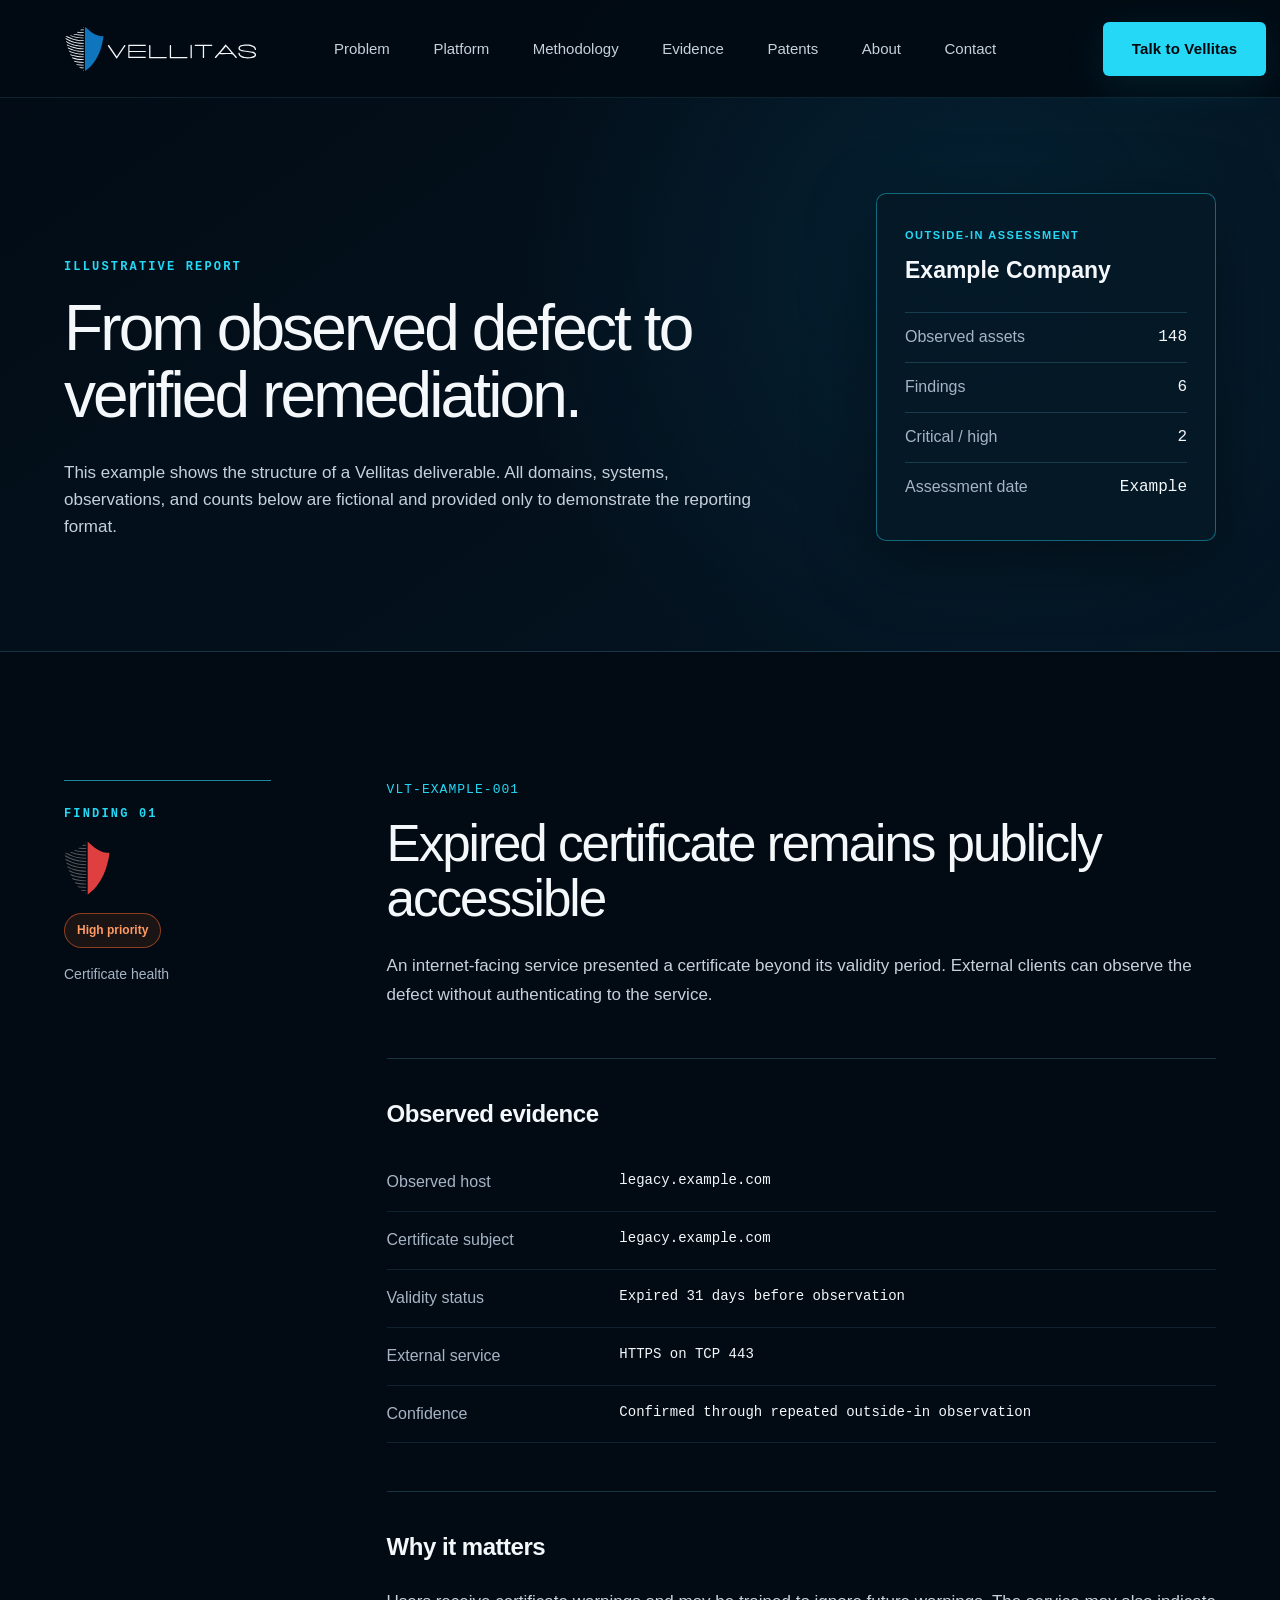
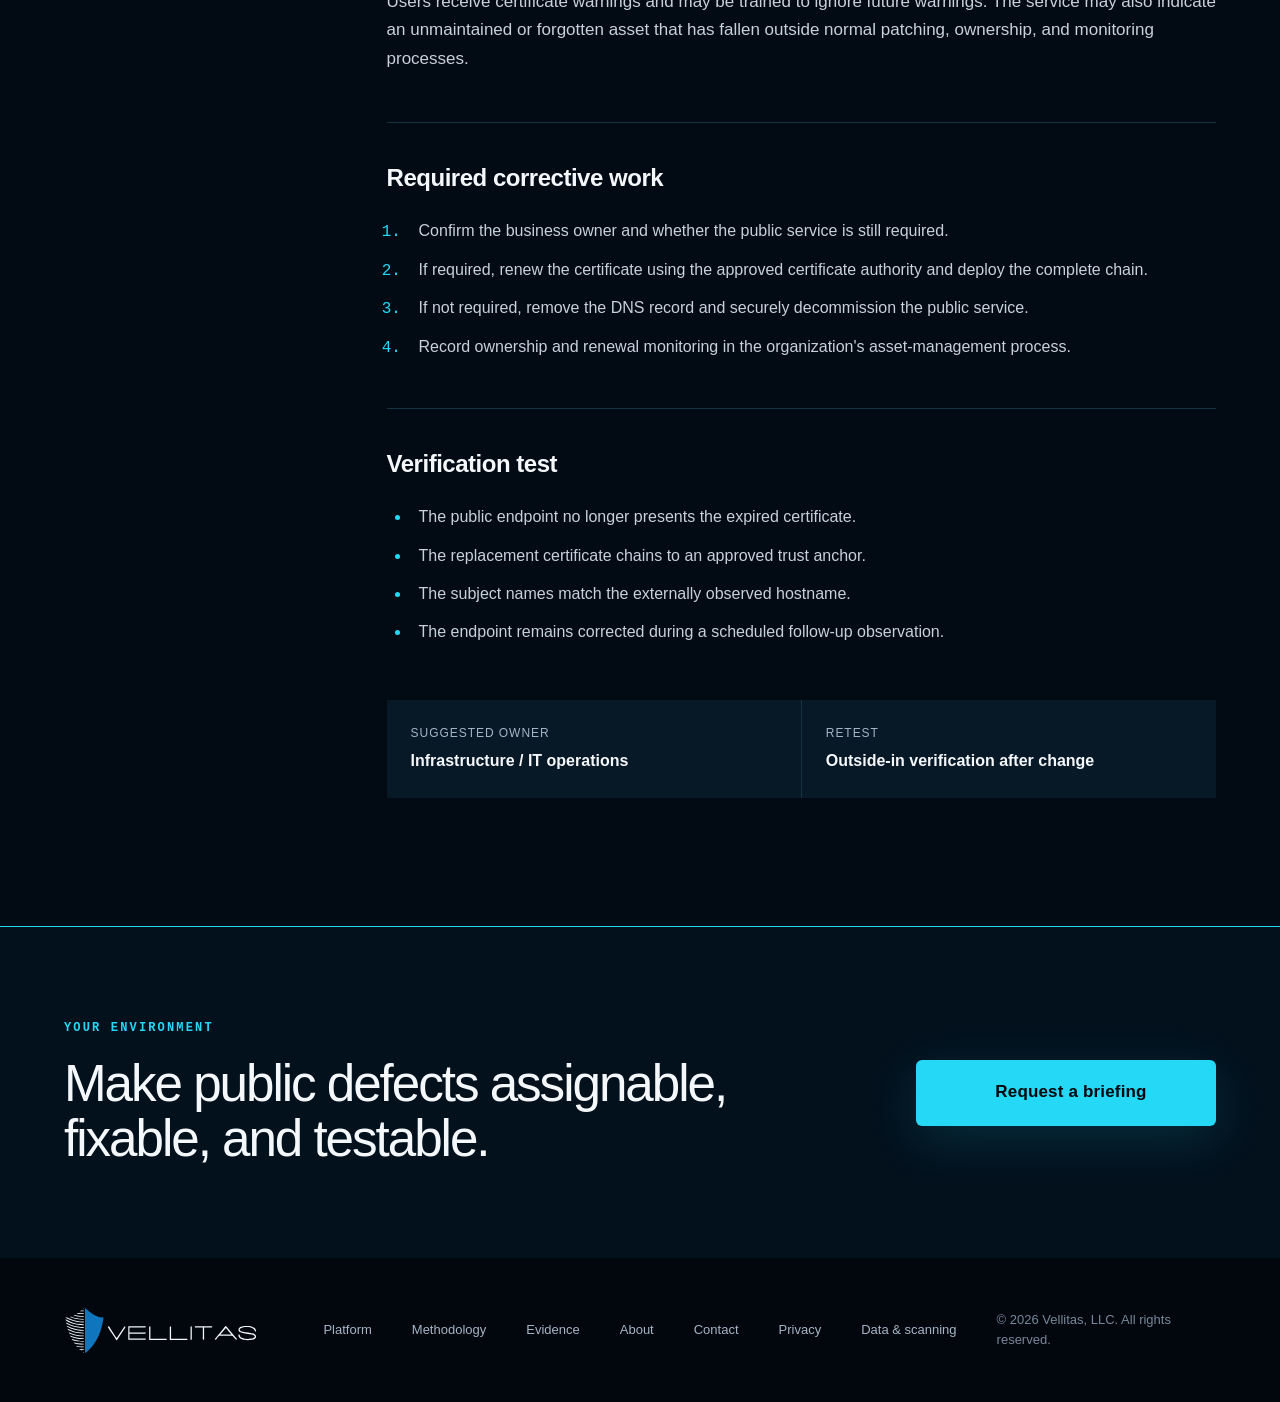
<file: sample-report.html>
<!doctype html>
<html lang="en">
  <head>
    <meta charset="UTF-8" />
    <meta name="viewport" content="width=device-width, initial-scale=1.0" />
    <meta
      name="description"
      content="An illustrative Vellitas outside-in certificate security assessment and remediation report."
    />
    <meta name="theme-color" content="#020b14" />
    <meta property="og:type" content="website" />
    <meta property="og:url" content="https://vellitas.com/sample-report.html" />
    <meta property="og:title" content="Illustrative Remediation Report | Vellitas" />
    <meta
      property="og:description"
      content="See how Vellitas turns observed certificate defects into assignable corrective work and verification tests."
    />
    <meta property="og:image" content="https://vellitas.com/assets/og-image.jpg?v=20260918-2" />
    <meta property="og:image:width" content="1200" />
    <meta property="og:image:height" content="630" />
    <meta property="og:image:alt" content="Vellitas outside-in certificate intelligence" />
    <meta name="twitter:card" content="summary_large_image" />
    <meta name="twitter:image" content="https://vellitas.com/assets/og-image.jpg?v=20260918-2" />
    <link rel="canonical" href="https://vellitas.com/sample-report.html" />
    <link rel="icon" href="assets/favicon.svg?v=20260918-2" type="image/svg+xml" />
    <link rel="stylesheet" href="styles.css?v=20260920-1" />
    <title>Illustrative Remediation Report | Vellitas</title>
  </head>
  <body class="content-page">
    <a class="skip-link" href="#main-content">Skip to content</a>

    <header class="site-header" data-header>
      <a class="wordmark wordmark--on-dark" href="index.html#top" aria-label="Vellitas home">
        <img src="assets/vellitas-logo-on-dark.svg?v=20260918-2" width="1813" height="450" alt="" />
      </a>
      <button
        class="menu-toggle"
        type="button"
        aria-label="Open navigation"
        aria-expanded="false"
        aria-controls="site-navigation"
        data-menu-toggle
      >
        <span></span><span></span>
      </button>
      <nav class="site-nav" id="site-navigation" aria-label="Primary navigation" data-menu>
        <a href="index.html#problem">Problem</a>
        <a href="index.html#platform">Platform</a>
        <a href="index.html#methodology">Methodology</a>
        <a href="evidence.html">Evidence</a>
        <a href="index.html#patents">Patents</a>
        <a href="index.html#about">About</a>
        <a href="index.html#contact">Contact</a>
      </nav>
      <div class="header-actions">
        <a class="button button--header" href="index.html#contact">Talk to Vellitas</a>
      </div>
    </header>

    <main id="main-content">
      <section class="report-hero">
        <div class="section-shell report-hero__layout">
          <div>
            <p class="eyebrow">Illustrative report</p>
            <h1>From observed defect to verified remediation.</h1>
            <p>
              This example shows the structure of a Vellitas deliverable. All domains, systems,
              observations, and counts below are fictional and provided only to demonstrate the
              reporting format.
            </p>
          </div>
          <aside class="report-summary" aria-label="Illustrative assessment summary">
            <span>Outside-in assessment</span>
            <strong>Example Company</strong>
            <dl>
              <div><dt>Observed assets</dt><dd>148</dd></div>
              <div><dt>Findings</dt><dd>6</dd></div>
              <div><dt>Critical / high</dt><dd>2</dd></div>
              <div><dt>Assessment date</dt><dd>Example</dd></div>
            </dl>
          </aside>
        </div>
      </section>

      <section class="report-body section" aria-labelledby="sample-finding-heading">
        <div class="section-shell report-grid">
          <aside class="report-index">
            <p class="eyebrow">Finding 01</p>
            <img class="report-index__shield" src="assets/vellitas-shield-red.svg?v=20260918-2" alt="Immediate action status" />
            <span class="severity severity--high">High priority</span>
            <p>Certificate health</p>
          </aside>

          <article class="finding-detail">
            <header>
              <p class="finding-detail__id">VLT-EXAMPLE-001</p>
              <h2 id="sample-finding-heading">Expired certificate remains publicly accessible</h2>
              <p>
                An internet-facing service presented a certificate beyond its validity period.
                External clients can observe the defect without authenticating to the service.
              </p>
            </header>

            <section aria-labelledby="evidence-heading">
              <h3 id="evidence-heading">Observed evidence</h3>
              <dl class="evidence-table">
                <div><dt>Observed host</dt><dd>legacy.example.com</dd></div>
                <div><dt>Certificate subject</dt><dd>legacy.example.com</dd></div>
                <div><dt>Validity status</dt><dd>Expired 31 days before observation</dd></div>
                <div><dt>External service</dt><dd>HTTPS on TCP 443</dd></div>
                <div><dt>Confidence</dt><dd>Confirmed through repeated outside-in observation</dd></div>
              </dl>
            </section>

            <section aria-labelledby="risk-heading">
              <h3 id="risk-heading">Why it matters</h3>
              <p>
                Users receive certificate warnings and may be trained to ignore future warnings.
                The service may also indicate an unmaintained or forgotten asset that has fallen
                outside normal patching, ownership, and monitoring processes.
              </p>
            </section>

            <section aria-labelledby="remediation-heading">
              <h3 id="remediation-heading">Required corrective work</h3>
              <ol class="remediation-steps">
                <li>Confirm the business owner and whether the public service is still required.</li>
                <li>If required, renew the certificate using the approved certificate authority and deploy the complete chain.</li>
                <li>If not required, remove the DNS record and securely decommission the public service.</li>
                <li>Record ownership and renewal monitoring in the organization's asset-management process.</li>
              </ol>
            </section>

            <section aria-labelledby="verification-heading">
              <h3 id="verification-heading">Verification test</h3>
              <ul class="verification-list">
                <li>The public endpoint no longer presents the expired certificate.</li>
                <li>The replacement certificate chains to an approved trust anchor.</li>
                <li>The subject names match the externally observed hostname.</li>
                <li>The endpoint remains corrected during a scheduled follow-up observation.</li>
              </ul>
            </section>

            <footer class="finding-handoff">
              <div><span>Suggested owner</span><strong>Infrastructure / IT operations</strong></div>
              <div><span>Retest</span><strong>Outside-in verification after change</strong></div>
            </footer>
          </article>
        </div>
      </section>

      <section class="report-cta">
        <div class="section-shell report-cta__layout">
          <div>
            <p class="eyebrow">Your environment</p>
            <h2>Make public defects assignable, fixable, and testable.</h2>
          </div>
          <a class="button button--primary button--large" href="index.html#contact">Request a briefing</a>
        </div>
      </section>
    </main>

    <footer class="site-footer">
      <div class="section-shell site-footer__layout">
        <a class="wordmark wordmark--on-dark" href="index.html#top" aria-label="Vellitas home">
          <img src="assets/vellitas-logo-on-dark.svg?v=20260918-2" width="1813" height="450" alt="" />
        </a>
        <nav aria-label="Footer navigation">
          <a href="index.html#platform">Platform</a>
          <a href="index.html#methodology">Methodology</a>
          <a href="evidence.html">Evidence</a>
          <a href="index.html#about">About</a>
          <a href="index.html#contact">Contact</a>
          <a href="privacy.html">Privacy</a>
          <a href="data-practices.html">Data &amp; scanning</a>
        </nav>
        <p>© <span data-year>2026</span> Vellitas, LLC. All rights reserved.</p>
      </div>
    </footer>
    <script src="script.js?v=20260918-4" defer></script>
  </body>
</html>
</file>
<file: styles.css>
:root {
  color-scheme: dark;
  --bg: #020b14;
  --bg-deep: #01070d;
  --surface: #071827;
  --surface-soft: #0a1e2f;
  --text: #f5f8fb;
  --muted: #a7b4c5;
  --muted-strong: #c7d1dc;
  --cyan: #25d8f5;
  --cyan-soft: #8deafa;
  --orange: #ff6a2a;
  --line: rgba(85, 178, 210, 0.24);
  --line-strong: rgba(55, 216, 247, 0.6);
  --shadow: 0 18px 70px rgba(0, 0, 0, 0.4);
  --header-height: 98px;
  --page-gutter: clamp(24px, 5vw, 82px);
  --max-width: 1500px;
  --radius: 10px;
  --ease: cubic-bezier(0.22, 1, 0.36, 1);
}

*,
*::before,
*::after {
  box-sizing: border-box;
}

html {
  scroll-behavior: smooth;
  scroll-padding-top: var(--header-height);
}

body {
  margin: 0;
  min-width: 320px;
  overflow-x: hidden;
  background:
    radial-gradient(circle at 86% 8%, rgba(12, 70, 103, 0.18), transparent 28rem),
    var(--bg);
  color: var(--text);
  font-family: "Avenir Next", Avenir, "Segoe UI", Helvetica, Arial, sans-serif;
  font-size: 16px;
  line-height: 1.55;
  -webkit-font-smoothing: antialiased;
  text-rendering: optimizeLegibility;
}

body.menu-open {
  overflow: hidden;
}

.sr-only {
  position: absolute !important;
  width: 1px !important;
  height: 1px !important;
  padding: 0 !important;
  margin: -1px !important;
  overflow: hidden !important;
  clip: rect(0, 0, 0, 0) !important;
  white-space: nowrap !important;
  border: 0 !important;
}

img {
  display: block;
  max-width: 100%;
}

a {
  color: inherit;
  text-decoration: none;
}

button,
a {
  -webkit-tap-highlight-color: transparent;
}

button {
  font: inherit;
}

:focus-visible {
  outline: 2px solid var(--cyan);
  outline-offset: 5px;
}

::selection {
  background: var(--cyan);
  color: var(--bg-deep);
}

.skip-link {
  position: fixed;
  z-index: 200;
  top: 16px;
  left: 16px;
  transform: translateY(-180%);
  border-radius: 4px;
  background: var(--cyan);
  color: var(--bg-deep);
  padding: 10px 14px;
  font-weight: 700;
  transition: transform 180ms ease;
}

.skip-link:focus {
  transform: translateY(0);
}

.site-header {
  position: fixed;
  z-index: 100;
  top: 0;
  left: 0;
  display: grid;
  width: 100%;
  height: var(--header-height);
  grid-template-columns: minmax(230px, 1fr) auto minmax(230px, 1fr);
  grid-template-areas: "brand nav actions";
  align-items: center;
  gap: 40px;
  padding: 0 var(--page-gutter);
  border-bottom: 1px solid transparent;
  background: linear-gradient(to bottom, rgba(2, 11, 20, 0.94), rgba(2, 11, 20, 0.35));
  transition: background 220ms ease, border-color 220ms ease, height 220ms ease;
}

.site-header.is-scrolled {
  height: 76px;
  border-bottom-color: rgba(65, 188, 224, 0.14);
  background: rgba(2, 11, 20, 0.9);
  backdrop-filter: blur(18px);
}

.wordmark {
  display: block;
  width: clamp(190px, 15vw, 245px);
  line-height: 0;
}

.site-header > .wordmark {
  grid-area: brand;
}

.wordmark img {
  width: 100%;
  height: auto;
}

.site-nav {
  display: flex;
  align-items: center;
  gap: clamp(24px, 3.4vw, 56px);
  color: var(--muted-strong);
  font-size: 15px;
  font-weight: 500;
  grid-area: nav;
}

.header-actions {
  display: flex;
  align-items: center;
  justify-self: end;
  gap: 14px;
  grid-area: actions;
}

.site-nav a,
.site-footer nav a {
  position: relative;
  transition: color 180ms ease;
}

.site-nav a::after,
.site-footer nav a::after {
  position: absolute;
  right: 0;
  bottom: -9px;
  left: 0;
  height: 2px;
  background: var(--cyan);
  content: "";
  transform: scaleX(0);
  transform-origin: right;
  transition: transform 220ms var(--ease);
}

.site-nav a:hover,
.site-nav a.is-current,
.site-nav a[aria-current="page"],
.site-footer nav a:hover {
  color: var(--text);
}

.site-nav a:hover::after,
.site-nav a.is-current::after,
.site-nav a[aria-current="page"]::after,
.site-footer nav a:hover::after {
  transform: scaleX(1);
  transform-origin: left;
}

.button {
  display: inline-flex;
  min-height: 54px;
  align-items: center;
  justify-content: center;
  gap: 22px;
  border: 1px solid transparent;
  border-radius: 6px;
  padding: 0 28px;
  color: #01070d;
  font-size: 15px;
  font-weight: 700;
  letter-spacing: 0.01em;
  transition: transform 180ms var(--ease), box-shadow 180ms ease, background 180ms ease;
}

.button:hover {
  transform: translateY(-2px);
}

.button svg,
.text-link svg {
  width: 20px;
  height: 20px;
  fill: none;
  stroke: currentColor;
  stroke-linecap: round;
  stroke-linejoin: round;
  stroke-width: 1.8;
}

.button--header {
  justify-self: end;
  background: var(--cyan);
  box-shadow: 0 10px 40px rgba(37, 216, 245, 0.1);
}

.button--header:hover,
.button--primary:hover {
  background: #6ce7fa;
  box-shadow: 0 18px 50px rgba(37, 216, 245, 0.2);
}

.button--primary {
  min-width: 238px;
  background: var(--cyan);
  box-shadow: 0 14px 50px rgba(37, 216, 245, 0.14);
}

.button--large {
  min-width: 300px;
  min-height: 66px;
  padding-right: 24px;
  padding-left: 34px;
  font-size: 17px;
}

.menu-toggle {
  display: none;
  grid-area: menu;
}

.hero {
  position: relative;
  display: flex;
  min-height: min(960px, 100svh);
  align-items: center;
  overflow: hidden;
  background: #020b14;
  padding: calc(var(--header-height) + 48px) var(--page-gutter) 100px;
  isolation: isolate;
}

.hero::before {
  position: absolute;
  z-index: -3;
  inset: 0;
  background:
    radial-gradient(circle at 68% 42%, rgba(7, 63, 94, 0.16), transparent 37%),
    linear-gradient(115deg, rgba(2, 11, 20, 0.98) 5%, rgba(2, 11, 20, 0.82) 43%, rgba(2, 11, 20, 0.08) 72%);
  content: "";
}

.hero::after {
  position: absolute;
  z-index: -1;
  bottom: -210px;
  left: -8%;
  width: 116%;
  height: 290px;
  border: 1px solid rgba(60, 184, 220, 0.26);
  border-radius: 50% 50% 0 0;
  background: radial-gradient(ellipse at top, rgba(17, 62, 88, 0.3), rgba(1, 7, 13, 0.88) 62%);
  box-shadow: 0 -28px 100px rgba(30, 126, 168, 0.08);
  content: "";
}

.hero__content {
  position: relative;
  z-index: 4;
  width: min(685px, 50vw);
  max-width: 100%;
}

.hero h1,
.section h2,
.contact h2 {
  margin: 0;
  color: var(--text);
  font-weight: 450;
  letter-spacing: -0.045em;
  line-height: 1.06;
}

.hero h1 {
  max-width: 660px;
  font-size: clamp(48px, 5.1vw, 79px);
}

.hero__content > p {
  max-width: 660px;
  margin: 34px 0 0;
  color: var(--muted-strong);
  font-size: clamp(18px, 1.45vw, 23px);
  line-height: 1.5;
}

.hero__actions {
  display: flex;
  align-items: center;
  gap: 40px;
  margin-top: 42px;
}

.text-link {
  display: inline-flex;
  align-items: center;
  gap: 16px;
  border-bottom: 1px solid var(--cyan);
  color: var(--cyan);
  padding: 10px 0 8px;
  font-size: 16px;
  font-weight: 600;
  transition: color 180ms ease, gap 180ms var(--ease);
}

.text-link:hover {
  gap: 23px;
  color: var(--cyan-soft);
}

.proof-link {
  display: inline-flex;
  align-items: center;
  gap: 14px;
  margin-top: 58px;
  color: var(--muted);
  font-size: 14px;
  letter-spacing: 0.02em;
  transition: color 180ms ease;
}

.proof-link:hover {
  color: var(--text);
}

.proof-link svg {
  width: 27px;
  height: 27px;
  fill: none;
  stroke: currentColor;
  stroke-width: 1.2;
}

.hero__art {
  position: absolute;
  z-index: -2;
  top: 4%;
  right: 2.5%;
  width: min(80vw, 1250px);
  pointer-events: none;
}

.hero__art::after {
  position: absolute;
  inset: 0;
  background: linear-gradient(90deg, var(--bg) 0%, transparent 28%, transparent 86%, rgba(2, 11, 20, 0.8) 100%);
  content: "";
}

.hero__art img {
  width: 100%;
  height: auto;
  opacity: 0.95;
  animation: globe-drift 13s ease-in-out infinite alternate;
}

.orbit {
  position: absolute;
  z-index: 2;
  display: block;
  border: 1px solid rgba(37, 216, 245, 0.12);
  border-radius: 50%;
  animation: orbit-pulse 6s ease-in-out infinite;
}

.orbit--one {
  top: 27%;
  right: 9%;
  width: 36%;
  aspect-ratio: 1;
}

.orbit--two {
  right: 28%;
  bottom: 18%;
  width: 18%;
  aspect-ratio: 1;
  animation-delay: -2.5s;
}

.scroll-cue {
  position: absolute;
  bottom: 35px;
  left: 50%;
  display: flex;
  flex-direction: column;
  align-items: center;
  gap: 5px;
  color: #78879a;
  font-size: 10px;
  letter-spacing: 0.24em;
  text-transform: uppercase;
  transform: translateX(-50%);
}

.scroll-cue::before {
  width: 1px;
  height: 54px;
  background: linear-gradient(var(--line-strong), transparent);
  content: "";
}

.scroll-cue svg {
  width: 22px;
  fill: none;
  stroke: currentColor;
  stroke-width: 1.4;
}

.section {
  position: relative;
  padding: clamp(110px, 10vw, 170px) 0;
}

.section-shell {
  width: min(calc(100% - (var(--page-gutter) * 2)), var(--max-width));
  margin: 0 auto;
}

.section h2,
.contact h2 {
  font-size: clamp(42px, 4.3vw, 68px);
}

.problem {
  overflow: hidden;
  border-top: 1px solid rgba(55, 216, 247, 0.08);
  background:
    radial-gradient(circle at 78% 53%, rgba(8, 67, 99, 0.22), transparent 32%),
    linear-gradient(180deg, #020b14, #03101c 55%, #020b14);
}

.problem__intro {
  display: grid;
  grid-template-columns: minmax(0, 1.1fr) minmax(360px, 0.7fr);
  align-items: end;
  gap: 8vw;
}

.problem__intro h2 {
  max-width: 790px;
}

.problem__intro p,
.platform__intro p,
.outcomes__intro p,
.patents__copy > p,
.contact p {
  margin: 0;
  color: var(--muted-strong);
  font-size: clamp(17px, 1.25vw, 21px);
  line-height: 1.55;
}

.exposure-comparison {
  display: grid;
  min-height: 560px;
  grid-template-columns: minmax(250px, 0.76fr) 110px minmax(520px, 1.5fr);
  align-items: center;
  margin-top: 92px;
}

.comparison-label h3 {
  margin: 0;
  color: var(--text);
  font-size: 28px;
  font-weight: 600;
  letter-spacing: -0.025em;
}

.comparison-label p {
  margin: 2px 0 0;
  color: var(--muted);
  font-size: 15px;
}

.known-map {
  position: relative;
  min-height: 360px;
  margin-top: 25px;
  overflow: hidden;
  border: 1px solid rgba(37, 216, 245, 0.45);
  border-radius: var(--radius);
  background:
    linear-gradient(rgba(27, 101, 130, 0.09) 1px, transparent 1px),
    linear-gradient(90deg, rgba(27, 101, 130, 0.09) 1px, transparent 1px),
    rgba(5, 23, 36, 0.76);
  background-size: 32px 32px;
  box-shadow: inset 0 0 50px rgba(18, 108, 145, 0.08);
}

.known-map__hub,
.known-map__node {
  position: absolute;
  z-index: 3;
  display: block;
  border: 1px solid var(--cyan);
  background: var(--surface-soft);
  box-shadow: 0 0 20px rgba(37, 216, 245, 0.18);
}

.known-map__hub {
  top: 43%;
  left: 44%;
  width: 58px;
  height: 78px;
  border-radius: 5px;
  transform: translate(-50%, -50%);
}

.known-map__hub::before,
.known-map__hub::after {
  position: absolute;
  right: 10px;
  left: 10px;
  height: 1px;
  background: var(--cyan);
  box-shadow: 0 10px 0 var(--cyan), 0 20px 0 var(--cyan), 0 30px 0 var(--cyan);
  content: "";
}

.known-map__hub::before {
  top: 14px;
}

.known-map__hub::after {
  top: 19px;
  opacity: 0.3;
}

.known-map__node {
  width: 31px;
  height: 31px;
  border-radius: 50%;
}

.known-map__node::after {
  position: absolute;
  top: 50%;
  left: 50%;
  width: 7px;
  height: 7px;
  border-radius: 50%;
  background: var(--cyan);
  content: "";
  transform: translate(-50%, -50%);
}

.known-map__node--one { top: 13%; left: 18%; }
.known-map__node--two { top: 18%; right: 13%; }
.known-map__node--three { bottom: 15%; left: 14%; }
.known-map__node--four { right: 17%; bottom: 12%; }

.known-map__line {
  position: absolute;
  z-index: 1;
  display: block;
  height: 1px;
  background: rgba(37, 216, 245, 0.45);
  transform-origin: left;
}

.known-map__line--one { top: 27%; left: 25%; width: 27%; transform: rotate(29deg); }
.known-map__line--two { top: 35%; left: 53%; width: 30%; transform: rotate(-29deg); }
.known-map__line--three { top: 62%; left: 25%; width: 26%; transform: rotate(-33deg); }
.known-map__line--four { top: 57%; left: 52%; width: 29%; transform: rotate(34deg); }

.scan-bridge {
  position: relative;
  height: 1px;
  background: linear-gradient(90deg, var(--cyan), rgba(37, 216, 245, 0.25));
}

.scan-bridge::before,
.scan-bridge::after {
  position: absolute;
  top: 50%;
  width: 14px;
  height: 14px;
  border: 2px solid var(--cyan);
  border-radius: 50%;
  background: var(--bg);
  box-shadow: 0 0 15px rgba(37, 216, 245, 0.4);
  content: "";
  transform: translateY(-50%);
}

.scan-bridge::before { left: -7px; }
.scan-bridge::after { right: -7px; }

.scan-bridge span {
  position: absolute;
  top: 50%;
  left: 0;
  width: 36px;
  height: 8px;
  border-radius: 50%;
  background: var(--cyan);
  filter: blur(8px);
  animation: scan 3.4s ease-in-out infinite;
  transform: translateY(-50%);
}

.signal-field {
  position: relative;
  height: 470px;
  margin-top: 25px;
  overflow: hidden;
  border-radius: 50% 0 0 12%;
  background:
    radial-gradient(circle at 48% 80%, rgba(20, 95, 130, 0.22), transparent 48%),
    repeating-radial-gradient(ellipse at 40% 85%, transparent 0 58px, rgba(37, 216, 245, 0.12) 59px, transparent 60px),
    linear-gradient(145deg, rgba(5, 27, 43, 0.4), rgba(1, 8, 15, 0.1));
}

.signal-field::before {
  position: absolute;
  inset: 12% -8% -40% 4%;
  border: 1px solid rgba(37, 216, 245, 0.22);
  border-radius: 50%;
  background:
    radial-gradient(circle at 20% 35%, var(--cyan) 0 2px, transparent 3px),
    radial-gradient(circle at 48% 18%, var(--cyan) 0 2px, transparent 3px),
    radial-gradient(circle at 69% 42%, var(--cyan) 0 2px, transparent 3px),
    radial-gradient(circle at 82% 25%, var(--orange) 0 2px, transparent 3px),
    radial-gradient(circle at 38% 62%, var(--cyan) 0 2px, transparent 3px),
    radial-gradient(circle at 61% 72%, var(--cyan) 0 2px, transparent 3px),
    radial-gradient(circle at 91% 63%, var(--cyan) 0 2px, transparent 3px);
  box-shadow: inset 0 18px 60px rgba(19, 111, 151, 0.08), 0 -20px 80px rgba(17, 84, 116, 0.08);
  content: "";
}

.field-line {
  position: absolute;
  z-index: 1;
  left: 12%;
  display: block;
  width: 90%;
  height: 1px;
  background: linear-gradient(90deg, transparent, rgba(37, 216, 245, 0.32), transparent);
  transform-origin: left;
}

.field-line--one { top: 43%; transform: rotate(14deg); }
.field-line--two { top: 62%; transform: rotate(-11deg); }
.field-line--three { top: 26%; transform: rotate(7deg); }

.field-dot {
  position: absolute;
  z-index: 2;
  width: 8px;
  height: 8px;
  border: 2px solid var(--cyan-soft);
  border-radius: 50%;
  background: var(--bg);
  box-shadow: 0 0 14px rgba(37, 216, 245, 0.7);
}

.field-dot--one { top: 30%; left: 18%; }
.field-dot--two { top: 55%; left: 34%; }
.field-dot--three { top: 26%; left: 57%; }
.field-dot--four { top: 68%; left: 72%; }
.field-dot--five { top: 43%; right: 8%; }

.risk-point {
  position: absolute;
  z-index: 4;
  display: flex;
  align-items: center;
  gap: 11px;
  color: #f0f4f7;
  font-size: 13px;
  white-space: nowrap;
}

.risk-point b {
  position: relative;
  display: block;
  width: 12px;
  height: 12px;
  border: 2px solid #ff9b63;
  border-radius: 50%;
  background: var(--orange);
  box-shadow: 0 0 0 7px rgba(255, 106, 42, 0.1), 0 0 22px rgba(255, 106, 42, 0.82);
}

.risk-point b::after {
  position: absolute;
  bottom: 10px;
  left: 50%;
  width: 1px;
  height: 44px;
  background: linear-gradient(var(--orange), transparent);
  content: "";
}

.risk-point em {
  font-style: normal;
}

.risk-point--one { top: 38%; left: 23%; }
.risk-point--two { top: 24%; left: 62%; }
.risk-point--three { top: 70%; left: 30%; }
.risk-point--four { top: 58%; right: 3%; }

.problem__statement {
  max-width: 920px;
  margin: 12px 0 0;
  color: var(--text);
  font-size: clamp(25px, 2.25vw, 37px);
  letter-spacing: -0.028em;
  line-height: 1.28;
}

.problem__statement::before {
  display: block;
  width: 55px;
  height: 3px;
  margin-bottom: 27px;
  background: var(--cyan);
  content: "";
}

.problem__statement strong {
  color: var(--cyan);
  font-weight: 600;
}

.platform {
  overflow: hidden;
  background:
    radial-gradient(circle at 50% 45%, rgba(8, 58, 88, 0.18), transparent 42%),
    var(--bg);
}

.platform__intro {
  max-width: 1100px;
}

.platform__intro p {
  margin-top: 20px;
}

.evidence-flow {
  margin-top: 88px;
}

.evidence-flow__track {
  position: relative;
  display: grid;
  min-height: 315px;
  grid-template-columns: 210px minmax(90px, 1fr) 180px minmax(90px, 1fr) 250px;
  align-items: center;
}

.certificate-sample,
.finding-list {
  position: relative;
  z-index: 4;
  border: 1px solid rgba(67, 215, 244, 0.62);
  border-radius: 9px;
  background: rgba(5, 24, 38, 0.88);
  box-shadow: var(--shadow), inset 0 0 50px rgba(37, 216, 245, 0.04);
}

.certificate-sample {
  display: grid;
  grid-template-columns: auto 1fr;
  gap: 8px 12px;
  padding: 27px 24px;
  font-family: "SFMono-Regular", Consolas, "Liberation Mono", monospace;
  font-size: 11px;
}

.certificate-sample span {
  color: #8194a8;
}

.certificate-sample b {
  overflow: hidden;
  color: #dce9f2;
  font-weight: 400;
  text-overflow: ellipsis;
  white-space: nowrap;
}

.data-stream {
  position: relative;
  height: 140px;
}

.data-stream::before,
.data-stream::after {
  position: absolute;
  top: 50%;
  left: 0;
  width: 100%;
  height: 1px;
  background: linear-gradient(90deg, rgba(37, 216, 245, 0.18), var(--cyan), rgba(37, 216, 245, 0.18));
  content: "";
}

.data-stream::after {
  filter: blur(7px);
}

.data-stream i {
  position: absolute;
  top: 50%;
  left: 0;
  width: 5px;
  height: 5px;
  border-radius: 50%;
  background: var(--cyan);
  box-shadow: 0 0 14px var(--cyan);
  animation: evidence-move 3s linear infinite;
}

.data-stream i:nth-child(2) { animation-delay: -0.4s; transform: translateY(-21px); }
.data-stream i:nth-child(3) { animation-delay: -0.8s; transform: translateY(15px); }
.data-stream i:nth-child(4) { animation-delay: -1.2s; transform: translateY(-43px); }
.data-stream i:nth-child(5) { animation-delay: -1.6s; transform: translateY(34px); }
.data-stream i:nth-child(6) { animation-delay: -2s; transform: translateY(52px); }
.data-stream i:nth-child(7) { animation-delay: -2.4s; transform: translateY(-58px); }
.data-stream i:nth-child(8) { animation-delay: -2.8s; transform: translateY(5px); }

.context-layers {
  position: relative;
  z-index: 4;
  display: flex;
  flex-direction: column;
  gap: 0;
  perspective: 600px;
}

.context-layers span {
  margin-top: -1px;
  border: 1px solid rgba(67, 215, 244, 0.42);
  background: linear-gradient(90deg, rgba(8, 36, 54, 0.96), rgba(10, 47, 70, 0.72));
  padding: 11px 16px;
  color: var(--muted-strong);
  font-size: 12px;
  transform: rotateY(-8deg);
}

.context-layers span:first-child { border-radius: 8px 8px 0 0; }
.context-layers span:last-child { border-radius: 0 0 8px 8px; }

.anomaly-stream {
  position: relative;
  height: 140px;
}

.anomaly-stream::before {
  position: absolute;
  top: 50%;
  width: 100%;
  height: 2px;
  background: linear-gradient(90deg, var(--cyan), var(--cyan-soft));
  box-shadow: 0 0 18px rgba(37, 216, 245, 0.42);
  content: "";
}

.anomaly-stream i {
  position: absolute;
  left: 22%;
  width: 12px;
  height: 12px;
  border-radius: 50%;
  background: var(--orange);
  box-shadow: 0 0 0 7px rgba(255, 106, 42, 0.1), 0 0 22px rgba(255, 106, 42, 0.8);
  animation: anomaly-rise 3.8s ease-in-out infinite;
}

.anomaly-stream i:nth-child(1) { top: 20%; }
.anomaly-stream i:nth-child(2) { top: 62%; left: 54%; animation-delay: -1.2s; }
.anomaly-stream i:nth-child(3) { top: 3%; left: 78%; animation-delay: -2.4s; }

.finding-list {
  padding: 22px;
}

.finding-list strong {
  display: block;
  border-bottom: 1px solid rgba(89, 178, 207, 0.25);
  padding-bottom: 13px;
  font-size: 14px;
}

.finding-list span {
  display: flex;
  align-items: center;
  gap: 11px;
  border-bottom: 1px solid rgba(89, 178, 207, 0.16);
  padding: 13px 0;
  color: var(--muted-strong);
  font-size: 12px;
}

.finding-list span:last-child {
  border-bottom: 0;
}

.finding-list i {
  width: 9px;
  height: 9px;
  border-radius: 50%;
  background: var(--orange);
  box-shadow: 0 0 14px rgba(255, 106, 42, 0.55);
}

.process-steps {
  display: grid;
  margin: 35px 0 0;
  padding: 0;
  grid-template-columns: repeat(4, 1fr);
  list-style: none;
}

.process-step {
  position: relative;
  border-top: 1px solid var(--line);
  transition: border-color 180ms ease, background 180ms ease;
}

.process-step::before {
  position: absolute;
  top: -5px;
  left: 18px;
  width: 8px;
  height: 8px;
  border: 2px solid var(--cyan);
  border-radius: 50%;
  background: var(--bg);
  content: "";
  transition: background 180ms ease, box-shadow 180ms ease;
}

.process-step.is-active {
  border-top-color: var(--cyan);
  background: linear-gradient(180deg, rgba(37, 216, 245, 0.05), transparent 80%);
}

.process-step.is-active::before {
  background: var(--cyan);
  box-shadow: 0 0 14px rgba(37, 216, 245, 0.65);
}

.process-step button {
  display: flex;
  width: 100%;
  min-height: 205px;
  align-items: flex-start;
  gap: 18px;
  border: 0;
  background: transparent;
  color: inherit;
  padding: 28px 18px;
  text-align: left;
  cursor: pointer;
}

.process-step__number {
  color: var(--cyan);
  font-size: 42px;
  font-weight: 500;
  letter-spacing: -0.05em;
  line-height: 1;
}

.process-step__copy {
  display: flex;
  flex-direction: column;
  gap: 8px;
}

.process-step__copy strong {
  color: var(--text);
  font-size: 19px;
  font-weight: 600;
}

.process-step__copy small {
  color: var(--muted);
  font-size: 14px;
  line-height: 1.5;
}

.capability-rail {
  display: grid;
  margin: 68px 0 0;
  padding: 30px 0 0;
  border-top: 1px solid var(--line);
  grid-template-columns: repeat(6, 1fr);
  list-style: none;
}

.capability-rail li {
  display: flex;
  min-height: 42px;
  align-items: center;
  gap: 13px;
  border-right: 1px solid var(--line);
  padding: 0 20px;
  color: var(--muted-strong);
  font-size: 13px;
}

.capability-rail li:first-child { padding-left: 0; }
.capability-rail li:last-child { border-right: 0; }

.capability-rail svg {
  width: 28px;
  min-width: 28px;
  height: 28px;
  fill: none;
  stroke: var(--cyan);
  stroke-linecap: round;
  stroke-linejoin: round;
  stroke-width: 1.4;
}

.capability-status {
  border-top: 1px solid rgba(55, 216, 247, 0.08);
  background:
    radial-gradient(circle at 18% 24%, rgba(10, 80, 111, 0.2), transparent 28rem),
    #020b14;
}

.section-heading {
  display: grid;
  grid-template-columns: minmax(0, 1.1fr) minmax(340px, 0.65fr);
  align-items: end;
  gap: 8vw;
}

.section-heading h2 {
  max-width: 850px;
}

.section-heading > p:last-child {
  margin: 0;
  color: var(--muted-strong);
  font-size: clamp(17px, 1.25vw, 21px);
  line-height: 1.55;
}

.capability-status__grid {
  display: grid;
  grid-template-columns: repeat(2, minmax(0, 1fr));
  gap: 28px;
  margin-top: 76px;
}

.capability-panel {
  position: relative;
  min-height: 470px;
  overflow: hidden;
  border: 1px solid var(--line);
  border-radius: var(--radius);
  padding: clamp(32px, 4vw, 58px);
  background: rgba(5, 24, 38, 0.78);
}

.capability-panel::before {
  position: absolute;
  top: 0;
  right: 0;
  left: 0;
  height: 2px;
  background: var(--cyan);
  content: "";
}

.capability-panel--roadmap::before {
  background: linear-gradient(90deg, var(--orange), rgba(255, 106, 42, 0.15));
}

.capability-panel__label {
  display: inline-flex;
  border: 1px solid rgba(37, 216, 245, 0.32);
  border-radius: 999px;
  padding: 7px 12px;
  color: var(--cyan-soft);
  font-family: "SFMono-Regular", Consolas, monospace;
  font-size: 11px;
  letter-spacing: 0.12em;
  text-transform: uppercase;
}

.capability-panel--roadmap .capability-panel__label {
  border-color: rgba(255, 106, 42, 0.32);
  color: #ff9b70;
}

.capability-panel h3 {
  max-width: 540px;
  margin: 28px 0 0;
  font-size: clamp(25px, 2.1vw, 34px);
  font-weight: 550;
  letter-spacing: -0.025em;
  line-height: 1.16;
}

.capability-panel ul {
  display: grid;
  gap: 15px;
  margin: 30px 0 0;
  padding: 0;
  color: var(--muted);
  list-style: none;
}

.capability-panel li {
  position: relative;
  padding-left: 22px;
  line-height: 1.55;
}

.capability-panel li::before {
  position: absolute;
  top: 0.68em;
  left: 0;
  width: 7px;
  height: 7px;
  border: 1px solid var(--cyan);
  border-radius: 50%;
  content: "";
}

.capability-panel--roadmap li::before {
  border-color: var(--orange);
}

.capability-panel .text-link {
  margin-top: 32px;
  font-size: 14px;
}

.evidence-depth {
  border-top: 1px solid rgba(55, 216, 247, 0.08);
  background:
    radial-gradient(circle at 82% 18%, rgba(12, 94, 129, 0.19), transparent 31rem),
    linear-gradient(180deg, #020b14, #03101c);
}

.evidence-depth__intro {
  display: grid;
  grid-template-columns: minmax(0, 1.15fr) minmax(360px, 0.65fr);
  align-items: end;
  gap: 8vw;
}

.evidence-depth__intro h2 {
  max-width: 920px;
}

.evidence-depth__intro > p {
  margin: 0;
  color: var(--muted-strong);
  font-size: clamp(17px, 1.25vw, 21px);
  line-height: 1.58;
}

.evidence-depth__grid {
  display: grid;
  grid-template-columns: repeat(3, minmax(0, 1fr));
  gap: 1px;
  margin-top: 76px;
  background: var(--line);
}

.evidence-depth__card {
  min-height: 350px;
  padding: clamp(30px, 3.2vw, 48px);
  background: rgba(4, 20, 33, 0.97);
}

.evidence-depth__status {
  display: inline-flex;
  border: 1px solid rgba(37, 216, 245, 0.3);
  border-radius: 999px;
  padding: 6px 10px;
  color: var(--cyan-soft);
  font-family: "SFMono-Regular", Consolas, monospace;
  font-size: 10px;
  letter-spacing: 0.08em;
  line-height: 1.2;
  text-transform: uppercase;
}

.evidence-depth__status--building {
  border-color: rgba(126, 218, 145, 0.32);
  color: #9de7ad;
}

.evidence-depth__status--roadmap {
  border-color: rgba(255, 106, 42, 0.32);
  color: #ff9b70;
}

.evidence-depth__card h3 {
  margin: 62px 0 0;
  color: var(--text);
  font-size: clamp(23px, 1.85vw, 30px);
  font-weight: 550;
  letter-spacing: -0.025em;
  line-height: 1.18;
}

.evidence-depth__card p {
  margin: 18px 0 0;
  color: var(--muted);
  font-size: 15px;
  line-height: 1.72;
}

.scope-assurance {
  display: grid;
  grid-template-columns: minmax(0, 1fr) auto;
  align-items: end;
  gap: 6vw;
  margin-top: 48px;
  border: 1px solid var(--line);
  border-left: 2px solid var(--cyan);
  border-radius: var(--radius);
  padding: clamp(30px, 4vw, 52px);
  background: rgba(5, 24, 38, 0.74);
}

.scope-assurance h3 {
  max-width: 850px;
  margin: 0;
  font-size: clamp(27px, 2.5vw, 40px);
  font-weight: 520;
  letter-spacing: -0.03em;
  line-height: 1.16;
}

.scope-assurance p:not(.eyebrow) {
  max-width: 900px;
  margin: 20px 0 0;
  color: var(--muted);
  line-height: 1.7;
}

.scope-assurance .text-link {
  white-space: nowrap;
}

.methodology {
  border-top: 1px solid rgba(55, 216, 247, 0.08);
  background:
    radial-gradient(circle at 85% 32%, rgba(8, 67, 99, 0.2), transparent 30rem),
    linear-gradient(180deg, #03101c, #020b14);
}

.methodology__intro {
  display: grid;
  grid-template-columns: minmax(0, 1.15fr) minmax(360px, 0.65fr);
  align-items: end;
  gap: 8vw;
}

.methodology__intro h2 {
  max-width: 900px;
}

.methodology__intro > p {
  margin: 0;
  color: var(--muted-strong);
  font-size: clamp(17px, 1.25vw, 21px);
}

.methodology__grid {
  display: grid;
  grid-template-columns: repeat(4, minmax(0, 1fr));
  gap: 1px;
  margin-top: 80px;
  background: var(--line);
}

.method-card {
  min-height: 390px;
  padding: 38px 30px;
  background: #041421;
}

.method-card > span {
  color: var(--cyan);
  font-family: "SFMono-Regular", Consolas, monospace;
  font-size: 12px;
}

.method-card h3 {
  margin: 82px 0 0;
  font-size: 22px;
  font-weight: 600;
}

.method-card p {
  margin: 17px 0 0;
  color: var(--muted);
  font-size: 15px;
  line-height: 1.7;
}

.scan-principle {
  display: grid;
  grid-template-columns: minmax(0, 1fr) minmax(480px, 0.85fr);
  gap: 9vw;
  margin-top: 72px;
  border-top: 1px solid var(--line);
  padding-top: 62px;
}

.scan-principle h3 {
  margin: 0;
  font-size: clamp(28px, 2.7vw, 44px);
  font-weight: 520;
  letter-spacing: -0.03em;
}

.scan-principle p:not(.eyebrow) {
  max-width: 760px;
  margin: 24px 0 0;
  color: var(--muted);
  font-size: 17px;
}

.scan-principle .text-link {
  margin-top: 28px;
}

.status-legend {
  display: grid;
  grid-template-columns: repeat(2, minmax(0, 1fr));
  gap: 18px;
}

.status-legend > div {
  display: flex;
  min-height: 118px;
  align-items: center;
  gap: 18px;
  border: 1px solid var(--line);
  border-radius: 8px;
  padding: 18px;
  background: rgba(5, 24, 38, 0.68);
}

.status-legend img {
  width: 44px;
  height: 52px;
}

.status-legend span {
  color: var(--muted);
  font-size: 13px;
}

.status-legend strong {
  display: block;
  color: var(--text);
  font-size: 15px;
}

.standards-note {
  display: grid;
  grid-template-columns: auto minmax(0, 1fr) auto;
  align-items: center;
  gap: clamp(24px, 4vw, 60px);
  margin-top: 58px;
  border: 1px solid var(--line);
  border-left: 2px solid var(--cyan);
  border-radius: var(--radius);
  padding: 28px 32px;
  background: rgba(5, 24, 38, 0.72);
}

.standards-note .eyebrow,
.standards-note > p:nth-child(2) {
  margin: 0;
}

.standards-note > p:nth-child(2) {
  color: var(--muted);
  font-size: 14px;
  line-height: 1.65;
}

.standards-note .text-link {
  white-space: nowrap;
}

.vendor-risk {
  border-top: 1px solid rgba(55, 216, 247, 0.08);
  background:
    radial-gradient(circle at 18% 40%, rgba(10, 80, 111, 0.18), transparent 30rem),
    #020b14;
}

.vendor-risk__grid {
  display: grid;
  grid-template-columns: repeat(3, minmax(0, 1fr));
  gap: 1px;
  margin-top: 72px;
  background: var(--line);
}

.vendor-case {
  min-height: 330px;
  padding: clamp(30px, 3vw, 46px);
  background: rgba(4, 20, 33, 0.96);
}

.vendor-case > span {
  color: var(--cyan);
  font-family: "SFMono-Regular", Consolas, monospace;
  font-size: 11px;
  letter-spacing: 0.08em;
  text-transform: uppercase;
}

.vendor-case h3 {
  margin: 68px 0 0;
  color: var(--text);
  font-size: clamp(25px, 2vw, 32px);
  font-weight: 550;
  letter-spacing: -0.025em;
}

.vendor-case p {
  margin: 18px 0 0;
  color: var(--muted);
  line-height: 1.7;
}

.vendor-risk__footer {
  display: flex;
  align-items: center;
  justify-content: space-between;
  gap: 36px;
  border-top: 1px solid var(--line);
  margin-top: 44px;
  padding-top: 30px;
}

.vendor-risk__footer p {
  max-width: 780px;
  margin: 0;
  color: var(--muted-strong);
  font-size: 18px;
}

.outcomes {
  border-top: 1px solid rgba(60, 188, 220, 0.1);
  border-bottom: 1px solid rgba(60, 188, 220, 0.1);
  background: #03111d;
}

.outcomes__layout {
  display: grid;
  grid-template-columns: minmax(340px, 0.8fr) minmax(540px, 1.25fr);
  gap: 10vw;
}

.outcomes__intro h2 {
  max-width: 560px;
}

.outcomes__intro p {
  max-width: 540px;
  margin-top: 28px;
}

.outcomes__intro .report-handoff {
  border-left: 2px solid var(--cyan);
  margin-top: 38px;
  padding: 4px 0 4px 22px;
  color: var(--text);
  font-size: 16px;
  font-weight: 600;
}

.report-link {
  margin-top: 28px;
}

.outcome-lines {
  border-top: 1px solid var(--line);
}

.outcome-lines article {
  display: grid;
  grid-template-columns: 54px 1fr;
  gap: 22px;
  border-bottom: 1px solid var(--line);
  padding: 34px 0;
}

.outcome-lines article > span {
  color: var(--cyan);
  font-family: "SFMono-Regular", Consolas, monospace;
  font-size: 13px;
}

.outcome-lines h3 {
  margin: 0;
  color: var(--text);
  font-size: 22px;
  font-weight: 600;
  letter-spacing: -0.02em;
}

.outcome-lines p {
  max-width: 570px;
  margin: 8px 0 0;
  color: var(--muted);
  font-size: 16px;
}

.patents {
  overflow: hidden;
  background:
    radial-gradient(circle at 77% 45%, rgba(9, 70, 102, 0.2), transparent 36%),
    var(--bg);
}

.patents__layout {
  display: grid;
  min-height: 650px;
  grid-template-columns: minmax(450px, 0.9fr) minmax(520px, 1.15fr);
  align-items: center;
  gap: 4vw;
}

.patents__copy {
  position: relative;
  z-index: 2;
}

.patents__copy > p {
  max-width: 710px;
  margin-top: 30px;
}

.patent-links {
  display: flex;
  flex-wrap: wrap;
  gap: 20px 38px;
  margin-top: 42px;
}

.patent-links a,
.email-link {
  border-bottom: 1px solid var(--cyan);
  color: var(--cyan);
  font-weight: 600;
  transition: color 180ms ease, border-color 180ms ease;
}

.patent-links a {
  padding-bottom: 4px;
  font-size: 16px;
}

.patent-links a:hover,
.email-link:hover {
  border-color: var(--cyan-soft);
  color: var(--cyan-soft);
}

.patent-title {
  color: var(--muted) !important;
  font-size: 13px !important;
  letter-spacing: 0.03em;
}

.patents__art {
  position: relative;
  margin-right: -18%;
}

.patents__art::after {
  position: absolute;
  inset: 0;
  background: linear-gradient(90deg, var(--bg) 0%, transparent 18%, transparent 82%, var(--bg) 100%);
  content: "";
}

.patents__art img {
  width: 100%;
  mix-blend-mode: screen;
}

.eyebrow {
  margin: 0 0 18px;
  color: var(--cyan);
  font-family: "SFMono-Regular", Consolas, "Liberation Mono", monospace;
  font-size: 12px;
  font-weight: 600;
  letter-spacing: 0.18em;
  text-transform: uppercase;
}

.leadership {
  border-top: 1px solid rgba(55, 216, 247, 0.08);
  background:
    radial-gradient(circle at 18% 34%, rgba(8, 67, 99, 0.2), transparent 30rem),
    linear-gradient(180deg, #020b14, #03101c);
}

.leadership__intro {
  display: grid;
  grid-template-columns: minmax(500px, 1.15fr) minmax(360px, 0.7fr);
  align-items: end;
  gap: 8vw;
}

.leadership__intro h2 {
  max-width: 880px;
}

.leadership__intro > p:last-child {
  margin: 0;
  color: var(--muted-strong);
  font-size: clamp(17px, 1.25vw, 21px);
  line-height: 1.55;
}

.leadership__grid {
  display: grid;
  grid-template-columns: repeat(3, minmax(0, 1fr));
  gap: clamp(28px, 3.5vw, 56px);
  margin-top: 86px;
}

.leader-card {
  display: grid;
  grid-template-columns: 84px minmax(0, 1fr);
  gap: 28px;
  border-top: 1px solid var(--line-strong);
  padding: 36px 0 0;
}

.leader-card__mark {
  display: grid;
  width: 70px;
  height: 70px;
  place-items: center;
  border: 1px solid rgba(37, 216, 245, 0.48);
  border-radius: 50%;
  background: radial-gradient(circle, rgba(37, 216, 245, 0.12), rgba(3, 17, 29, 0.82));
  color: var(--cyan-soft);
  font-family: "SFMono-Regular", Consolas, monospace;
  font-size: 17px;
  letter-spacing: 0.08em;
}

.leader-card__role {
  margin: 0 0 6px;
  color: var(--cyan);
  font-size: 12px;
  font-weight: 700;
  letter-spacing: 0.12em;
  text-transform: uppercase;
}

.leader-card h3 {
  margin: 0;
  color: var(--text);
  font-size: 29px;
  font-weight: 550;
  letter-spacing: -0.025em;
}

.leader-card div > p:not(.leader-card__role) {
  margin: 19px 0 0;
  color: var(--muted);
  font-size: 16px;
  line-height: 1.7;
}

.leader-card__link {
  margin-top: 22px;
  font-size: 14px;
}

.contact {
  position: relative;
  overflow: hidden;
  border-top: 1px solid var(--cyan);
  border-bottom: 1px solid rgba(37, 216, 245, 0.35);
  padding: clamp(82px, 8vw, 130px) 0;
  background:
    linear-gradient(90deg, rgba(4, 31, 48, 0.94), rgba(2, 12, 21, 0.78)),
    #03101c;
}

.contact__layout {
  position: relative;
  z-index: 3;
  display: grid;
  grid-template-columns: minmax(420px, 0.82fr) minmax(560px, 1.05fr);
  align-items: center;
  gap: 8vw;
}

.contact h2 {
  max-width: 850px;
}

.contact p {
  margin-top: 22px;
}

.contact .contact__privacy {
  max-width: 650px;
  margin-top: 28px;
  color: var(--muted);
  font-size: 14px;
}

.contact__privacy a {
  border-bottom: 1px solid var(--cyan);
  color: var(--cyan);
}

.contact__actions {
  display: flex;
  flex-direction: column;
  align-items: flex-start;
  gap: 25px;
}

.contact-form {
  display: grid;
  gap: 20px;
  border: 1px solid rgba(55, 216, 247, 0.28);
  border-radius: var(--radius);
  padding: clamp(26px, 3.6vw, 46px);
  background: rgba(2, 14, 24, 0.82);
  box-shadow: var(--shadow);
}

.contact-form__row {
  display: grid;
  grid-template-columns: repeat(2, minmax(0, 1fr));
  gap: 18px;
}

.contact-form label:not(.contact-form__consent):not(.contact-form__trap) {
  display: grid;
  gap: 8px;
}

.contact-form label > span:first-child {
  color: var(--muted-strong);
  font-size: 13px;
  font-weight: 600;
}

.contact-form label em {
  color: #75879a;
  font-size: 11px;
  font-style: normal;
  font-weight: 400;
}

.contact-form input[type="text"],
.contact-form input[type="email"],
.contact-form textarea {
  width: 100%;
  border: 1px solid rgba(85, 178, 210, 0.32);
  border-radius: 5px;
  outline: 0;
  background: rgba(4, 22, 35, 0.9);
  color: var(--text);
  padding: 13px 14px;
  font: inherit;
  transition: border-color 180ms ease, box-shadow 180ms ease;
}

.contact-form input[type="text"],
.contact-form input[type="email"] {
  min-height: 49px;
}

.contact-form textarea {
  min-height: 138px;
  resize: vertical;
}

.contact-form input:focus,
.contact-form textarea:focus {
  border-color: var(--cyan);
  box-shadow: 0 0 0 3px rgba(37, 216, 245, 0.1);
}

.contact-form__consent {
  display: flex;
  align-items: flex-start;
  gap: 11px;
  color: var(--muted);
  font-size: 13px;
  line-height: 1.45;
}

.contact-form__consent input {
  width: 17px;
  height: 17px;
  flex: 0 0 auto;
  margin: 2px 0 0;
  accent-color: var(--cyan);
}

.contact-form__trap {
  position: absolute !important;
  left: -10000px !important;
  width: 1px !important;
  height: 1px !important;
  overflow: hidden !important;
}

.contact-form__footer {
  display: flex;
  align-items: center;
  gap: 22px;
}

.contact-form .button {
  flex: 0 0 auto;
  border: 0;
  cursor: pointer;
}

.contact-form .button:disabled {
  cursor: wait;
  opacity: 0.62;
  transform: none;
}

.contact-form__status {
  margin: 0 !important;
  color: var(--muted) !important;
  font-size: 13px !important;
  line-height: 1.45 !important;
}

.contact-form__status.is-success { color: #79e4a8 !important; }
.contact-form__status.is-error { color: #ff9b8b !important; }

.email-link {
  display: inline-flex;
  align-items: center;
  gap: 12px;
  padding-bottom: 3px;
  font-size: 16px;
}

.email-link svg {
  width: 20px;
  height: 20px;
  fill: none;
  stroke: currentColor;
  stroke-width: 1.5;
}

.contact__signal {
  position: absolute;
  z-index: 1;
  right: -7%;
  bottom: -60%;
  width: 62%;
  aspect-ratio: 1.9;
  border: 1px solid rgba(37, 216, 245, 0.15);
  border-radius: 50%;
  transform: rotate(-7deg);
}

.contact__signal::before,
.contact__signal::after {
  position: absolute;
  inset: 9%;
  border: 1px solid rgba(37, 216, 245, 0.14);
  border-radius: inherit;
  content: "";
}

.contact__signal::after {
  inset: 20%;
}

.contact__signal i {
  position: absolute;
  z-index: 2;
  width: 8px;
  height: 8px;
  border-radius: 50%;
  background: var(--orange);
  box-shadow: 0 0 14px rgba(255, 106, 42, 0.7);
}

.contact__signal i:nth-child(1) { top: 13%; left: 20%; }
.contact__signal i:nth-child(2) { top: 30%; left: 44%; }
.contact__signal i:nth-child(3) { top: 10%; right: 19%; }
.contact__signal i:nth-child(4) { top: 48%; right: 31%; }

.site-footer {
  padding: 48px 0;
  background: var(--bg-deep);
}

.site-footer__layout {
  display: grid;
  grid-template-columns: 1fr auto 1fr;
  align-items: center;
  gap: 40px;
}

.site-footer nav {
  display: flex;
  flex-wrap: wrap;
  justify-content: center;
  gap: 40px;
  color: var(--muted);
  font-size: 13px;
}

.site-footer p {
  justify-self: end;
  margin: 0;
  color: #78879a;
  font-size: 13px;
}

.content-page .site-header {
  border-bottom-color: rgba(65, 188, 224, 0.14);
  background: rgba(2, 11, 20, 0.94);
}

.report-hero {
  padding: calc(var(--header-height) + 95px) 0 110px;
  border-bottom: 1px solid var(--line);
  background:
    radial-gradient(circle at 76% 38%, rgba(10, 88, 125, 0.24), transparent 30rem),
    linear-gradient(145deg, #020b14, #041523);
}

.report-hero__layout {
  display: grid;
  grid-template-columns: minmax(0, 1.2fr) minmax(340px, 0.55fr);
  align-items: end;
  gap: 9vw;
}

.report-hero h1,
.legal-copy h1 {
  max-width: 900px;
  margin: 0;
  color: var(--text);
  font-size: clamp(48px, 5vw, 76px);
  font-weight: 450;
  letter-spacing: -0.045em;
  line-height: 1.05;
}

.report-hero__layout > div > p:last-child {
  max-width: 760px;
  margin: 30px 0 0;
  color: var(--muted-strong);
  font-size: clamp(17px, 1.3vw, 21px);
  line-height: 1.6;
}

.report-summary {
  border: 1px solid rgba(37, 216, 245, 0.42);
  border-radius: var(--radius);
  background: rgba(5, 24, 38, 0.88);
  padding: 28px;
  box-shadow: var(--shadow);
}

.report-summary > span {
  color: var(--cyan);
  font-size: 11px;
  font-weight: 700;
  letter-spacing: 0.14em;
  text-transform: uppercase;
}

.report-summary > strong {
  display: block;
  margin-top: 6px;
  color: var(--text);
  font-size: 23px;
  font-weight: 550;
}

.report-summary dl {
  margin: 24px 0 0;
}

.report-summary dl div {
  display: flex;
  justify-content: space-between;
  gap: 20px;
  border-top: 1px solid var(--line);
  padding: 12px 0;
}

.report-summary dt {
  color: var(--muted);
}

.report-summary dd {
  margin: 0;
  color: var(--text);
  font-family: "SFMono-Regular", Consolas, monospace;
}

.report-body {
  background: var(--bg);
}

.report-grid {
  display: grid;
  grid-template-columns: minmax(190px, 0.25fr) minmax(0, 1fr);
  align-items: start;
  gap: clamp(48px, 9vw, 140px);
}

.report-index {
  position: sticky;
  top: calc(var(--header-height) + 45px);
  border-top: 1px solid var(--line-strong);
  padding-top: 24px;
}

.report-index > p:last-child {
  margin: 16px 0 0;
  color: var(--muted);
  font-size: 14px;
}

.report-index__shield {
  width: 46px;
  height: 54px;
  margin: 18px 0;
}

.severity {
  display: inline-flex;
  border-radius: 999px;
  padding: 7px 12px;
  font-size: 12px;
  font-weight: 700;
}

.severity--high {
  border: 1px solid rgba(255, 106, 42, 0.5);
  background: rgba(255, 106, 42, 0.1);
  color: #ff9b63;
}

.finding-detail {
  max-width: 980px;
}

.finding-detail__id {
  margin: 0 0 16px;
  color: var(--cyan);
  font-family: "SFMono-Regular", Consolas, monospace;
  font-size: 13px;
  letter-spacing: 0.08em;
}

.finding-detail h2,
.report-cta h2 {
  margin: 0;
  color: var(--text);
  font-size: clamp(38px, 4vw, 62px);
  font-weight: 450;
  letter-spacing: -0.04em;
  line-height: 1.08;
}

.finding-detail header > p:last-child,
.finding-detail section > p {
  color: var(--muted-strong);
  font-size: 17px;
  line-height: 1.7;
}

.finding-detail header > p:last-child {
  max-width: 830px;
  margin: 26px 0 0;
}

.finding-detail > section {
  border-top: 1px solid var(--line);
  margin-top: 48px;
  padding-top: 36px;
}

.finding-detail h3 {
  margin: 0 0 22px;
  color: var(--text);
  font-size: 24px;
  font-weight: 600;
  letter-spacing: -0.02em;
}

.evidence-table {
  margin: 0;
}

.evidence-table div {
  display: grid;
  grid-template-columns: minmax(170px, 0.35fr) 1fr;
  gap: 24px;
  border-bottom: 1px solid rgba(85, 178, 210, 0.14);
  padding: 16px 0;
}

.evidence-table dt {
  color: var(--muted);
}

.evidence-table dd {
  margin: 0;
  color: var(--text);
  font-family: "SFMono-Regular", Consolas, monospace;
  font-size: 14px;
}

.remediation-steps,
.verification-list {
  margin: 0;
  padding-left: 24px;
  color: var(--muted-strong);
}

.remediation-steps li,
.verification-list li {
  margin: 12px 0;
  padding-left: 8px;
  line-height: 1.65;
}

.remediation-steps li::marker {
  color: var(--cyan);
  font-family: "SFMono-Regular", Consolas, monospace;
}

.verification-list li::marker {
  color: var(--cyan);
}

.finding-handoff {
  display: grid;
  grid-template-columns: repeat(2, 1fr);
  gap: 1px;
  margin-top: 54px;
  background: var(--line);
}

.finding-handoff div {
  background: var(--surface);
  padding: 24px;
}

.finding-handoff span,
.finding-handoff strong {
  display: block;
}

.finding-handoff span {
  color: var(--muted);
  font-size: 12px;
  letter-spacing: 0.08em;
  text-transform: uppercase;
}

.finding-handoff strong {
  margin-top: 7px;
  color: var(--text);
  font-weight: 550;
}

.report-cta {
  border-top: 1px solid var(--cyan);
  padding: 92px 0;
  background: #03111d;
}

.evidence-hero {
  min-height: 690px;
  display: flex;
  align-items: center;
}

.evidence-summary {
  align-self: center;
}

.evidence-section {
  border-bottom: 1px solid rgba(55, 216, 247, 0.1);
}

.evidence-section--alternate {
  background:
    radial-gradient(circle at 86% 24%, rgba(10, 80, 111, 0.18), transparent 28rem),
    #03111d;
}

.incident-grid {
  display: grid;
  grid-template-columns: repeat(2, minmax(0, 1fr));
  gap: 24px;
  margin-top: 76px;
}

.incident-card {
  display: flex;
  min-height: 510px;
  flex-direction: column;
  border: 1px solid var(--line);
  border-radius: var(--radius);
  padding: clamp(30px, 3.5vw, 52px);
  background: rgba(4, 20, 33, 0.82);
}

.incident-grid--compact .incident-card {
  min-height: 540px;
}

.incident-card__meta {
  display: flex;
  justify-content: space-between;
  gap: 18px;
  color: var(--cyan);
  font-family: "SFMono-Regular", Consolas, monospace;
  font-size: 11px;
  letter-spacing: 0.08em;
  text-transform: uppercase;
}

.incident-card h3 {
  margin: 62px 0 0;
  color: var(--text);
  font-size: clamp(27px, 2.5vw, 39px);
  font-weight: 520;
  letter-spacing: -0.035em;
  line-height: 1.14;
}

.incident-card > p {
  margin: 22px 0 0;
  color: var(--muted);
  font-size: 16px;
  line-height: 1.75;
}

.incident-card .incident-card__signal {
  border-left: 1px solid var(--cyan);
  margin-top: 26px;
  padding-left: 18px;
  color: var(--muted-strong);
  font-size: 14px;
}

.incident-card__signal strong {
  color: var(--text);
}

.incident-card > a,
.standard-card > a {
  width: max-content;
  max-width: 100%;
  margin-top: auto;
  border-bottom: 1px solid var(--cyan);
  padding-top: 34px;
  color: var(--cyan);
  font-size: 14px;
}

.correlation-section {
  border-bottom: 1px solid rgba(55, 216, 247, 0.1);
  background: var(--bg);
}

.correlation-layout {
  display: grid;
  grid-template-columns: minmax(0, 0.8fr) minmax(520px, 1.15fr);
  align-items: start;
  gap: 9vw;
}

.correlation-layout h2 {
  max-width: 660px;
}

.correlation-layout > div > p:last-child {
  max-width: 670px;
  margin: 28px 0 0;
  color: var(--muted);
  font-size: 17px;
  line-height: 1.7;
}

.correlation-list {
  display: grid;
  grid-template-columns: repeat(2, minmax(0, 1fr));
  gap: 1px;
  margin: 0;
  padding: 0;
  background: var(--line);
  list-style: none;
}

.correlation-list li {
  position: relative;
  min-height: 112px;
  padding: 28px 24px 24px 48px;
  background: #041421;
  color: var(--muted-strong);
  font-size: 14px;
  line-height: 1.55;
}

.correlation-list li::before {
  position: absolute;
  top: 32px;
  left: 24px;
  width: 8px;
  height: 8px;
  border: 1px solid var(--cyan);
  border-radius: 50%;
  content: "";
}

.anomaly-note {
  display: grid;
  grid-template-columns: minmax(220px, 0.35fr) minmax(0, 1fr);
  gap: 5vw;
  margin-top: 72px;
  border-top: 1px solid var(--line);
  padding-top: 40px;
}

.anomaly-note strong {
  color: var(--cyan-soft);
  font-size: 20px;
  font-weight: 600;
}

.anomaly-note p {
  margin: 0;
  color: var(--muted);
  line-height: 1.75;
}

.standards-section {
  background:
    radial-gradient(circle at 12% 14%, rgba(10, 80, 111, 0.18), transparent 26rem),
    #03111d;
}

.standards-grid {
  display: grid;
  grid-template-columns: repeat(3, minmax(0, 1fr));
  gap: 20px;
  margin-top: 76px;
}

.standard-card {
  display: flex;
  min-height: 370px;
  flex-direction: column;
  border: 1px solid var(--line);
  border-radius: var(--radius);
  padding: 34px;
  background: rgba(4, 20, 33, 0.78);
}

.standard-card > span {
  color: var(--cyan);
  font-family: "SFMono-Regular", Consolas, monospace;
  font-size: 11px;
  letter-spacing: 0.1em;
  text-transform: uppercase;
}

.standard-card h3 {
  margin: 46px 0 0;
  color: var(--text);
  font-size: 25px;
  font-weight: 550;
  letter-spacing: -0.025em;
  line-height: 1.2;
}

.standard-card p {
  margin: 18px 0 0;
  color: var(--muted);
  font-size: 15px;
  line-height: 1.7;
}

.evidence-statement {
  margin: 82px 0 0;
  border: 0;
  border-left: 2px solid var(--cyan);
  padding: 4px 0 4px clamp(24px, 4vw, 60px);
}

.evidence-statement p {
  max-width: 1100px;
  margin: 0;
  color: var(--text);
  font-size: clamp(25px, 2.6vw, 40px);
  font-weight: 450;
  letter-spacing: -0.025em;
  line-height: 1.35;
}

.report-cta__layout {
  display: grid;
  grid-template-columns: minmax(0, 1fr) auto;
  align-items: center;
  gap: 60px;
}

.report-cta h2 {
  max-width: 850px;
}

.legal-main {
  padding: calc(var(--header-height) + 90px) 0 130px;
  background:
    radial-gradient(circle at 75% 14%, rgba(9, 70, 102, 0.18), transparent 30rem),
    var(--bg);
}

.legal-copy {
  max-width: 940px;
}

.legal-copy header {
  border-bottom: 1px solid var(--line);
  padding-bottom: 50px;
}

.legal-copy__updated {
  margin: 24px 0 0;
  color: var(--muted);
}

.legal-copy header > p:last-child:not(.legal-copy__updated) {
  max-width: 820px;
  margin: 30px 0 0;
  color: var(--muted-strong);
  font-size: 18px;
  line-height: 1.7;
}

.legal-copy section {
  border-bottom: 1px solid rgba(85, 178, 210, 0.14);
  padding: 42px 0;
}

.legal-copy h2 {
  margin: 0;
  color: var(--text);
  font-size: 26px;
  font-weight: 600;
  letter-spacing: -0.02em;
}

.legal-copy section p {
  margin: 16px 0 0;
  color: var(--muted-strong);
  font-size: 17px;
  line-height: 1.75;
}

.legal-copy section a {
  border-bottom: 1px solid var(--cyan);
  color: var(--cyan);
}

.retention-list {
  margin: 28px 0 0;
}

.retention-list > div {
  display: grid;
  grid-template-columns: minmax(0, 1.25fr) minmax(230px, 0.75fr);
  gap: 34px;
  border-top: 1px solid var(--line);
  padding: 18px 0;
}

.retention-list dt {
  color: var(--muted-strong);
  font-weight: 600;
}

.retention-list dd {
  margin: 0;
  color: var(--muted);
}

.reveal {
  opacity: 0;
  transform: translateY(24px);
  transition: opacity 700ms var(--ease), transform 700ms var(--ease);
}

.reveal.is-visible {
  opacity: 1;
  transform: translateY(0);
}

@keyframes globe-drift {
  0% { transform: translate3d(0, 0, 0) scale(1); }
  100% { transform: translate3d(-1.2%, 1%, 0) scale(1.012); }
}

@keyframes orbit-pulse {
  0%, 100% { opacity: 0.3; transform: scale(0.96); }
  50% { opacity: 0.7; transform: scale(1.04); }
}

@keyframes scan {
  0%, 100% { left: 0; opacity: 0.3; }
  50% { left: calc(100% - 36px); opacity: 1; }
}

@keyframes evidence-move {
  0% { left: 0; opacity: 0; }
  15%, 85% { opacity: 1; }
  100% { left: 100%; opacity: 0; }
}

@keyframes anomaly-rise {
  0%, 100% { transform: translateY(14px) scale(0.9); opacity: 0.6; }
  50% { transform: translateY(-8px) scale(1); opacity: 1; }
}

@media (max-width: 1180px) {
  :root { --header-height: 82px; }

  .site-header {
    grid-template-columns: minmax(190px, 1fr) auto auto;
    grid-template-areas: "brand nav actions";
    gap: 26px;
  }

  .header-actions .button {
    display: none;
  }

  .site-nav {
    justify-self: end;
    gap: 20px;
    font-size: 14px;
  }

  .hero {
    min-height: 900px;
  }

  .hero__content {
    width: min(620px, 56vw);
  }

  .hero__art {
    right: -1%;
    width: 86vw;
  }

  .exposure-comparison {
    grid-template-columns: 0.8fr 64px 1.4fr;
  }

  .evidence-flow__track {
    grid-template-columns: 175px minmax(50px, 1fr) 150px minmax(50px, 1fr) 210px;
  }

  .capability-rail {
    grid-template-columns: repeat(3, 1fr);
    row-gap: 26px;
  }

  .leadership__grid {
    grid-template-columns: repeat(2, minmax(0, 1fr));
  }

  .methodology__grid {
    grid-template-columns: repeat(2, minmax(0, 1fr));
  }

  .evidence-depth__grid {
    grid-template-columns: repeat(2, minmax(0, 1fr));
  }

  .scan-principle {
    grid-template-columns: 1fr;
  }

  .standards-grid {
    grid-template-columns: repeat(2, minmax(0, 1fr));
  }

  .correlation-layout {
    grid-template-columns: 1fr;
    gap: 60px;
  }

  .capability-rail li:nth-child(3) { border-right: 0; }

  .process-step button {
    flex-direction: column;
  }
}

@media (max-width: 900px) {
  :root { --page-gutter: 28px; }

  .site-header {
    height: 74px;
    grid-template-columns: minmax(155px, 1fr) auto auto;
    grid-template-areas: "brand actions menu";
    gap: 12px;
    padding: 0 var(--page-gutter);
  }

  .site-header.is-scrolled {
    height: 68px;
  }

  .wordmark {
    width: clamp(158px, 34vw, 190px);
  }

  .header-actions {
    gap: 0;
  }

  .menu-toggle {
    position: relative;
    z-index: 102;
    display: flex;
    width: 44px;
    height: 44px;
    flex-direction: column;
    align-items: center;
    justify-content: center;
    gap: 7px;
    justify-self: end;
    border: 1px solid rgba(37, 216, 245, 0.3);
    border-radius: 50%;
    background: rgba(3, 17, 29, 0.9);
    cursor: pointer;
  }

  .menu-toggle span {
    width: 17px;
    height: 1px;
    background: var(--text);
    transition: transform 180ms ease;
  }

  .menu-toggle[aria-expanded="true"] span:first-child {
    transform: translateY(4px) rotate(45deg);
  }

  .menu-toggle[aria-expanded="true"] span:last-child {
    transform: translateY(-4px) rotate(-45deg);
  }

  .site-nav {
    position: fixed;
    z-index: 101;
    top: 0;
    left: 0;
    display: flex;
    width: 100vw;
    min-height: 100svh;
    flex-direction: column;
    align-items: flex-start;
    justify-content: center;
    justify-self: stretch;
    gap: 18px;
    visibility: hidden;
    background: var(--bg);
    padding: 90px var(--page-gutter);
    opacity: 0;
    pointer-events: none;
    transition: opacity 200ms ease, visibility 200ms ease;
  }

  .site-nav.is-open {
    visibility: visible;
    opacity: 1;
    pointer-events: auto;
  }

  .site-nav a {
    color: var(--text);
    font-size: clamp(34px, 10vw, 54px);
    font-weight: 500;
    letter-spacing: -0.04em;
  }

  .hero {
    min-height: auto;
    align-items: flex-start;
    padding-top: 132px;
    padding-bottom: 80px;
  }

  .hero::after,
  .scroll-cue {
    display: none;
  }

  .hero__content {
    width: 100%;
    padding-top: 66vw;
  }

  .hero__art {
    top: 48px;
    right: -43%;
    width: 136vw;
    height: 78vw;
    overflow: hidden;
    opacity: 0.86;
    -webkit-mask-image: linear-gradient(to bottom, #000 46%, transparent 100%);
    mask-image: linear-gradient(to bottom, #000 46%, transparent 100%);
  }

  .hero__art::after {
    background: linear-gradient(90deg, var(--bg) 0%, transparent 22%, transparent 92%, var(--bg) 100%);
  }

  .hero__art img {
    width: 100%;
    height: 100%;
    object-fit: cover;
    object-position: 68% top;
  }

  .hero h1 {
    max-width: 720px;
    font-size: clamp(44px, 8.5vw, 66px);
  }

  .problem__intro,
  .section-heading,
  .evidence-depth__intro,
  .methodology__intro,
  .outcomes__layout,
  .patents__layout,
  .leadership__intro,
  .contact__layout {
    grid-template-columns: 1fr;
  }

  .standards-note {
    grid-template-columns: 1fr;
    justify-items: start;
  }

  .vendor-risk__grid,
  .incident-grid {
    grid-template-columns: 1fr;
  }

  .vendor-case,
  .incident-card,
  .incident-grid--compact .incident-card {
    min-height: 0;
  }

  .evidence-hero {
    min-height: 0;
  }

  .anomaly-note {
    grid-template-columns: 1fr;
    gap: 18px;
  }

  .problem__intro {
    gap: 28px;
  }

  .exposure-comparison {
    min-height: 0;
    grid-template-columns: 1fr;
    gap: 32px;
    margin-top: 65px;
  }

  .scan-bridge {
    width: 1px;
    height: 60px;
    justify-self: center;
    background: linear-gradient(var(--cyan), rgba(37, 216, 245, 0.2));
  }

  .scan-bridge::before,
  .scan-bridge::after {
    left: 50%;
    transform: translate(-50%, -50%);
  }

  .scan-bridge::before { top: 0; }
  .scan-bridge::after { top: 100%; }
  .scan-bridge span { display: none; }

  .known-map {
    min-height: 300px;
  }

  .signal-field {
    height: 430px;
  }

  .evidence-flow__track {
    grid-template-columns: minmax(150px, 0.75fr) minmax(40px, 0.3fr) minmax(140px, 0.75fr);
  }

  .certificate-sample {
    font-size: 9px;
    padding: 20px 16px;
  }

  .context-layers {
    display: none;
  }

  .data-stream {
    grid-column: 2;
  }

  .anomaly-stream {
    display: none;
  }

  .finding-list {
    grid-column: 3;
  }

  .process-steps {
    grid-template-columns: repeat(2, 1fr);
  }

  .process-step button {
    min-height: 225px;
  }

  .outcomes__layout,
  .leadership__intro,
  .contact__layout {
    gap: 62px;
  }

  .capability-status__grid {
    grid-template-columns: 1fr;
  }

  .scope-assurance {
    grid-template-columns: 1fr;
    align-items: start;
  }

  .capability-panel {
    min-height: 0;
  }

  .leadership__grid {
    grid-template-columns: 1fr;
    gap: 58px;
    margin-top: 66px;
  }

  .report-hero__layout,
  .report-grid,
  .report-cta__layout {
    grid-template-columns: 1fr;
  }

  .report-hero__layout {
    gap: 56px;
  }

  .report-summary {
    max-width: 600px;
  }

  .report-grid {
    gap: 50px;
  }

  .report-index {
    position: static;
    display: flex;
    align-items: center;
    gap: 20px;
  }

  .report-index .eyebrow,
  .report-index > p:last-child {
    margin: 0;
  }

  .report-cta__layout {
    justify-items: start;
  }

  .patents__layout {
    gap: 20px;
  }

  .patents__art {
    margin: 20px -14% -9% -10%;
  }

  .contact__actions {
    align-items: flex-start;
  }

  .contact-form {
    width: 100%;
  }

  .site-footer__layout {
    grid-template-columns: 1fr auto;
  }

  .site-footer nav {
    grid-column: 1 / -1;
    grid-row: 2;
  }
}

@media (max-width: 620px) {
  :root { --page-gutter: 20px; }

  .section {
    padding: 96px 0;
  }

  .hero {
    padding-right: var(--page-gutter);
    padding-bottom: 78px;
    padding-left: var(--page-gutter);
  }

  .hero__content {
    padding-top: 72vw;
  }

  .hero h1 {
    font-size: clamp(40px, 11vw, 50px);
    line-height: 1.02;
  }

  .hero__content > p {
    margin-top: 26px;
    font-size: 17px;
  }

  .hero__actions {
    align-items: stretch;
    flex-direction: column;
    gap: 16px;
    margin-top: 34px;
  }

  .button--primary {
    width: 100%;
  }

  .text-link {
    width: max-content;
  }

  .proof-link {
    margin-top: 42px;
  }

  .section h2,
  .contact h2 {
    font-size: clamp(38px, 11vw, 50px);
  }

  .problem__intro p,
  .platform__intro p,
  .outcomes__intro p,
  .patents__copy > p,
  .contact p {
    font-size: 16px;
  }

  .known-map {
    min-height: 270px;
  }

  .signal-field {
    height: 390px;
    margin-right: -18px;
    margin-left: -18px;
  }

  .risk-point {
    font-size: 11px;
  }

  .risk-point--one { left: 9%; }
  .risk-point--two { left: 48%; }
  .risk-point--three { left: 16%; }
  .risk-point--four { right: 0; }

  .problem__statement {
    margin-top: 40px;
    font-size: 25px;
  }

  .evidence-flow {
    margin-top: 58px;
  }

  .evidence-flow__track {
    min-height: 240px;
    grid-template-columns: 1fr 45px 1fr;
  }

  .certificate-sample {
    grid-template-columns: 1fr;
    gap: 2px;
  }

  .certificate-sample span:not(:first-child),
  .certificate-sample b:not(:nth-child(2)) {
    display: none;
  }

  .finding-list {
    padding: 16px;
  }

  .finding-list span {
    font-size: 10px;
  }

  .process-steps {
    grid-template-columns: 1fr;
  }

  .methodology__grid,
  .evidence-depth__grid,
  .status-legend {
    grid-template-columns: 1fr;
  }

  .evidence-depth__card {
    min-height: 0;
  }

  .evidence-depth__card h3 {
    margin-top: 40px;
  }

  .scope-assurance .text-link {
    white-space: normal;
  }

  .vendor-risk__footer {
    align-items: flex-start;
    flex-direction: column;
  }

  .standards-grid,
  .correlation-list {
    grid-template-columns: 1fr;
  }

  .incident-card h3 {
    margin-top: 44px;
  }

  .method-card {
    min-height: 0;
  }

  .method-card h3 {
    margin-top: 38px;
  }

  .process-step button {
    min-height: 0;
    flex-direction: row;
    padding: 25px 8px;
  }

  .capability-rail {
    grid-template-columns: repeat(2, 1fr);
  }

  .capability-rail li,
  .capability-rail li:nth-child(3) {
    border-right: 1px solid var(--line);
    padding: 0 12px;
    font-size: 11px;
  }

  .capability-rail li:nth-child(2n) {
    border-right: 0;
  }

  .capability-rail li:nth-child(odd) {
    padding-left: 0;
  }

  .outcomes__layout {
    gap: 52px;
  }

  .leader-card {
    grid-template-columns: 58px minmax(0, 1fr);
    gap: 18px;
  }

  .leader-card__mark {
    width: 52px;
    height: 52px;
    font-size: 14px;
  }

  .leader-card h3 {
    font-size: 25px;
  }

  .report-hero {
    padding-top: calc(var(--header-height) + 65px);
    padding-bottom: 80px;
  }

  .report-hero h1,
  .legal-copy h1 {
    font-size: clamp(42px, 12vw, 56px);
  }

  .report-summary {
    padding: 22px;
  }

  .evidence-table div {
    grid-template-columns: 1fr;
    gap: 5px;
  }

  .retention-list > div {
    grid-template-columns: 1fr;
    gap: 7px;
  }

  .finding-handoff {
    grid-template-columns: 1fr;
  }

  .report-cta {
    padding: 76px 0;
  }

  .legal-main {
    padding-top: calc(var(--header-height) + 64px);
    padding-bottom: 96px;
  }

  .outcome-lines article {
    grid-template-columns: 36px 1fr;
    gap: 12px;
  }

  .outcome-lines h3 {
    font-size: 19px;
  }

  .outcome-lines p {
    font-size: 14px;
  }

  .patent-links {
    display: grid;
    grid-template-columns: repeat(2, max-content);
    gap: 18px 25px;
  }

  .patent-links a {
    font-size: 14px;
  }

  .contact {
    padding: 82px 0;
  }

  .contact__actions {
    width: 100%;
  }

  .contact-form__row {
    grid-template-columns: 1fr;
  }

  .contact-form__footer {
    align-items: stretch;
    flex-direction: column;
  }

  .contact-form .button {
    width: 100%;
  }

  .button--large {
    min-width: 0;
  }

  .site-footer__layout {
    grid-template-columns: 1fr;
  }

  .site-footer nav {
    display: grid;
    grid-column: 1;
    grid-template-columns: repeat(2, 1fr);
    gap: 20px 30px;
  }

  .site-footer p {
    justify-self: start;
  }
}

@media (prefers-reduced-motion: reduce) {
  html { scroll-behavior: auto; }

  *,
  *::before,
  *::after {
    animation-duration: 0.001ms !important;
    animation-iteration-count: 1 !important;
    scroll-behavior: auto !important;
    transition-duration: 0.001ms !important;
  }

  .reveal {
    opacity: 1;
    transform: none;
  }
}
</file>
